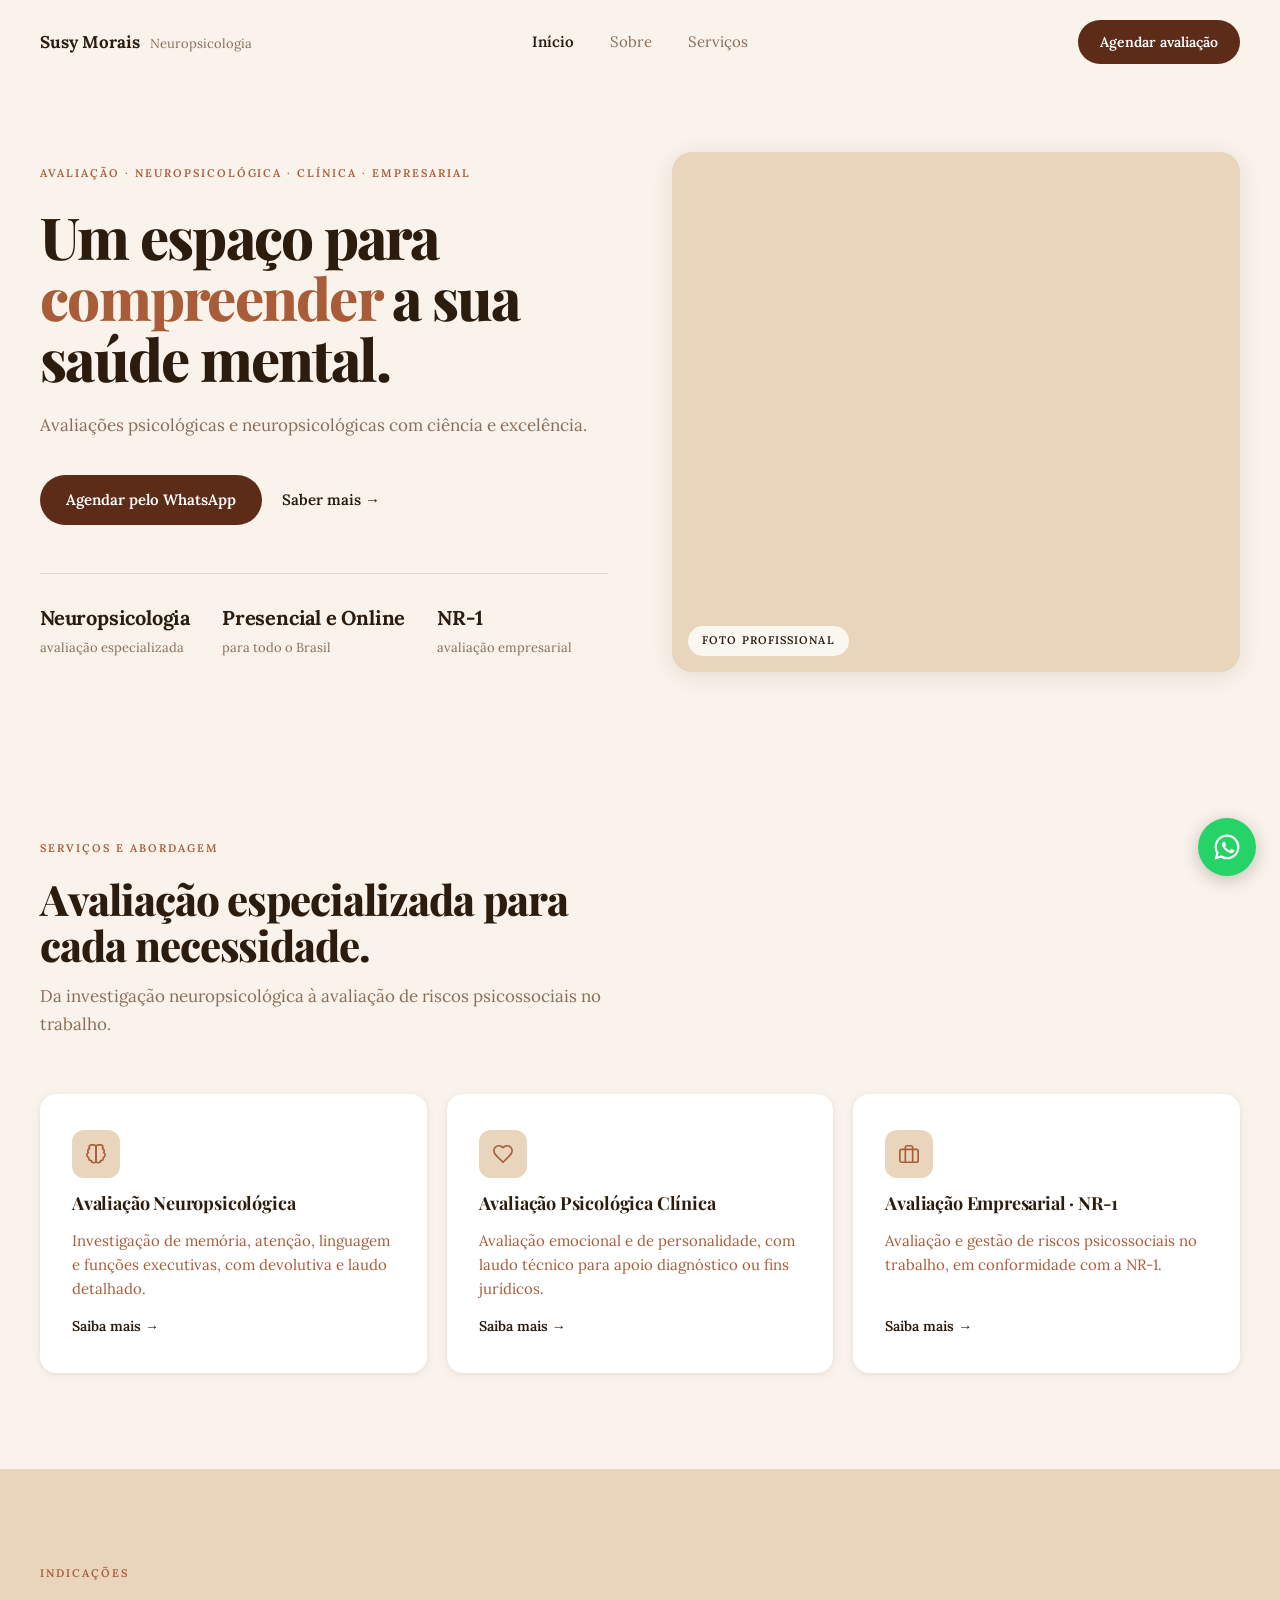
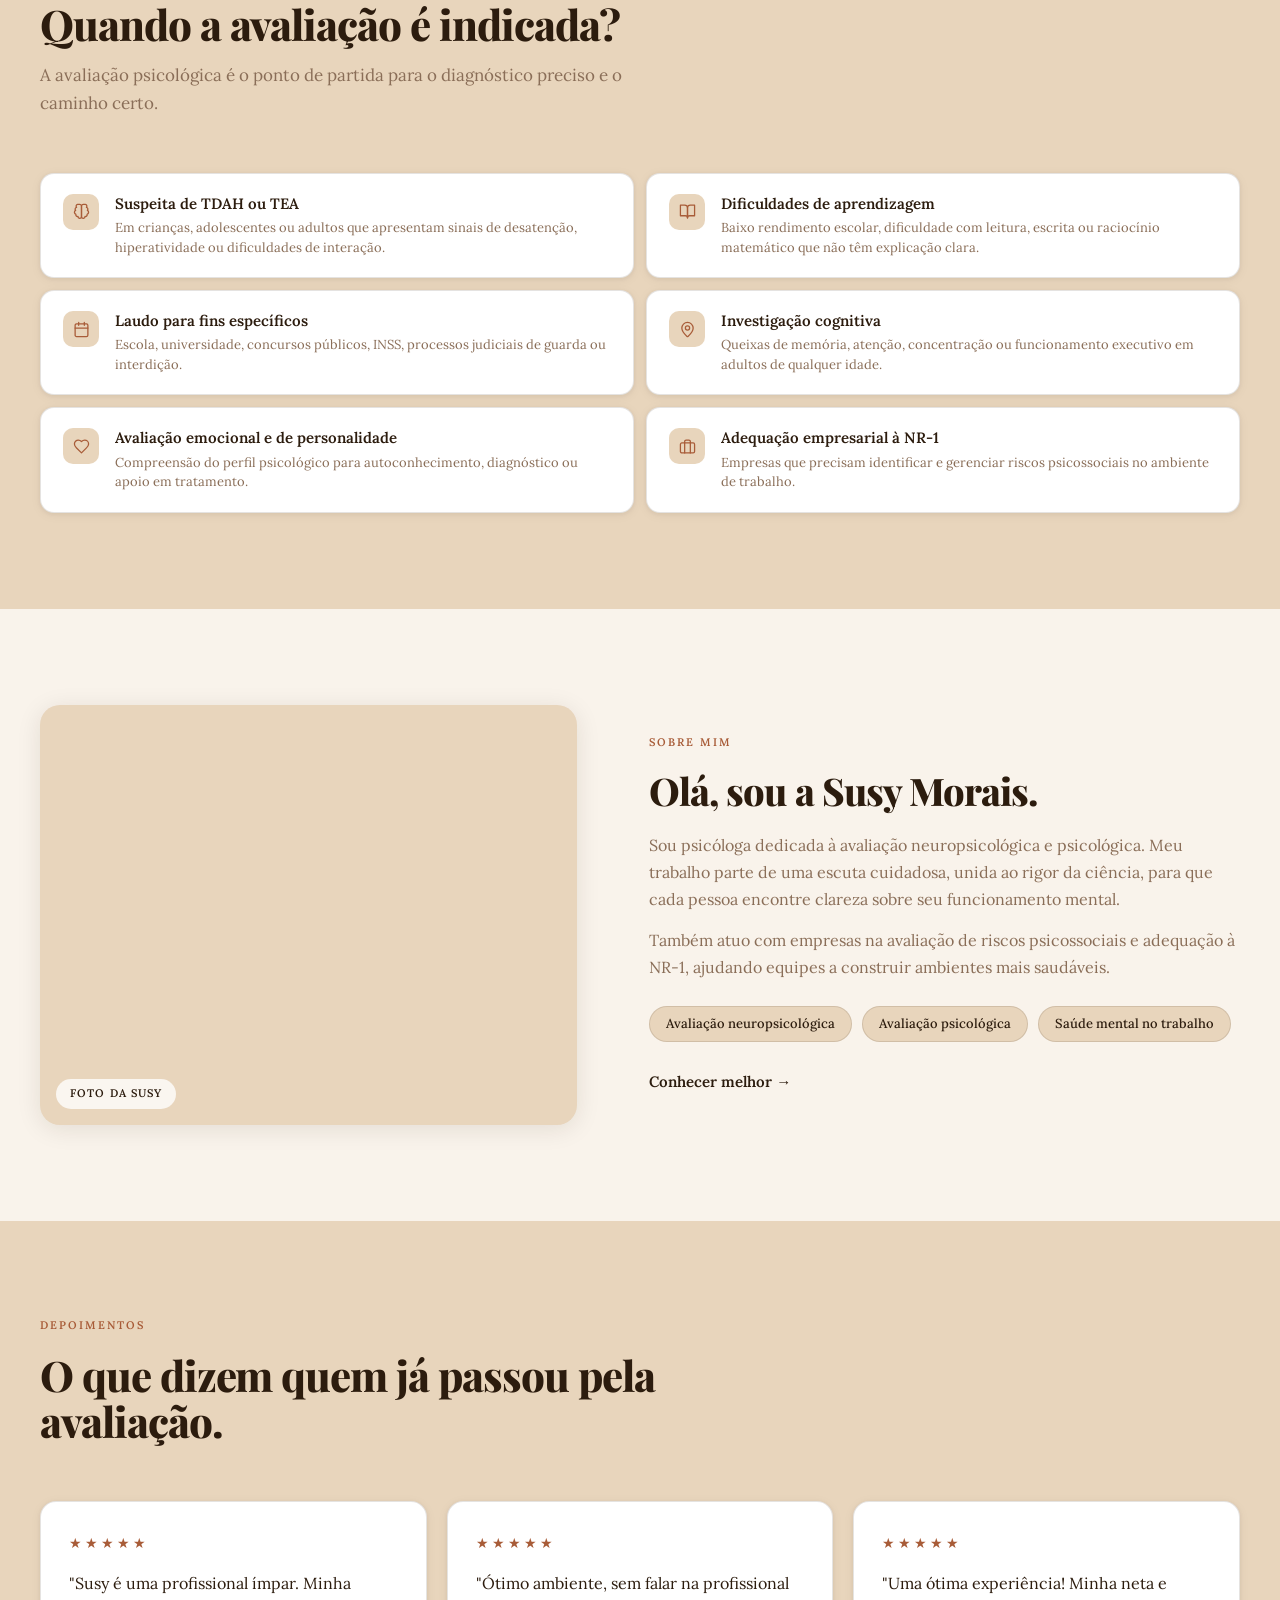
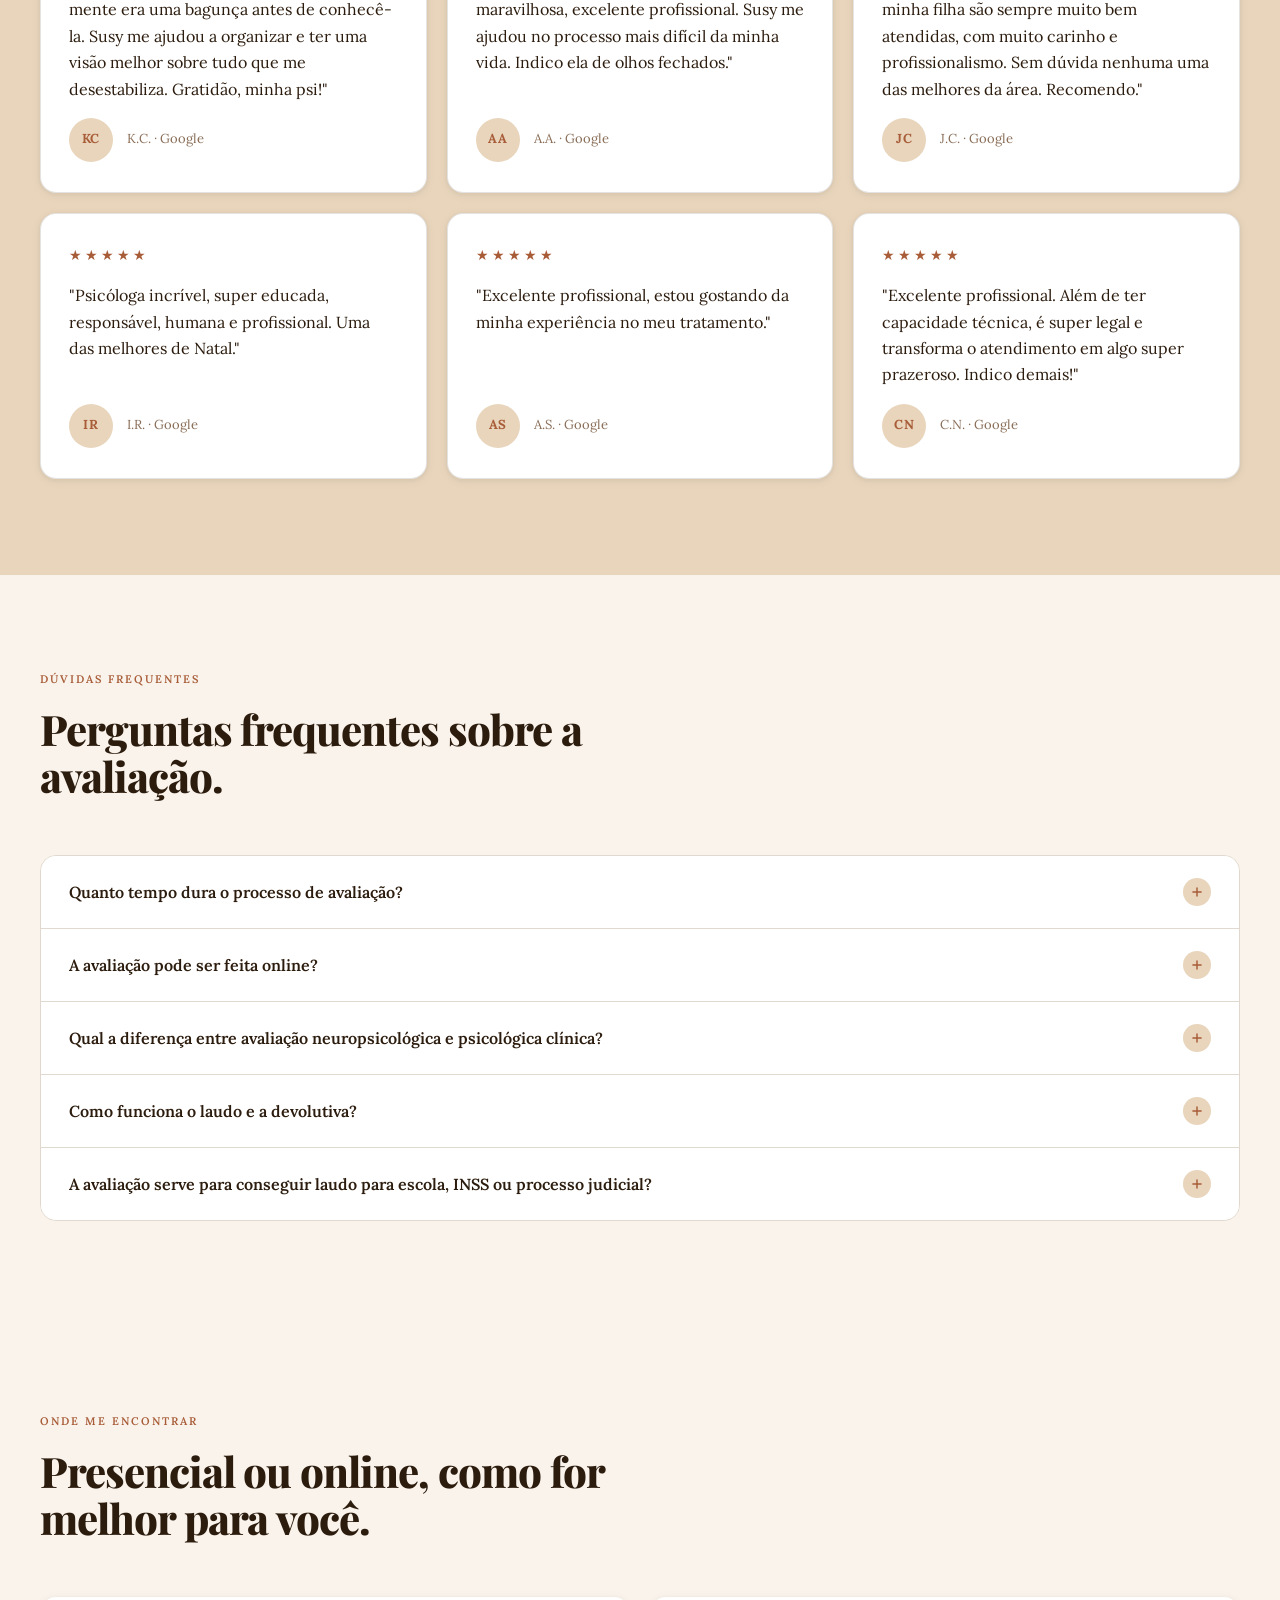
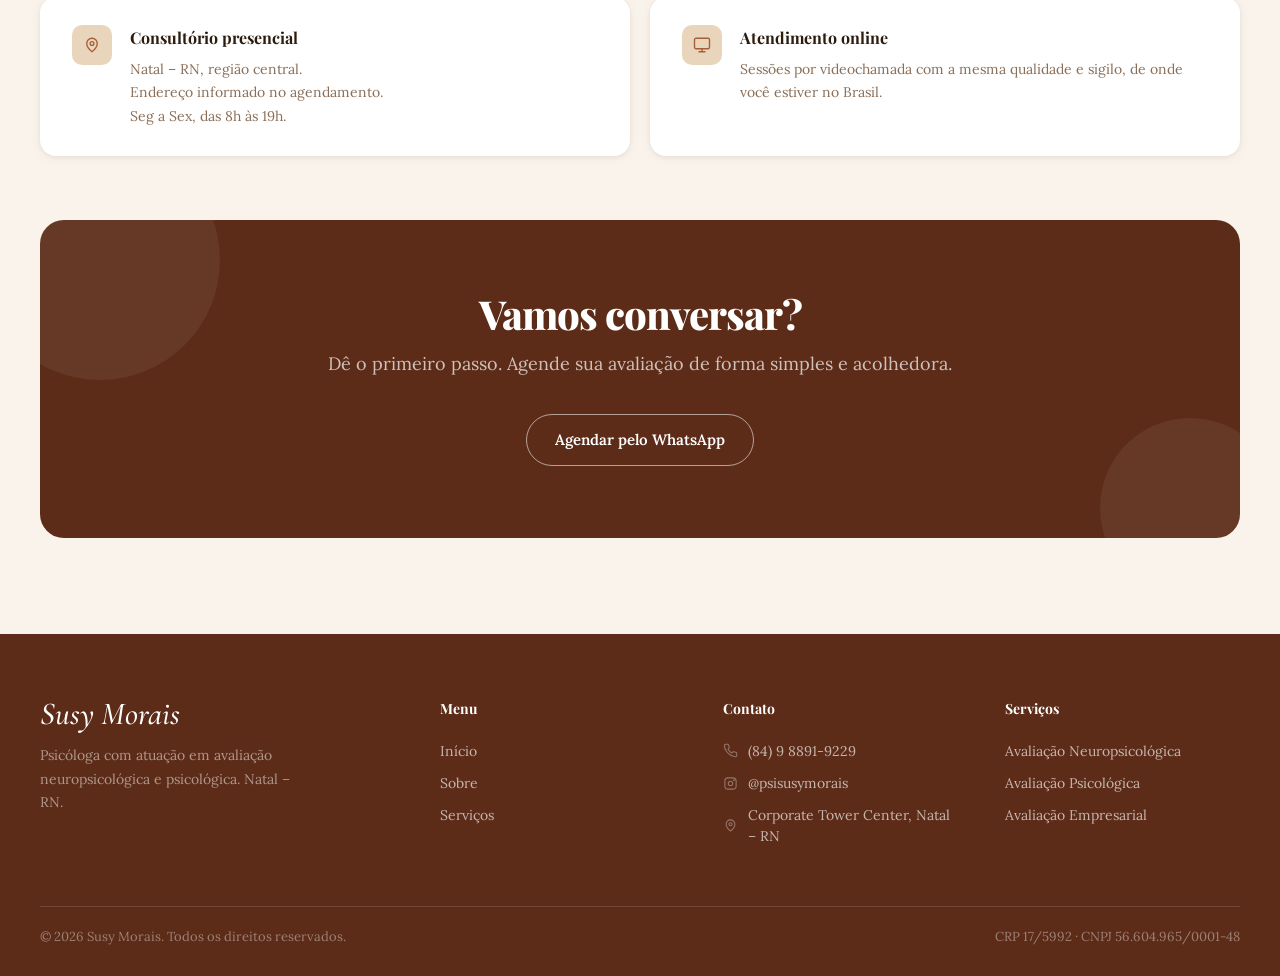
<file: index.html>
<!doctype html>
<html lang="pt-BR">
<head>
  <meta charset="utf-8" />
  <meta name="viewport" content="width=device-width, initial-scale=1" />
  <title>Susy Morais, Psicóloga · Avaliação Psicológica em Natal–RN</title>
  <meta name="description" content="Avaliações psicológicas e neuropsicológicas em Natal – RN. Laudos técnicos para crianças, adolescentes, adultos e empresas." />
  <link rel="stylesheet" href="styles.css" />
</head>
<body>

  <nav class="nav" id="nav">
    <a class="brand" href="index.html">
      <b>Susy Morais</b>
      <small>Neuropsicologia</small>
    </a>
    <div class="navlinks">
      <a href="index.html" aria-current="page">Início</a>
      <a href="sobre.html">Sobre</a>
      <a href="servicos.html">Serviços</a>
    </div>
    <a class="btn-nav" href="https://wa.me/5584988919229?text=Ol%C3%A1%20Susy%2C%20gostaria%20de%20agendar%20uma%20avalia%C3%A7%C3%A3o." target="_blank" rel="noopener">
      Agendar avaliação
    </a>
    <button class="menu-toggle" id="menuToggle" aria-label="Menu" aria-expanded="false">
      <svg width="24" height="24" viewBox="0 0 24 24" fill="none" stroke="currentColor" stroke-width="2" stroke-linecap="round">
        <line x1="3" y1="6" x2="21" y2="6"/><line x1="3" y1="12" x2="21" y2="12"/><line x1="3" y1="18" x2="21" y2="18"/>
      </svg>
    </button>
  </nav>
  <div class="nav-drawer" id="navDrawer">
    <a href="index.html" aria-current="page">Início</a>
    <a href="sobre.html">Sobre</a>
    <a href="servicos.html">Serviços</a>
    <a class="btn-nav" href="https://wa.me/5584988919229?text=Ol%C3%A1%20Susy%2C%20gostaria%20de%20agendar%20uma%20avalia%C3%A7%C3%A3o." target="_blank" rel="noopener">Agendar avaliação</a>
  </div>

  <!-- HERO -->
  <section class="hero">
    <div class="wrap hero-grid">
      <div>
        <p class="hero-eyebrow">Avaliação · Neuropsicológica · Clínica · Empresarial</p>
        <h1>Um espaço para <em>compreender</em> a sua saúde mental.</h1>
        <p class="hero-sub">Avaliações psicológicas e neuropsicológicas com ciência e excelência.</p>
        <div class="hero-cta">
          <a class="btn-primary" href="https://wa.me/5584988919229?text=Ol%C3%A1%20Susy%2C%20gostaria%20de%20agendar%20uma%20avalia%C3%A7%C3%A3o." target="_blank" rel="noopener">
            Agendar pelo WhatsApp
          </a>
          <a class="btn-ghost" href="servicos.html">Saber mais →</a>
        </div>
        <div class="hero-badges">
          <div><b>Neuropsicologia</b><span>avaliação especializada</span></div>
          <div><b>Presencial e Online</b><span>para todo o Brasil</span></div>
          <div><b>NR-1</b><span>avaliação empresarial</span></div>
        </div>
      </div>
      <div class="hero-photo photo-ph">
        <span class="ph-tag">Foto profissional</span>
      </div>
    </div>
  </section>

  <!-- SERVIÇOS -->
  <section class="sec">
    <div class="wrap">
      <div class="sec-head">
        <span class="eyebrow">Serviços e abordagem</span>
        <h2>Avaliação especializada para cada necessidade.</h2>
        <p>Da investigação neuropsicológica à avaliação de riscos psicossociais no trabalho.</p>
      </div>
      <div class="svc-grid">
        <a class="svc" href="avaliacao-neuropsicologica.html">
          <div class="svc-icon">
            <svg viewBox="0 0 24 24" fill="none" stroke="currentColor" stroke-width="1.8" stroke-linecap="round" stroke-linejoin="round"><path d="M9.5 2A2.5 2.5 0 0 1 12 4.5v15a2.5 2.5 0 0 1-4.96-.46 2.5 2.5 0 0 1-2.96-3.08 3 3 0 0 1-.34-5.58 2.5 2.5 0 0 1 1.32-4.24 2.5 2.5 0 0 1 1.44-4.14Z"/><path d="M14.5 2A2.5 2.5 0 0 0 12 4.5v15a2.5 2.5 0 0 0 4.96-.46 2.5 2.5 0 0 0 2.96-3.08 3 3 0 0 0 .34-5.58 2.5 2.5 0 0 0-1.32-4.24 2.5 2.5 0 0 0-1.44-4.14Z"/></svg>
          </div>
          <h3>Avaliação Neuropsicológica</h3>
          <p>Investigação de memória, atenção, linguagem e funções executivas, com devolutiva e laudo detalhado.</p>
          <span class="more">Saiba mais →</span>
        </a>
        <a class="svc" href="avaliacao-psicologica-clinica.html">
          <div class="svc-icon">
            <svg viewBox="0 0 24 24" fill="none" stroke="currentColor" stroke-width="1.8" stroke-linecap="round" stroke-linejoin="round"><path d="M19 14c1.49-1.46 3-3.21 3-5.5A5.5 5.5 0 0 0 16.5 3c-1.76 0-3 .5-4.5 2-1.5-1.5-2.74-2-4.5-2A5.5 5.5 0 0 0 2 8.5c0 2.3 1.5 4.05 3 5.5l7 7Z"/></svg>
          </div>
          <h3>Avaliação Psicológica Clínica</h3>
          <p>Avaliação emocional e de personalidade, com laudo técnico para apoio diagnóstico ou fins jurídicos.</p>
          <span class="more">Saiba mais →</span>
        </a>
        <a class="svc" href="avaliacao-empresarial-nr1.html">
          <div class="svc-icon">
            <svg viewBox="0 0 24 24" fill="none" stroke="currentColor" stroke-width="1.8" stroke-linecap="round" stroke-linejoin="round"><rect x="2" y="7" width="20" height="14" rx="2"/><path d="M16 21V5a2 2 0 0 0-2-2h-4a2 2 0 0 0-2 2v16"/></svg>
          </div>
          <h3>Avaliação Empresarial · NR-1</h3>
          <p>Avaliação e gestão de riscos psicossociais no trabalho, em conformidade com a NR-1.</p>
          <span class="more">Saiba mais →</span>
        </a>
      </div>
    </div>
  </section>

  <!-- QUANDO É INDICADO -->
  <section class="sec tint">
    <div class="wrap">
      <div class="sec-head">
        <span class="eyebrow">Indicações</span>
        <h2>Quando a avaliação é indicada?</h2>
        <p>A avaliação psicológica é o ponto de partida para o diagnóstico preciso e o caminho certo.</p>
      </div>
      <div class="when-grid">
        <div class="when-item">
          <div class="when-icon">
            <svg viewBox="0 0 24 24"><path d="M9.5 2A2.5 2.5 0 0 1 12 4.5v15a2.5 2.5 0 0 1-4.96-.46 2.5 2.5 0 0 1-2.96-3.08 3 3 0 0 1-.34-5.58 2.5 2.5 0 0 1 1.32-4.24 2.5 2.5 0 0 1 1.44-4.14Z"/><path d="M14.5 2A2.5 2.5 0 0 0 12 4.5v15a2.5 2.5 0 0 0 4.96-.46 2.5 2.5 0 0 0 2.96-3.08 3 3 0 0 0 .34-5.58 2.5 2.5 0 0 0-1.32-4.24 2.5 2.5 0 0 0-1.44-4.14Z"/></svg>
          </div>
          <div class="when-item-text">
            <p>Suspeita de TDAH ou TEA</p>
            <p>Em crianças, adolescentes ou adultos que apresentam sinais de desatenção, hiperatividade ou dificuldades de interação.</p>
          </div>
        </div>
        <div class="when-item">
          <div class="when-icon">
            <svg viewBox="0 0 24 24"><path d="M2 3h6a4 4 0 0 1 4 4v14a3 3 0 0 0-3-3H2z"/><path d="M22 3h-6a4 4 0 0 0-4 4v14a3 3 0 0 1 3-3h7z"/></svg>
          </div>
          <div class="when-item-text">
            <p>Dificuldades de aprendizagem</p>
            <p>Baixo rendimento escolar, dificuldade com leitura, escrita ou raciocínio matemático que não têm explicação clara.</p>
          </div>
        </div>
        <div class="when-item">
          <div class="when-icon">
            <svg viewBox="0 0 24 24"><rect x="3" y="4" width="18" height="18" rx="2" ry="2"/><line x1="16" y1="2" x2="16" y2="6"/><line x1="8" y1="2" x2="8" y2="6"/><line x1="3" y1="10" x2="21" y2="10"/></svg>
          </div>
          <div class="when-item-text">
            <p>Laudo para fins específicos</p>
            <p>Escola, universidade, concursos públicos, INSS, processos judiciais de guarda ou interdição.</p>
          </div>
        </div>
        <div class="when-item">
          <div class="when-icon">
            <svg viewBox="0 0 24 24"><path d="M12 2a8 8 0 0 0-8 8c0 5.4 7.05 11.5 7.35 11.76a1 1 0 0 0 1.3 0C12.95 21.5 20 15.4 20 10a8 8 0 0 0-8-8Z"/><circle cx="12" cy="10" r="3"/></svg>
          </div>
          <div class="when-item-text">
            <p>Investigação cognitiva</p>
            <p>Queixas de memória, atenção, concentração ou funcionamento executivo em adultos de qualquer idade.</p>
          </div>
        </div>
        <div class="when-item">
          <div class="when-icon">
            <svg viewBox="0 0 24 24"><path d="M19 14c1.49-1.46 3-3.21 3-5.5A5.5 5.5 0 0 0 16.5 3c-1.76 0-3 .5-4.5 2-1.5-1.5-2.74-2-4.5-2A5.5 5.5 0 0 0 2 8.5c0 2.3 1.5 4.05 3 5.5l7 7Z"/></svg>
          </div>
          <div class="when-item-text">
            <p>Avaliação emocional e de personalidade</p>
            <p>Compreensão do perfil psicológico para autoconhecimento, diagnóstico ou apoio em tratamento.</p>
          </div>
        </div>
        <div class="when-item">
          <div class="when-icon">
            <svg viewBox="0 0 24 24"><rect x="2" y="7" width="20" height="14" rx="2"/><path d="M16 21V5a2 2 0 0 0-2-2h-4a2 2 0 0 0-2 2v16"/></svg>
          </div>
          <div class="when-item-text">
            <p>Adequação empresarial à NR-1</p>
            <p>Empresas que precisam identificar e gerenciar riscos psicossociais no ambiente de trabalho.</p>
          </div>
        </div>
      </div>
    </div>
  </section>

  <!-- SOBRE -->
  <section class="sec">
    <div class="wrap about-grid">
      <div class="about-photo photo-ph">
        <span class="ph-tag">Foto da Susy</span>
      </div>
      <div class="about-text">
        <span class="eyebrow">Sobre mim</span>
        <h2>Olá, sou a Susy Morais.</h2>
        <p>Sou psicóloga dedicada à avaliação neuropsicológica e psicológica. Meu trabalho parte de uma escuta cuidadosa, unida ao rigor da ciência, para que cada pessoa encontre clareza sobre seu funcionamento mental.</p>
        <p>Também atuo com empresas na avaliação de riscos psicossociais e adequação à NR-1, ajudando equipes a construir ambientes mais saudáveis.</p>
        <div class="about-tags">
          <span>Avaliação neuropsicológica</span>
          <span>Avaliação psicológica</span>
          <span>Saúde mental no trabalho</span>
        </div>
        <a class="btn-ghost" href="sobre.html" style="margin-top:28px;display:inline-flex;">Conhecer melhor →</a>
      </div>
    </div>
  </section>

  <!-- DEPOIMENTOS -->
  <section class="sec tint">
    <div class="wrap">
      <div class="sec-head">
        <span class="eyebrow">Depoimentos</span>
        <h2>O que dizem quem já passou pela avaliação.</h2>
      </div>
      <div class="testi-grid">
        <div class="testi">
          <p class="stars">★★★★★</p>
          <p class="quote">"Susy é uma profissional ímpar. Minha mente era uma bagunça antes de conhecê-la. Susy me ajudou a organizar e ter uma visão melhor sobre tudo que me desestabiliza. Gratidão, minha psi!"</p>
          <div class="who">
            <div class="testi-avatar">KC</div>
            <span>K.C. · Google</span>
          </div>
        </div>
        <div class="testi">
          <p class="stars">★★★★★</p>
          <p class="quote">"Ótimo ambiente, sem falar na profissional maravilhosa, excelente profissional. Susy me ajudou no processo mais difícil da minha vida. Indico ela de olhos fechados."</p>
          <div class="who">
            <div class="testi-avatar">AA</div>
            <span>A.A. · Google</span>
          </div>
        </div>
        <div class="testi">
          <p class="stars">★★★★★</p>
          <p class="quote">"Uma ótima experiência! Minha neta e minha filha são sempre muito bem atendidas, com muito carinho e profissionalismo. Sem dúvida nenhuma uma das melhores da área. Recomendo."</p>
          <div class="who">
            <div class="testi-avatar">JC</div>
            <span>J.C. · Google</span>
          </div>
        </div>
        <div class="testi">
          <p class="stars">★★★★★</p>
          <p class="quote">"Psicóloga incrível, super educada, responsável, humana e profissional. Uma das melhores de Natal."</p>
          <div class="who">
            <div class="testi-avatar">IR</div>
            <span>I.R. · Google</span>
          </div>
        </div>
        <div class="testi">
          <p class="stars">★★★★★</p>
          <p class="quote">"Excelente profissional, estou gostando da minha experiência no meu tratamento."</p>
          <div class="who">
            <div class="testi-avatar">AS</div>
            <span>A.S. · Google</span>
          </div>
        </div>
        <div class="testi">
          <p class="stars">★★★★★</p>
          <p class="quote">"Excelente profissional. Além de ter capacidade técnica, é super legal e transforma o atendimento em algo super prazeroso. Indico demais!"</p>
          <div class="who">
            <div class="testi-avatar">CN</div>
            <span>C.N. · Google</span>
          </div>
        </div>
      </div>
    </div>
  </section>

  <!-- FAQ -->
  <section class="sec">
    <div class="wrap">
      <div class="sec-head">
        <span class="eyebrow">Dúvidas frequentes</span>
        <h2>Perguntas frequentes sobre a avaliação.</h2>
      </div>
      <div class="faq-list">
        <details>
          <summary>
            <span class="faq-q">Quanto tempo dura o processo de avaliação?</span>
            <span class="faq-icon"><svg viewBox="0 0 24 24"><line x1="12" y1="5" x2="12" y2="19"/><line x1="5" y1="12" x2="19" y2="12"/></svg></span>
          </summary>
          <div class="faq-body"><p>Depende do tipo e da demanda. A avaliação neuropsicológica costuma ter entre 8 e 12 sessões; a psicológica clínica, de 6 a 10 sessões. A empresarial varia conforme o número de colaboradores e setores.</p></div>
        </details>
        <details>
          <summary>
            <span class="faq-q">A avaliação pode ser feita online?</span>
            <span class="faq-icon"><svg viewBox="0 0 24 24"><line x1="12" y1="5" x2="12" y2="19"/><line x1="5" y1="12" x2="19" y2="12"/></svg></span>
          </summary>
          <div class="faq-body"><p>Sim. Realizo avaliações online para todo o Brasil, com a mesma qualidade, sigilo e rigor técnico das sessões presenciais. A plataforma e o protocolo são adaptados para garantir a validade dos instrumentos.</p></div>
        </details>
        <details>
          <summary>
            <span class="faq-q">Qual a diferença entre avaliação neuropsicológica e psicológica clínica?</span>
            <span class="faq-icon"><svg viewBox="0 0 24 24"><line x1="12" y1="5" x2="12" y2="19"/><line x1="5" y1="12" x2="19" y2="12"/></svg></span>
          </summary>
          <div class="faq-body"><p>A avaliação neuropsicológica investiga funções cognitivas específicas: memória, atenção, funções executivas, linguagem e raciocínio, indicada para suspeita de TDAH, TEA e dificuldades de aprendizagem. A psicológica clínica avalia aspectos emocionais, de personalidade e de saúde mental, indicada para diagnóstico psiquiátrico, fins jurídicos e autoconhecimento.</p></div>
        </details>
        <details>
          <summary>
            <span class="faq-q">Como funciona o laudo e a devolutiva?</span>
            <span class="faq-icon"><svg viewBox="0 0 24 24"><line x1="12" y1="5" x2="12" y2="19"/><line x1="5" y1="12" x2="19" y2="12"/></svg></span>
          </summary>
          <div class="faq-body"><p>Ao final do processo, você recebe um laudo técnico detalhado com conclusões, hipóteses diagnósticas e orientações. Há também uma sessão de devolutiva, um encontro dedicado a explicar os resultados com linguagem acessível e responder suas dúvidas.</p></div>
        </details>
        <details>
          <summary>
            <span class="faq-q">A avaliação serve para conseguir laudo para escola, INSS ou processo judicial?</span>
            <span class="faq-icon"><svg viewBox="0 0 24 24"><line x1="12" y1="5" x2="12" y2="19"/><line x1="5" y1="12" x2="19" y2="12"/></svg></span>
          </summary>
          <div class="faq-body"><p>Sim. A avaliação psicológica e neuropsicológica pode embasar documentos para fins educacionais (adaptações escolares, ENEM), jurídicos (guarda, interdição) e previdenciários (INSS). O laudo é assinado por psicóloga com CRP ativo.</p></div>
        </details>
      </div>
    </div>
  </section>

  <!-- LOCALIZAÇÃO -->
  <section class="sec">
    <div class="wrap">
      <div class="sec-head">
        <span class="eyebrow">Onde me encontrar</span>
        <h2>Presencial ou online, como for melhor para você.</h2>
      </div>
      <div class="loc-grid">
        <div class="loc-card">
          <div class="loc-icon">
            <svg viewBox="0 0 24 24" fill="none" stroke="currentColor" stroke-width="1.8" stroke-linecap="round" stroke-linejoin="round"><path d="M12 21s7-5.5 7-11a7 7 0 1 0-14 0c0 5.5 7 11 7 11Z"/><circle cx="12" cy="10" r="2.5"/></svg>
          </div>
          <div>
            <h4>Consultório presencial</h4>
            <p>Natal – RN, região central.<br>Endereço informado no agendamento.<br>Seg a Sex, das 8h às 19h.</p>
          </div>
        </div>
        <div class="loc-card">
          <div class="loc-icon">
            <svg viewBox="0 0 24 24" fill="none" stroke="currentColor" stroke-width="1.8" stroke-linecap="round" stroke-linejoin="round"><rect x="2" y="3" width="20" height="14" rx="2"/><path d="M8 21h8M12 17v4"/></svg>
          </div>
          <div>
            <h4>Atendimento online</h4>
            <p>Sessões por videochamada com a mesma qualidade e sigilo, de onde você estiver no Brasil.</p>
          </div>
        </div>
      </div>

      <div class="cta-band">
        <div class="cta-blob" style="width:240px;height:240px;top:-80px;left:-60px;"></div>
        <div class="cta-blob" style="width:180px;height:180px;bottom:-60px;right:-40px;"></div>
        <h2>Vamos conversar?</h2>
        <p>Dê o primeiro passo. Agende sua avaliação de forma simples e acolhedora.</p>
        <a class="btn-outline-light" href="https://wa.me/5584988919229?text=Ol%C3%A1%20Susy%2C%20gostaria%20de%20agendar%20uma%20avalia%C3%A7%C3%A3o." target="_blank" rel="noopener">
          Agendar pelo WhatsApp
        </a>
      </div>
    </div>
  </section>

  <!-- FOOTER -->
  <footer class="site-footer">
    <div class="wrap">
      <div class="footer-inner">
        <div>
          <em class="f-name">Susy Morais</em>
          <p class="f-brand-desc">Psicóloga com atuação em avaliação neuropsicológica e psicológica. Natal – RN.</p>
        </div>
        <div class="footer-col">
          <h4>Menu</h4>
          <a href="index.html">Início</a>
          <a href="sobre.html">Sobre</a>
          <a href="servicos.html">Serviços</a>
        </div>
        <div class="footer-col">
          <h4>Contato</h4>
          <a href="https://wa.me/5584988919229" target="_blank" rel="noopener">
            <svg viewBox="0 0 24 24" fill="none" stroke="currentColor" stroke-width="1.7" stroke-linecap="round" stroke-linejoin="round"><path d="M22 16.92v3a2 2 0 0 1-2.18 2 19.8 19.8 0 0 1-8.63-3.07 19.5 19.5 0 0 1-6-6 19.8 19.8 0 0 1-3.07-8.67A2 2 0 0 1 4.11 2h3a2 2 0 0 1 2 1.72c.13.96.36 1.9.7 2.81a2 2 0 0 1-.45 2.11L8.09 9.91a16 16 0 0 0 6 6l1.27-1.27a2 2 0 0 1 2.11-.45c.9.34 1.85.57 2.81.7A2 2 0 0 1 22 16.92Z"/></svg>
            (84) 9 8891-9229
          </a>
          <a href="https://instagram.com/psisusymorais" target="_blank" rel="noopener">
            <svg viewBox="0 0 24 24" fill="none" stroke="currentColor" stroke-width="1.7" stroke-linecap="round" stroke-linejoin="round"><rect x="3" y="3" width="18" height="18" rx="5"/><circle cx="12" cy="12" r="3.5"/><circle cx="17.5" cy="6.5" r=".6" fill="currentColor"/></svg>
            @psisusymorais
          </a>          <a href="https://www.google.com/maps/place/Corporate+Tower+Center/@-5.8206722,-35.2109868,18z" target="_blank" rel="noopener">
            <svg viewBox="0 0 24 24" fill="none" stroke="currentColor" stroke-width="1.7" stroke-linecap="round" stroke-linejoin="round"><path d="M12 21s7-5.5 7-11a7 7 0 1 0-14 0c0 5.5 7 11 7 11Z"/><circle cx="12" cy="10" r="2.5"/></svg>
            Corporate Tower Center, Natal – RN
          </a>        </div>
        <div class="footer-col">
          <h4>Serviços</h4>
          <a href="avaliacao-neuropsicologica.html">Avaliação Neuropsicológica</a>
          <a href="avaliacao-psicologica-clinica.html">Avaliação Psicológica</a>
          <a href="avaliacao-empresarial-nr1.html">Avaliação Empresarial</a>
        </div>
      </div>
      <div class="footer-bottom">
        <span>© 2026 Susy Morais. Todos os direitos reservados.</span>
        <span>CRP 17/5992 · CNPJ 56.604.965/0001-48</span>
      </div>
    </div>
  </footer>

  <a class="wa-float" href="https://wa.me/5584988919229?text=Ol%C3%A1%20Susy%2C%20gostaria%20de%20agendar%20uma%20avalia%C3%A7%C3%A3o." target="_blank" rel="noopener" aria-label="WhatsApp">
    <svg viewBox="0 0 24 24" xmlns="http://www.w3.org/2000/svg"><path d="M12.04 2C6.58 2 2.13 6.45 2.13 11.91c0 1.75.46 3.45 1.32 4.95L2 22l5.25-1.38a9.9 9.9 0 0 0 4.79 1.22h.01c5.46 0 9.91-4.45 9.91-9.91 0-2.65-1.03-5.14-2.9-7.01A9.82 9.82 0 0 0 12.04 2Zm0 1.82c2.16 0 4.18.84 5.71 2.37a8.02 8.02 0 0 1 2.37 5.72c0 4.46-3.63 8.09-8.1 8.09a8.1 8.1 0 0 1-4.13-1.13l-.3-.18-3.07.81.82-3-.19-.31a8.05 8.05 0 0 1-1.24-4.29c0-4.46 3.63-8.09 8.1-8.09Zm-2.6 3.98c-.16 0-.42.06-.64.3-.22.24-.85.83-.85 2.02 0 1.19.87 2.34.99 2.5.12.16 1.7 2.6 4.12 3.64.58.25 1.03.4 1.38.51.58.18 1.11.16 1.53.1.47-.07 1.43-.58 1.63-1.15.2-.56.2-1.05.14-1.15-.06-.1-.22-.16-.46-.28-.24-.12-1.43-.71-1.65-.79-.22-.08-.38-.12-.54.12-.16.24-.62.79-.76.95-.14.16-.28.18-.52.06-.24-.12-1.02-.38-1.94-1.2-.72-.64-1.2-1.43-1.34-1.67-.14-.24-.01-.37.11-.49.11-.11.24-.28.36-.42.12-.14.16-.24.24-.4.08-.16.04-.3-.02-.42-.06-.12-.54-1.3-.74-1.78-.2-.47-.4-.4-.54-.41h-.46Z"/></svg>
  </a>
  <script src="main.js"></script>
</body>
</html>
</file>
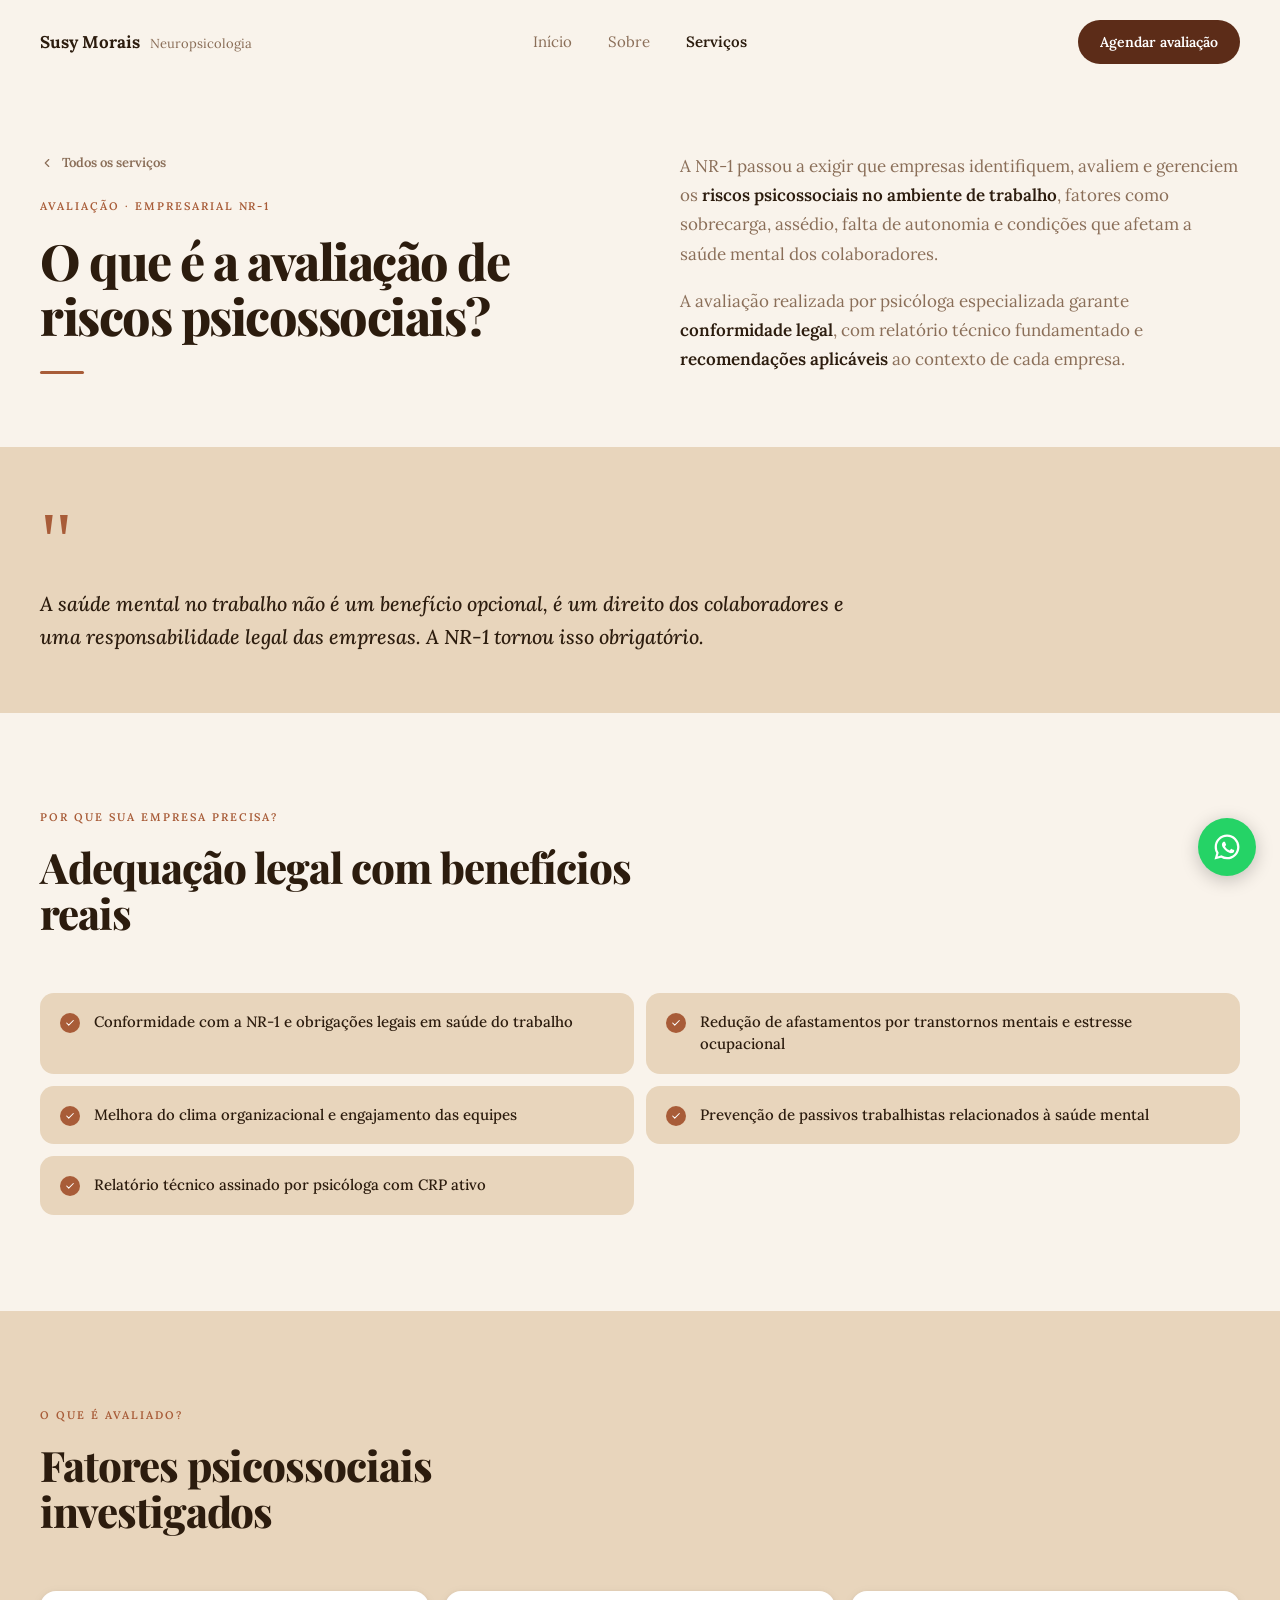
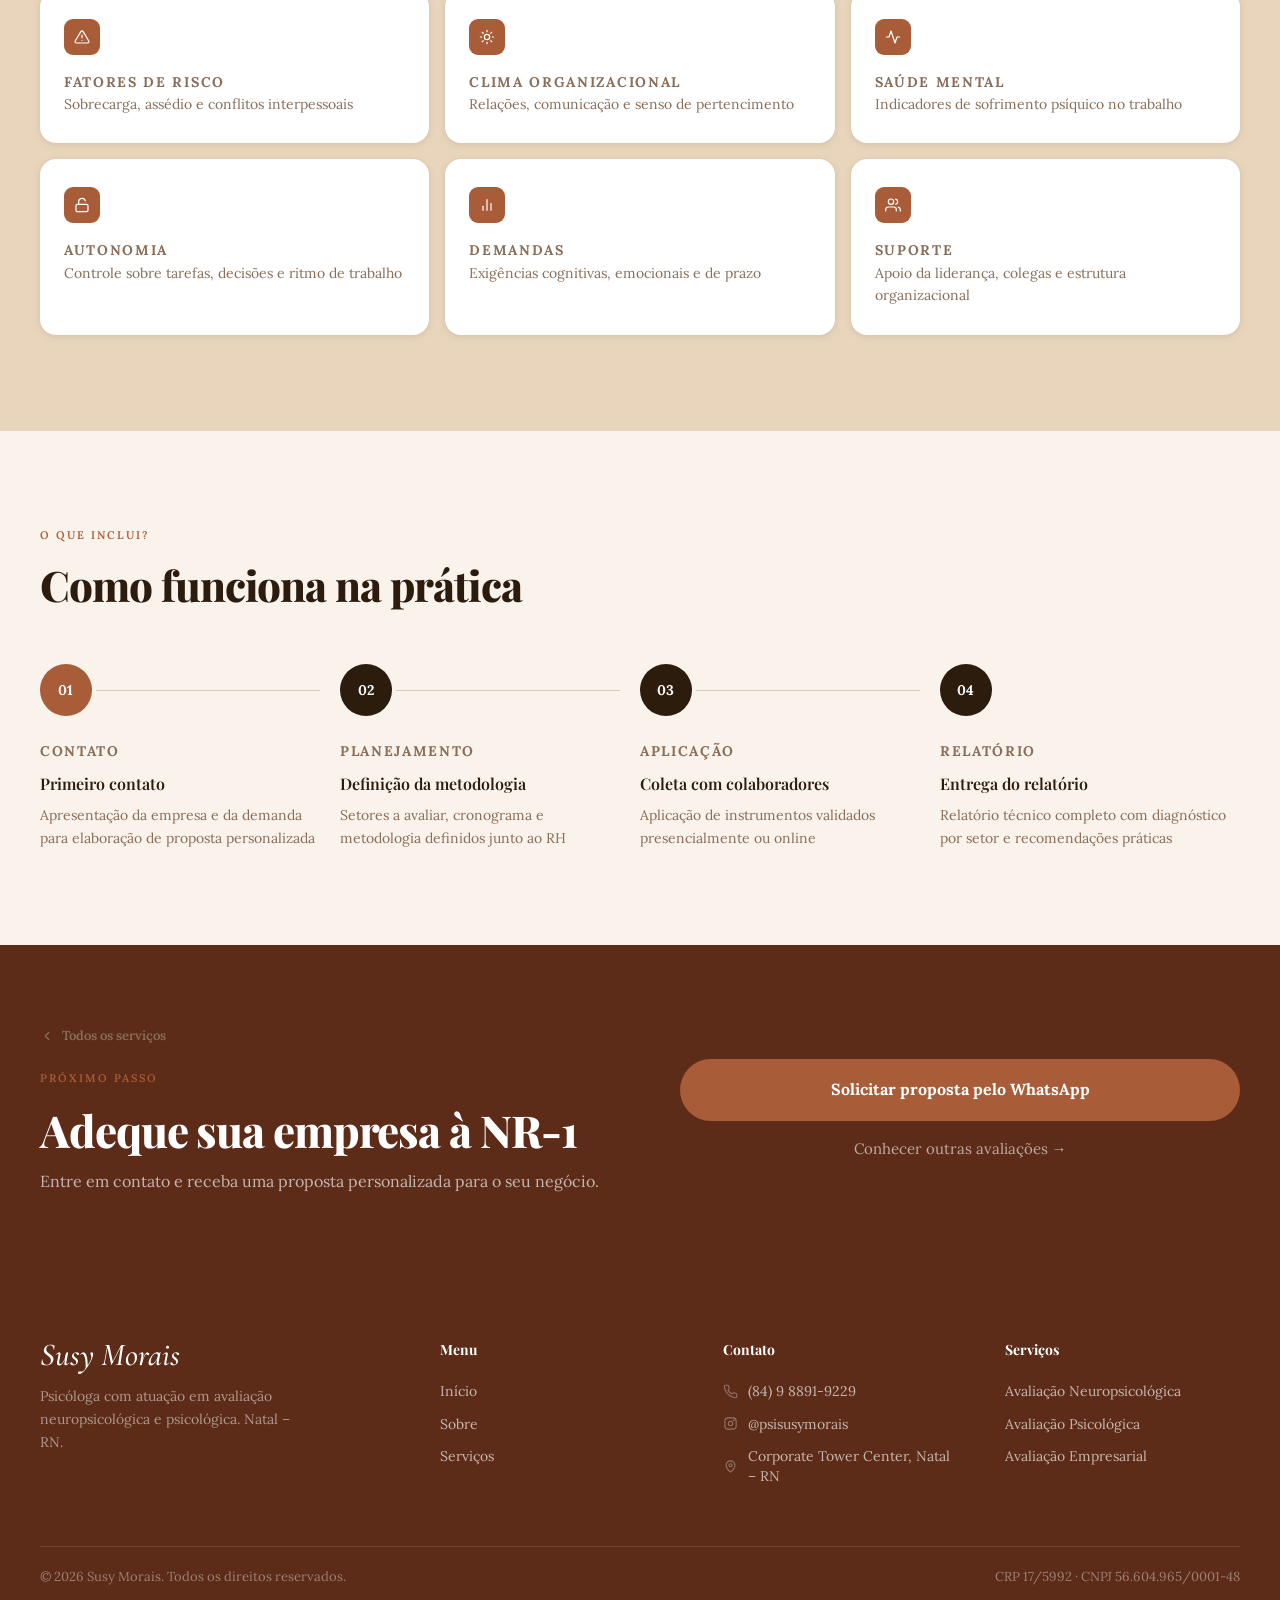
<file: avaliacao-empresarial-nr1.html>
<!doctype html>
<html lang="pt-BR">
<head>
  <meta charset="utf-8" />
  <meta name="viewport" content="width=device-width, initial-scale=1" />
  <title>Avaliação Empresarial · NR-1, Susy Morais · Psicóloga</title>
  <meta name="description" content="Avaliação de riscos psicossociais para adequação à NR-1. Relatório técnico e recomendações por setor. Natal – RN e online." />
  <link rel="stylesheet" href="styles.css" />
</head>
<body>

  <nav class="nav" id="nav">
    <a class="brand" href="index.html">
      <b>Susy Morais</b>
      <small>Neuropsicologia</small>
    </a>
    <div class="navlinks">
      <a href="index.html">Início</a>
      <a href="sobre.html">Sobre</a>
      <a href="servicos.html" aria-current="page">Serviços</a>
    </div>
    <a class="btn-nav" href="https://wa.me/5584988919229?text=Ol%C3%A1%20Susy%2C%20gostaria%20de%20saber%20sobre%20a%20avalia%C3%A7%C3%A3o%20empresarial%20NR-1." target="_blank" rel="noopener">Agendar avaliação</a>
    <button class="menu-toggle" id="menuToggle" aria-label="Menu" aria-expanded="false">
      <svg width="24" height="24" viewBox="0 0 24 24" fill="none" stroke="currentColor" stroke-width="2" stroke-linecap="round">
        <line x1="3" y1="6" x2="21" y2="6"/><line x1="3" y1="12" x2="21" y2="12"/><line x1="3" y1="18" x2="21" y2="18"/>
      </svg>
    </button>
  </nav>
  <div class="nav-drawer" id="navDrawer">
    <a href="index.html">Início</a>
    <a href="sobre.html">Sobre</a>
    <a href="servicos.html" aria-current="page">Serviços</a>
    <a class="btn-nav" href="https://wa.me/5584988919229?text=Ol%C3%A1%20Susy%2C%20gostaria%20de%20saber%20sobre%20a%20avalia%C3%A7%C3%A3o%20empresarial%20NR-1." target="_blank" rel="noopener">Agendar avaliação</a>
  </div>

  <!-- HERO -->
  <section class="dp-hero">
    <div class="wrap dp-hero-grid">
      <div>
        <a class="back-link" href="servicos.html">
          <svg viewBox="0 0 24 24" fill="none" stroke="currentColor" stroke-width="2" stroke-linecap="round" stroke-linejoin="round"><polyline points="15 18 9 12 15 6"/></svg>
          Todos os serviços
        </a>
        <span class="eyebrow">Avaliação · Empresarial NR-1</span>
        <h1>O que é a avaliação de riscos psicossociais?</h1>
        <div class="dp-deco"></div>
      </div>
      <div class="dp-hero-text">
        <p>A NR-1 passou a exigir que empresas identifiquem, avaliem e gerenciem os <strong>riscos psicossociais no ambiente de trabalho</strong>, fatores como sobrecarga, assédio, falta de autonomia e condições que afetam a saúde mental dos colaboradores.</p>
        <p>A avaliação realizada por psicóloga especializada garante <strong>conformidade legal</strong>, com relatório técnico fundamentado e <strong>recomendações aplicáveis</strong> ao contexto de cada empresa.</p>
      </div>
    </div>
  </section>

  <!-- CITAÇÃO -->
  <div class="dp-quote">
    <div class="wrap">
      <div class="dp-qmark">"</div>
      <p>A saúde mental no trabalho não é um benefício opcional, é um direito dos colaboradores e uma responsabilidade legal das empresas. A NR-1 tornou isso obrigatório.</p>
    </div>
  </div>

  <!-- POR QUE SUA EMPRESA PRECISA -->
  <section class="sec">
    <div class="wrap">
      <div class="sec-head">
        <span class="eyebrow">Por que sua empresa precisa?</span>
        <h2>Adequação legal com benefícios reais</h2>
      </div>
      <div class="check-grid">
        <div class="check-item">
          <div class="check-icon"><svg viewBox="0 0 24 24"><path d="M20 6 9 17l-5-5"/></svg></div>
          <p>Conformidade com a NR-1 e obrigações legais em saúde do trabalho</p>
        </div>
        <div class="check-item">
          <div class="check-icon"><svg viewBox="0 0 24 24"><path d="M20 6 9 17l-5-5"/></svg></div>
          <p>Redução de afastamentos por transtornos mentais e estresse ocupacional</p>
        </div>
        <div class="check-item">
          <div class="check-icon"><svg viewBox="0 0 24 24"><path d="M20 6 9 17l-5-5"/></svg></div>
          <p>Melhora do clima organizacional e engajamento das equipes</p>
        </div>
        <div class="check-item">
          <div class="check-icon"><svg viewBox="0 0 24 24"><path d="M20 6 9 17l-5-5"/></svg></div>
          <p>Prevenção de passivos trabalhistas relacionados à saúde mental</p>
        </div>
        <div class="check-item">
          <div class="check-icon"><svg viewBox="0 0 24 24"><path d="M20 6 9 17l-5-5"/></svg></div>
          <p>Relatório técnico assinado por psicóloga com CRP ativo</p>
        </div>
      </div>
    </div>
  </section>

  <!-- O QUE É AVALIADO -->
  <section class="sec tint">
    <div class="wrap">
      <div class="sec-head">
        <span class="eyebrow">O que é avaliado?</span>
        <h2>Fatores psicossociais investigados</h2>
      </div>
      <div class="func-grid">
        <div class="func-card">
          <div class="func-icon">
            <svg viewBox="0 0 24 24"><path d="M10.29 3.86L1.82 18a2 2 0 0 0 1.71 3h16.94a2 2 0 0 0 1.71-3L13.71 3.86a2 2 0 0 0-3.42 0z"/><line x1="12" y1="9" x2="12" y2="13"/><line x1="12" y1="17" x2="12.01" y2="17"/></svg>
          </div>
          <p class="func-label">Fatores de risco</p>
          <p>Sobrecarga, assédio e conflitos interpessoais</p>
        </div>
        <div class="func-card">
          <div class="func-icon">
            <svg viewBox="0 0 24 24"><circle cx="12" cy="12" r="4"/><path d="M12 2v2M12 20v2M4.93 4.93l1.41 1.41M17.66 17.66l1.41 1.41M2 12h2M20 12h2M6.34 17.66l-1.41 1.41M19.07 4.93l-1.41 1.41"/></svg>
          </div>
          <p class="func-label">Clima organizacional</p>
          <p>Relações, comunicação e senso de pertencimento</p>
        </div>
        <div class="func-card">
          <div class="func-icon">
            <svg viewBox="0 0 24 24"><polyline points="22 12 18 12 15 21 9 3 6 12 2 12"/></svg>
          </div>
          <p class="func-label">Saúde mental</p>
          <p>Indicadores de sofrimento psíquico no trabalho</p>
        </div>
        <div class="func-card">
          <div class="func-icon">
            <svg viewBox="0 0 24 24"><rect x="3" y="11" width="18" height="11" rx="2" ry="2"/><path d="M7 11V7a5 5 0 0 1 9.9-1"/></svg>
          </div>
          <p class="func-label">Autonomia</p>
          <p>Controle sobre tarefas, decisões e ritmo de trabalho</p>
        </div>
        <div class="func-card">
          <div class="func-icon">
            <svg viewBox="0 0 24 24"><line x1="18" y1="20" x2="18" y2="10"/><line x1="12" y1="20" x2="12" y2="4"/><line x1="6" y1="20" x2="6" y2="14"/></svg>
          </div>
          <p class="func-label">Demandas</p>
          <p>Exigências cognitivas, emocionais e de prazo</p>
        </div>
        <div class="func-card">
          <div class="func-icon">
            <svg viewBox="0 0 24 24"><path d="M17 21v-2a4 4 0 0 0-4-4H5a4 4 0 0 0-4 4v2"/><circle cx="9" cy="7" r="4"/><path d="M23 21v-2a4 4 0 0 0-3-3.87"/><path d="M16 3.13a4 4 0 0 1 0 7.75"/></svg>
          </div>
          <p class="func-label">Suporte</p>
          <p>Apoio da liderança, colegas e estrutura organizacional</p>
        </div>
      </div>
    </div>
  </section>

  <!-- COMO FUNCIONA NA PRÁTICA -->
  <section class="sec">
    <div class="wrap">
      <div class="sec-head">
        <span class="eyebrow">O que inclui?</span>
        <h2>Como funciona na prática</h2>
      </div>
      <div class="timeline">
        <div class="tl-item">
          <div class="tl-top">
            <div class="tl-circle c-a">01</div>
            <div class="tl-conn"></div>
          </div>
          <p class="tl-label">Contato</p>
          <h4>Primeiro contato</h4>
          <p>Apresentação da empresa e da demanda para elaboração de proposta personalizada</p>
        </div>
        <div class="tl-item">
          <div class="tl-top">
            <div class="tl-circle c-d">02</div>
            <div class="tl-conn"></div>
          </div>
          <p class="tl-label">Planejamento</p>
          <h4>Definição da metodologia</h4>
          <p>Setores a avaliar, cronograma e metodologia definidos junto ao RH</p>
        </div>
        <div class="tl-item">
          <div class="tl-top">
            <div class="tl-circle c-d">03</div>
            <div class="tl-conn"></div>
          </div>
          <p class="tl-label">Aplicação</p>
          <h4>Coleta com colaboradores</h4>
          <p>Aplicação de instrumentos validados presencialmente ou online</p>
        </div>
        <div class="tl-item">
          <div class="tl-top">
            <div class="tl-circle c-d">04</div>
          </div>
          <p class="tl-label">Relatório</p>
          <h4>Entrega do relatório</h4>
          <p>Relatório técnico completo com diagnóstico por setor e recomendações práticas</p>
        </div>
      </div>
    </div>
  </section>

  <!-- CTA -->
  <div class="dp-cta">
    <div class="wrap dp-cta-grid">
      <div>
        <a class="back-link" href="servicos.html">
          <svg viewBox="0 0 24 24" fill="none" stroke="currentColor" stroke-width="2" stroke-linecap="round" stroke-linejoin="round"><polyline points="15 18 9 12 15 6"/></svg>
          Todos os serviços
        </a>
        <span class="eyebrow">Próximo passo</span>
        <h2>Adeque sua empresa à NR-1</h2>
        <p class="dp-cta-desc">Entre em contato e receba uma proposta personalizada para o seu negócio.</p>
      </div>
      <div class="dp-cta-actions">
        <a class="btn-wa" href="https://wa.me/5584988919229?text=Ol%C3%A1%20Susy%2C%20gostaria%20de%20saber%20sobre%20a%20avalia%C3%A7%C3%A3o%20empresarial%20NR-1." target="_blank" rel="noopener">
          Solicitar proposta pelo WhatsApp
        </a>
        <a class="dp-cta-link" href="servicos.html">Conhecer outras avaliações →</a>
      </div>
    </div>
  </div>

  <footer class="site-footer">
    <div class="wrap">
      <div class="footer-inner">
        <div>
          <em class="f-name">Susy Morais</em>
          <p class="f-brand-desc">Psicóloga com atuação em avaliação neuropsicológica e psicológica. Natal – RN.</p>
        </div>
        <div class="footer-col">
          <h4>Menu</h4>
          <a href="index.html">Início</a>
          <a href="sobre.html">Sobre</a>
          <a href="servicos.html">Serviços</a>
        </div>
        <div class="footer-col">
          <h4>Contato</h4>
          <a href="https://wa.me/5584988919229" target="_blank" rel="noopener">
            <svg viewBox="0 0 24 24" fill="none" stroke="currentColor" stroke-width="1.7" stroke-linecap="round" stroke-linejoin="round"><path d="M22 16.92v3a2 2 0 0 1-2.18 2 19.8 19.8 0 0 1-8.63-3.07 19.5 19.5 0 0 1-6-6 19.8 19.8 0 0 1-3.07-8.67A2 2 0 0 1 4.11 2h3a2 2 0 0 1 2 1.72c.13.96.36 1.9.7 2.81a2 2 0 0 1-.45 2.11L8.09 9.91a16 16 0 0 0 6 6l1.27-1.27a2 2 0 0 1 2.11-.45c.9.34 1.85.57 2.81.7A2 2 0 0 1 22 16.92Z"/></svg>
            (84) 9 8891-9229
          </a>
          <a href="https://instagram.com/psisusymorais" target="_blank" rel="noopener">
            <svg viewBox="0 0 24 24" fill="none" stroke="currentColor" stroke-width="1.7" stroke-linecap="round" stroke-linejoin="round"><rect x="3" y="3" width="18" height="18" rx="5"/><circle cx="12" cy="12" r="3.5"/><circle cx="17.5" cy="6.5" r=".6" fill="currentColor"/></svg>
            @psisusymorais
          </a>          <a href="https://www.google.com/maps/place/Corporate+Tower+Center/@-5.8206722,-35.2109868,18z" target="_blank" rel="noopener">
            <svg viewBox="0 0 24 24" fill="none" stroke="currentColor" stroke-width="1.7" stroke-linecap="round" stroke-linejoin="round"><path d="M12 21s7-5.5 7-11a7 7 0 1 0-14 0c0 5.5 7 11 7 11Z"/><circle cx="12" cy="10" r="2.5"/></svg>
            Corporate Tower Center, Natal – RN
          </a>        </div>
        <div class="footer-col">
          <h4>Serviços</h4>
          <a href="avaliacao-neuropsicologica.html">Avaliação Neuropsicológica</a>
          <a href="avaliacao-psicologica-clinica.html">Avaliação Psicológica</a>
          <a href="avaliacao-empresarial-nr1.html">Avaliação Empresarial</a>
        </div>
      </div>
      <div class="footer-bottom">
        <span>© 2026 Susy Morais. Todos os direitos reservados.</span>
        <span>CRP 17/5992 · CNPJ 56.604.965/0001-48</span>
      </div>
    </div>
  </footer>
  <a class="wa-float" href="https://wa.me/5584988919229?text=Ol%C3%A1%20Susy%2C%20gostaria%20de%20agendar%20uma%20avalia%C3%A7%C3%A3o." target="_blank" rel="noopener" aria-label="WhatsApp">
    <svg viewBox="0 0 24 24" xmlns="http://www.w3.org/2000/svg"><path d="M12.04 2C6.58 2 2.13 6.45 2.13 11.91c0 1.75.46 3.45 1.32 4.95L2 22l5.25-1.38a9.9 9.9 0 0 0 4.79 1.22h.01c5.46 0 9.91-4.45 9.91-9.91 0-2.65-1.03-5.14-2.9-7.01A9.82 9.82 0 0 0 12.04 2Zm0 1.82c2.16 0 4.18.84 5.71 2.37a8.02 8.02 0 0 1 2.37 5.72c0 4.46-3.63 8.09-8.1 8.09a8.1 8.1 0 0 1-4.13-1.13l-.3-.18-3.07.81.82-3-.19-.31a8.05 8.05 0 0 1-1.24-4.29c0-4.46 3.63-8.09 8.1-8.09Zm-2.6 3.98c-.16 0-.42.06-.64.3-.22.24-.85.83-.85 2.02 0 1.19.87 2.34.99 2.5.12.16 1.7 2.6 4.12 3.64.58.25 1.03.4 1.38.51.58.18 1.11.16 1.53.1.47-.07 1.43-.58 1.63-1.15.2-.56.2-1.05.14-1.15-.06-.1-.22-.16-.46-.28-.24-.12-1.43-.71-1.65-.79-.22-.08-.38-.12-.54.12-.16.24-.62.79-.76.95-.14.16-.28.18-.52.06-.24-.12-1.02-.38-1.94-1.2-.72-.64-1.2-1.43-1.34-1.67-.14-.24-.01-.37.11-.49.11-.11.24-.28.36-.42.12-.14.16-.24.24-.4.08-.16.04-.3-.02-.42-.06-.12-.54-1.3-.74-1.78-.2-.47-.4-.4-.54-.41h-.46Z"/></svg>
  </a>
  <script src="main.js"></script>
</body>
</html>
</file>
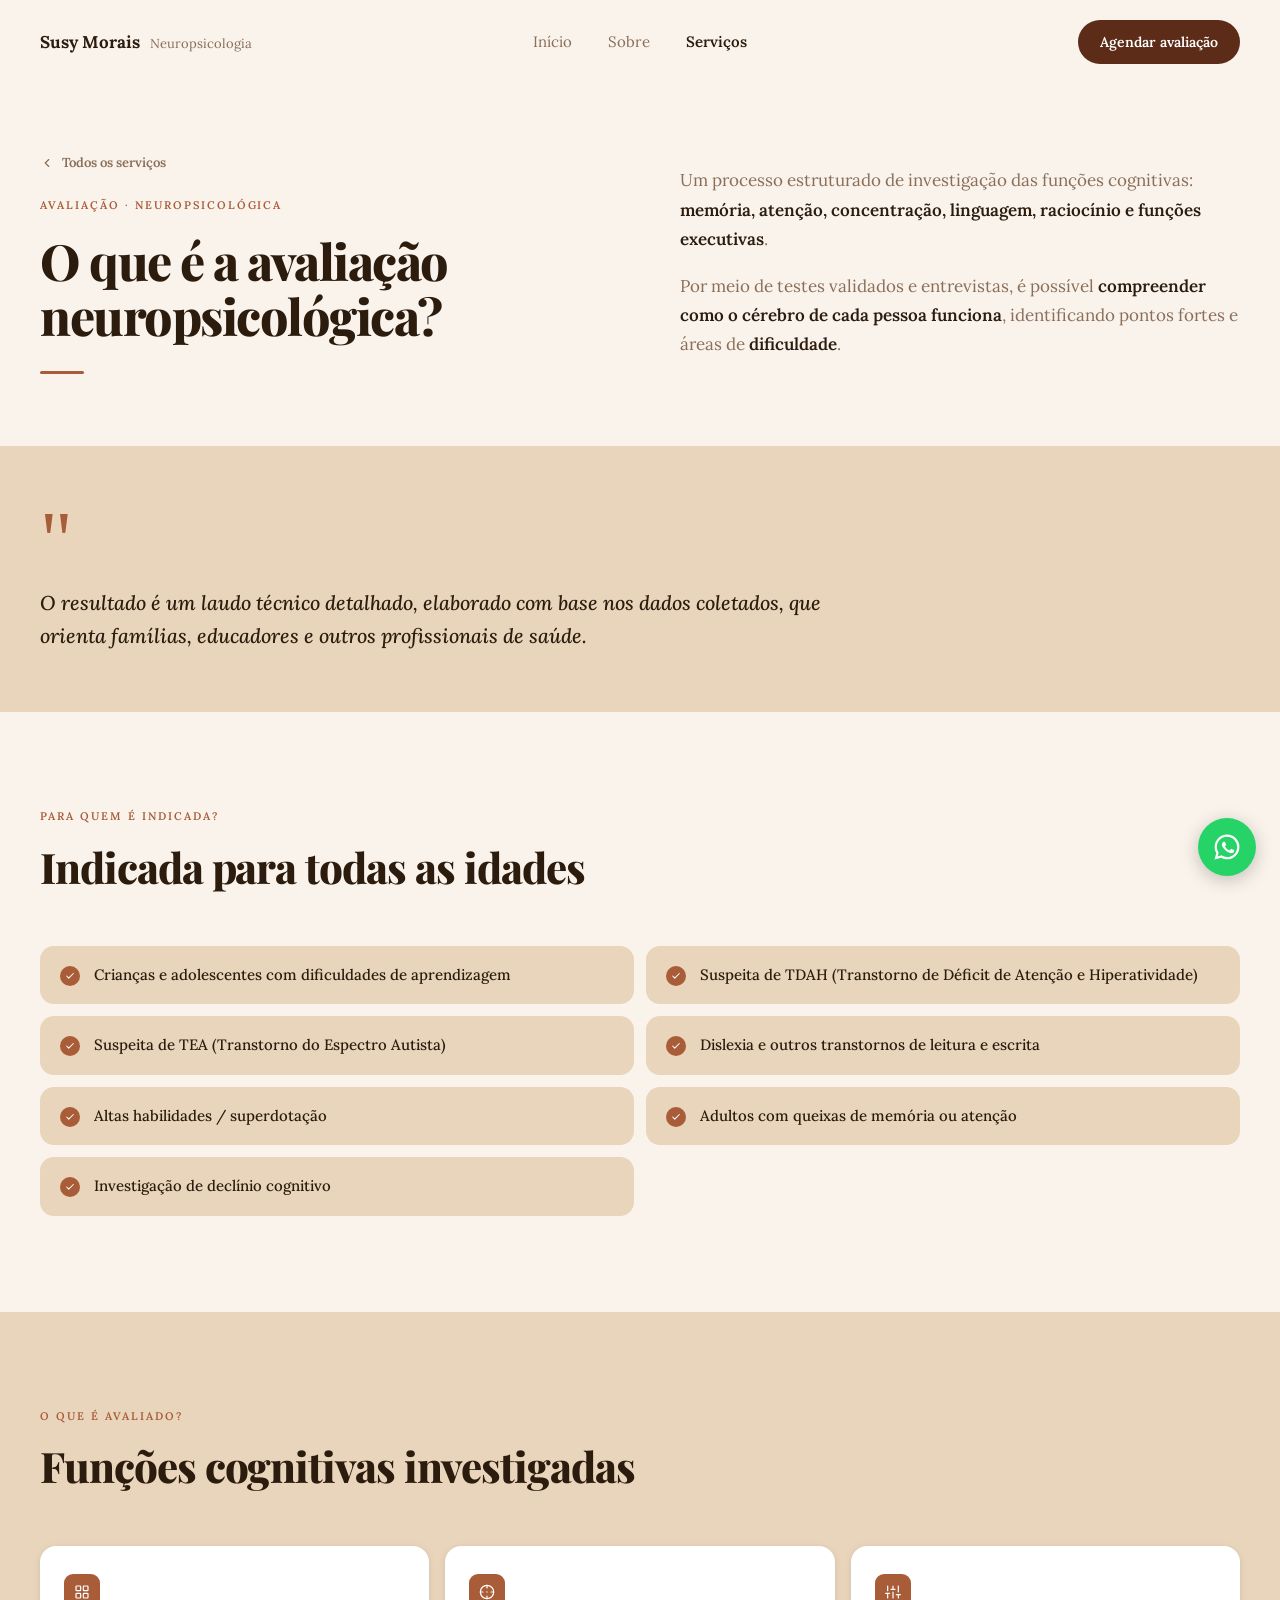
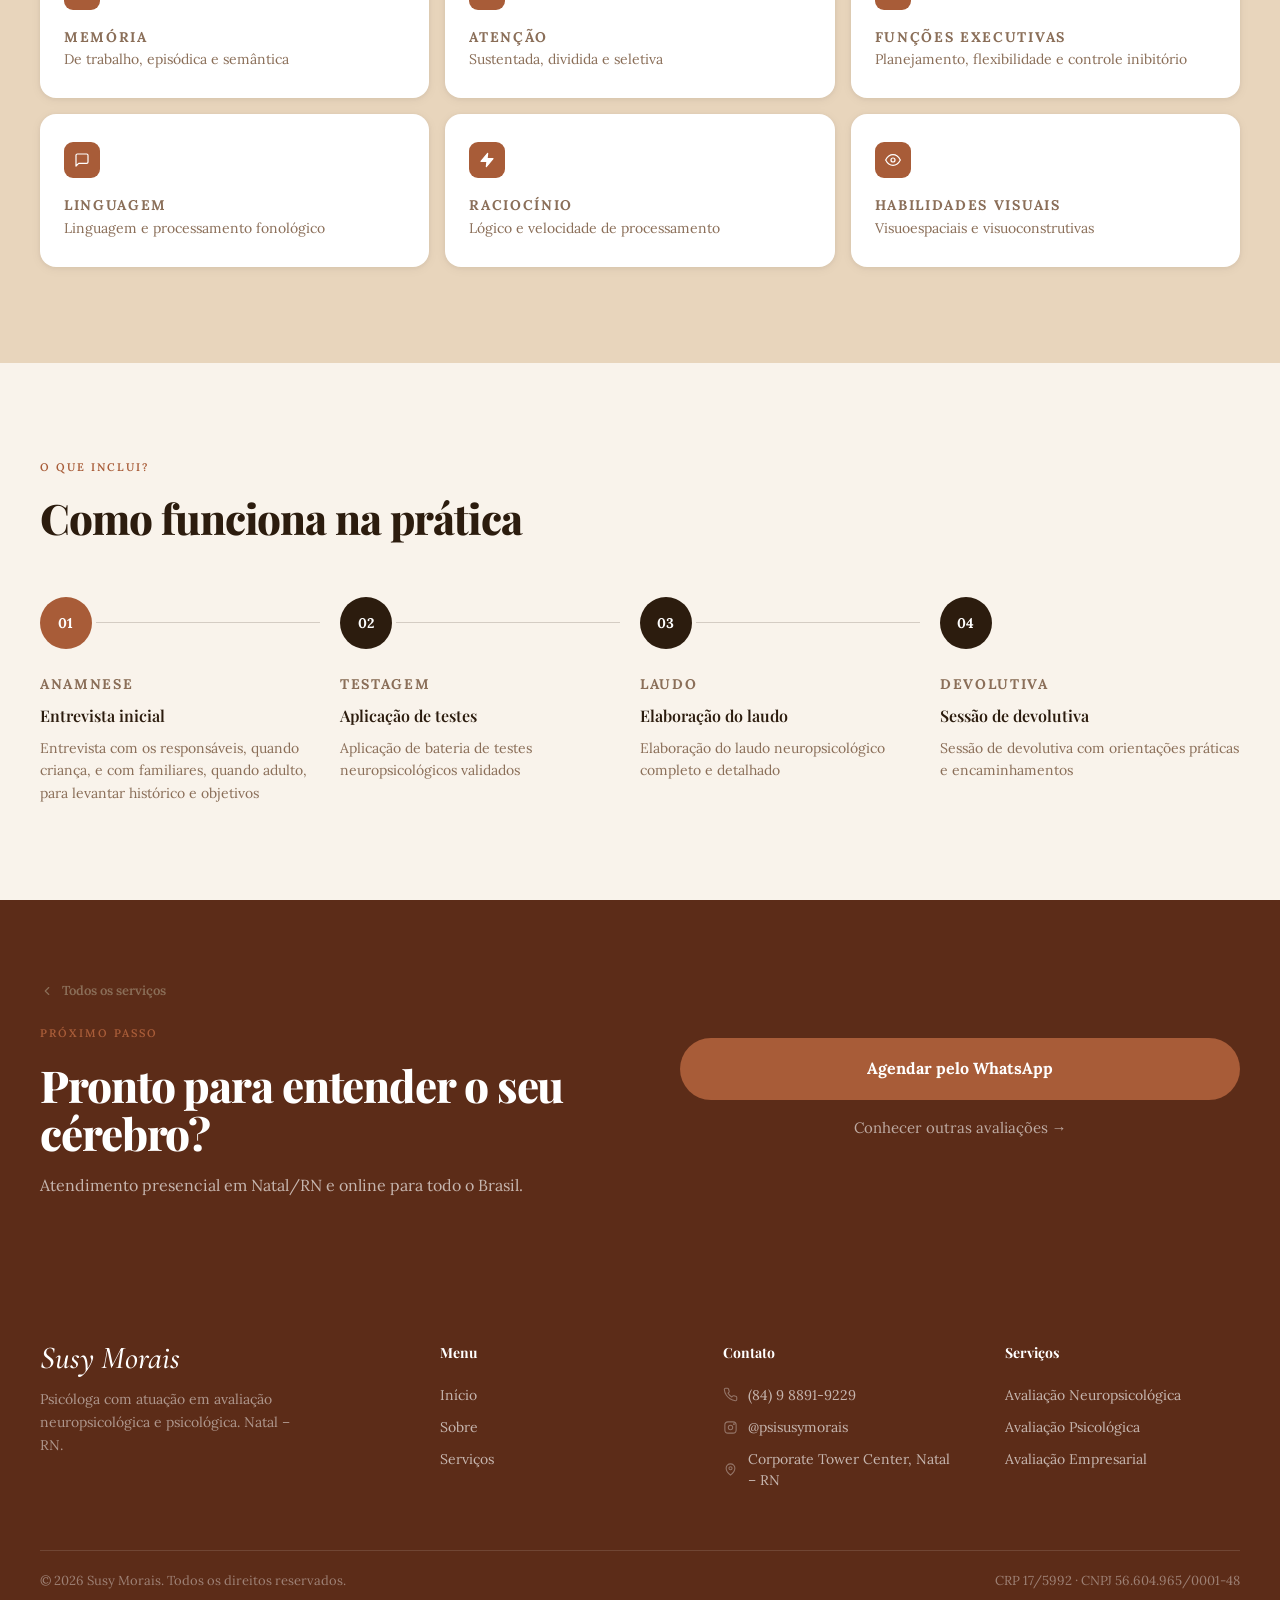
<file: avaliacao-neuropsicologica.html>
<!doctype html>
<html lang="pt-BR">
<head>
  <meta charset="utf-8" />
  <meta name="viewport" content="width=device-width, initial-scale=1" />
  <title>Avaliação Neuropsicológica, Susy Morais · Psicóloga</title>
  <meta name="description" content="Avaliação neuropsicológica completa em Natal – RN. Diagnóstico de TDAH, TEA, dificuldades de aprendizagem, memória e funções executivas." />
  <link rel="stylesheet" href="styles.css" />
</head>
<body>

  <nav class="nav" id="nav">
    <a class="brand" href="index.html">
      <b>Susy Morais</b>
      <small>Neuropsicologia</small>
    </a>
    <div class="navlinks">
      <a href="index.html">Início</a>
      <a href="sobre.html">Sobre</a>
      <a href="servicos.html" aria-current="page">Serviços</a>
    </div>
    <a class="btn-nav" href="https://wa.me/5584988919229?text=Ol%C3%A1%20Susy%2C%20gostaria%20de%20agendar%20uma%20avalia%C3%A7%C3%A3o%20neuropsicol%C3%B3gica." target="_blank" rel="noopener">Agendar avaliação</a>
    <button class="menu-toggle" id="menuToggle" aria-label="Menu" aria-expanded="false">
      <svg width="24" height="24" viewBox="0 0 24 24" fill="none" stroke="currentColor" stroke-width="2" stroke-linecap="round">
        <line x1="3" y1="6" x2="21" y2="6"/><line x1="3" y1="12" x2="21" y2="12"/><line x1="3" y1="18" x2="21" y2="18"/>
      </svg>
    </button>
  </nav>
  <div class="nav-drawer" id="navDrawer">
    <a href="index.html">Início</a>
    <a href="sobre.html">Sobre</a>
    <a href="servicos.html" aria-current="page">Serviços</a>
    <a class="btn-nav" href="https://wa.me/5584988919229?text=Ol%C3%A1%20Susy%2C%20gostaria%20de%20agendar%20uma%20avalia%C3%A7%C3%A3o." target="_blank" rel="noopener">Agendar avaliação</a>
  </div>

  <!-- HERO -->
  <section class="dp-hero">
    <div class="wrap dp-hero-grid">
      <div>
        <a class="back-link" href="servicos.html">
          <svg viewBox="0 0 24 24" fill="none" stroke="currentColor" stroke-width="2" stroke-linecap="round" stroke-linejoin="round"><polyline points="15 18 9 12 15 6"/></svg>
          Todos os serviços
        </a>
        <span class="eyebrow">Avaliação · Neuropsicológica</span>
        <h1>O que é a avaliação neuropsicológica?</h1>
        <div class="dp-deco"></div>
      </div>
      <div class="dp-hero-text">
        <p>Um processo estruturado de investigação das funções cognitivas: <strong>memória, atenção, concentração, linguagem, raciocínio e funções executivas</strong>.</p>
        <p>Por meio de testes validados e entrevistas, é possível <strong>compreender como o cérebro de cada pessoa funciona</strong>, identificando pontos fortes e áreas de <strong>dificuldade</strong>.</p>
      </div>
    </div>
  </section>

  <!-- CITAÇÃO -->
  <div class="dp-quote">
    <div class="wrap">
      <div class="dp-qmark">"</div>
      <p>O resultado é um laudo técnico detalhado, elaborado com base nos dados coletados, que orienta famílias, educadores e outros profissionais de saúde.</p>
    </div>
  </div>

  <!-- PARA QUEM -->
  <section class="sec">
    <div class="wrap">
      <div class="sec-head">
        <span class="eyebrow">Para quem é indicada?</span>
        <h2>Indicada para todas as idades</h2>
      </div>
      <div class="check-grid">
        <div class="check-item">
          <div class="check-icon"><svg viewBox="0 0 24 24"><path d="M20 6 9 17l-5-5"/></svg></div>
          <p>Crianças e adolescentes com dificuldades de aprendizagem</p>
        </div>
        <div class="check-item">
          <div class="check-icon"><svg viewBox="0 0 24 24"><path d="M20 6 9 17l-5-5"/></svg></div>
          <p>Suspeita de TDAH (Transtorno de Déficit de Atenção e Hiperatividade)</p>
        </div>
        <div class="check-item">
          <div class="check-icon"><svg viewBox="0 0 24 24"><path d="M20 6 9 17l-5-5"/></svg></div>
          <p>Suspeita de TEA (Transtorno do Espectro Autista)</p>
        </div>
        <div class="check-item">
          <div class="check-icon"><svg viewBox="0 0 24 24"><path d="M20 6 9 17l-5-5"/></svg></div>
          <p>Dislexia e outros transtornos de leitura e escrita</p>
        </div>
        <div class="check-item">
          <div class="check-icon"><svg viewBox="0 0 24 24"><path d="M20 6 9 17l-5-5"/></svg></div>
          <p>Altas habilidades / superdotação</p>
        </div>
        <div class="check-item">
          <div class="check-icon"><svg viewBox="0 0 24 24"><path d="M20 6 9 17l-5-5"/></svg></div>
          <p>Adultos com queixas de memória ou atenção</p>
        </div>
        <div class="check-item">
          <div class="check-icon"><svg viewBox="0 0 24 24"><path d="M20 6 9 17l-5-5"/></svg></div>
          <p>Investigação de declínio cognitivo</p>
        </div>
      </div>
    </div>
  </section>

  <!-- O QUE É AVALIADO -->
  <section class="sec tint">
    <div class="wrap">
      <div class="sec-head">
        <span class="eyebrow">O que é avaliado?</span>
        <h2>Funções cognitivas investigadas</h2>
      </div>
      <div class="func-grid">
        <div class="func-card">
          <div class="func-icon">
            <svg viewBox="0 0 24 24"><rect width="7" height="7" x="3" y="3" rx="1"/><rect width="7" height="7" x="14" y="3" rx="1"/><rect width="7" height="7" x="14" y="14" rx="1"/><rect width="7" height="7" x="3" y="14" rx="1"/></svg>
          </div>
          <p class="func-label">Memória</p>
          <p>De trabalho, episódica e semântica</p>
        </div>
        <div class="func-card">
          <div class="func-icon">
            <svg viewBox="0 0 24 24"><circle cx="12" cy="12" r="10"/><circle cx="12" cy="12" r="1" fill="#fff" stroke="none"/><line x1="22" y1="12" x2="18" y2="12"/><line x1="6" y1="12" x2="2" y2="12"/><line x1="12" y1="6" x2="12" y2="2"/><line x1="12" y1="22" x2="12" y2="18"/></svg>
          </div>
          <p class="func-label">Atenção</p>
          <p>Sustentada, dividida e seletiva</p>
        </div>
        <div class="func-card">
          <div class="func-icon">
            <svg viewBox="0 0 24 24"><line x1="4" y1="21" x2="4" y2="14"/><line x1="4" y1="10" x2="4" y2="3"/><line x1="12" y1="21" x2="12" y2="12"/><line x1="12" y1="8" x2="12" y2="3"/><line x1="20" y1="21" x2="20" y2="16"/><line x1="20" y1="12" x2="20" y2="3"/><line x1="1" y1="14" x2="7" y2="14"/><line x1="9" y1="8" x2="15" y2="8"/><line x1="17" y1="16" x2="23" y2="16"/></svg>
          </div>
          <p class="func-label">Funções executivas</p>
          <p>Planejamento, flexibilidade e controle inibitório</p>
        </div>
        <div class="func-card">
          <div class="func-icon">
            <svg viewBox="0 0 24 24"><path d="M21 15a2 2 0 0 1-2 2H7l-4 4V5a2 2 0 0 1 2-2h14a2 2 0 0 1 2 2z"/></svg>
          </div>
          <p class="func-label">Linguagem</p>
          <p>Linguagem e processamento fonológico</p>
        </div>
        <div class="func-card">
          <div class="func-icon">
            <svg viewBox="0 0 24 24"><polygon points="13 2 3 14 12 14 11 22 21 10 12 10 13 2" fill="#fff" stroke="#fff"/></svg>
          </div>
          <p class="func-label">Raciocínio</p>
          <p>Lógico e velocidade de processamento</p>
        </div>
        <div class="func-card">
          <div class="func-icon">
            <svg viewBox="0 0 24 24"><path d="M1 12s4-8 11-8 11 8 11 8-4 8-11 8-11-8-11-8z"/><circle cx="12" cy="12" r="3"/></svg>
          </div>
          <p class="func-label">Habilidades visuais</p>
          <p>Visuoespaciais e visuoconstrutivas</p>
        </div>
      </div>
    </div>
  </section>

  <!-- COMO FUNCIONA NA PRÁTICA -->
  <section class="sec">
    <div class="wrap">
      <div class="sec-head">
        <span class="eyebrow">O que inclui?</span>
        <h2>Como funciona na prática</h2>
      </div>
      <div class="timeline">
        <div class="tl-item">
          <div class="tl-top">
            <div class="tl-circle c-a">01</div>
            <div class="tl-conn"></div>
          </div>
          <p class="tl-label">Anamnese</p>
          <h4>Entrevista inicial</h4>
          <p>Entrevista com os responsáveis, quando criança, e com familiares, quando adulto, para levantar histórico e objetivos</p>
        </div>
        <div class="tl-item">
          <div class="tl-top">
            <div class="tl-circle c-d">02</div>
            <div class="tl-conn"></div>
          </div>
          <p class="tl-label">Testagem</p>
          <h4>Aplicação de testes</h4>
          <p>Aplicação de bateria de testes neuropsicológicos validados</p>
        </div>
        <div class="tl-item">
          <div class="tl-top">
            <div class="tl-circle c-d">03</div>
            <div class="tl-conn"></div>
          </div>
          <p class="tl-label">Laudo</p>
          <h4>Elaboração do laudo</h4>
          <p>Elaboração do laudo neuropsicológico completo e detalhado</p>
        </div>
        <div class="tl-item">
          <div class="tl-top">
            <div class="tl-circle c-d">04</div>
          </div>
          <p class="tl-label">Devolutiva</p>
          <h4>Sessão de devolutiva</h4>
          <p>Sessão de devolutiva com orientações práticas e encaminhamentos</p>
        </div>
      </div>
    </div>
  </section>

  <!-- CTA -->
  <div class="dp-cta">
    <div class="wrap dp-cta-grid">
      <div>
        <a class="back-link" href="servicos.html">
          <svg viewBox="0 0 24 24" fill="none" stroke="currentColor" stroke-width="2" stroke-linecap="round" stroke-linejoin="round"><polyline points="15 18 9 12 15 6"/></svg>
          Todos os serviços
        </a>
        <span class="eyebrow">Próximo passo</span>
        <h2>Pronto para entender o seu cérebro?</h2>
        <p class="dp-cta-desc">Atendimento presencial em Natal/RN e online para todo o Brasil.</p>
      </div>
      <div class="dp-cta-actions">
        <a class="btn-wa" href="https://wa.me/5584988919229?text=Ol%C3%A1%20Susy%2C%20gostaria%20de%20agendar%20uma%20avalia%C3%A7%C3%A3o%20neuropsicol%C3%B3gica." target="_blank" rel="noopener">
          Agendar pelo WhatsApp
        </a>
        <a class="dp-cta-link" href="servicos.html">Conhecer outras avaliações →</a>
      </div>
    </div>
  </div>

  <footer class="site-footer">
    <div class="wrap">
      <div class="footer-inner">
        <div>
          <em class="f-name">Susy Morais</em>
          <p class="f-brand-desc">Psicóloga com atuação em avaliação neuropsicológica e psicológica. Natal – RN.</p>
        </div>
        <div class="footer-col">
          <h4>Menu</h4>
          <a href="index.html">Início</a>
          <a href="sobre.html">Sobre</a>
          <a href="servicos.html">Serviços</a>
        </div>
        <div class="footer-col">
          <h4>Contato</h4>
          <a href="https://wa.me/5584988919229" target="_blank" rel="noopener">
            <svg viewBox="0 0 24 24" fill="none" stroke="currentColor" stroke-width="1.7" stroke-linecap="round" stroke-linejoin="round"><path d="M22 16.92v3a2 2 0 0 1-2.18 2 19.8 19.8 0 0 1-8.63-3.07 19.5 19.5 0 0 1-6-6 19.8 19.8 0 0 1-3.07-8.67A2 2 0 0 1 4.11 2h3a2 2 0 0 1 2 1.72c.13.96.36 1.9.7 2.81a2 2 0 0 1-.45 2.11L8.09 9.91a16 16 0 0 0 6 6l1.27-1.27a2 2 0 0 1 2.11-.45c.9.34 1.85.57 2.81.7A2 2 0 0 1 22 16.92Z"/></svg>
            (84) 9 8891-9229
          </a>
          <a href="https://instagram.com/psisusymorais" target="_blank" rel="noopener">
            <svg viewBox="0 0 24 24" fill="none" stroke="currentColor" stroke-width="1.7" stroke-linecap="round" stroke-linejoin="round"><rect x="3" y="3" width="18" height="18" rx="5"/><circle cx="12" cy="12" r="3.5"/><circle cx="17.5" cy="6.5" r=".6" fill="currentColor"/></svg>
            @psisusymorais
          </a>          <a href="https://www.google.com/maps/place/Corporate+Tower+Center/@-5.8206722,-35.2109868,18z" target="_blank" rel="noopener">
            <svg viewBox="0 0 24 24" fill="none" stroke="currentColor" stroke-width="1.7" stroke-linecap="round" stroke-linejoin="round"><path d="M12 21s7-5.5 7-11a7 7 0 1 0-14 0c0 5.5 7 11 7 11Z"/><circle cx="12" cy="10" r="2.5"/></svg>
            Corporate Tower Center, Natal – RN
          </a>        </div>
        <div class="footer-col">
          <h4>Serviços</h4>
          <a href="avaliacao-neuropsicologica.html">Avaliação Neuropsicológica</a>
          <a href="avaliacao-psicologica-clinica.html">Avaliação Psicológica</a>
          <a href="avaliacao-empresarial-nr1.html">Avaliação Empresarial</a>
        </div>
      </div>
      <div class="footer-bottom">
        <span>© 2026 Susy Morais. Todos os direitos reservados.</span>
        <span>CRP 17/5992 · CNPJ 56.604.965/0001-48</span>
      </div>
    </div>
  </footer>
  <a class="wa-float" href="https://wa.me/5584988919229?text=Ol%C3%A1%20Susy%2C%20gostaria%20de%20agendar%20uma%20avalia%C3%A7%C3%A3o." target="_blank" rel="noopener" aria-label="WhatsApp">
    <svg viewBox="0 0 24 24" xmlns="http://www.w3.org/2000/svg"><path d="M12.04 2C6.58 2 2.13 6.45 2.13 11.91c0 1.75.46 3.45 1.32 4.95L2 22l5.25-1.38a9.9 9.9 0 0 0 4.79 1.22h.01c5.46 0 9.91-4.45 9.91-9.91 0-2.65-1.03-5.14-2.9-7.01A9.82 9.82 0 0 0 12.04 2Zm0 1.82c2.16 0 4.18.84 5.71 2.37a8.02 8.02 0 0 1 2.37 5.72c0 4.46-3.63 8.09-8.1 8.09a8.1 8.1 0 0 1-4.13-1.13l-.3-.18-3.07.81.82-3-.19-.31a8.05 8.05 0 0 1-1.24-4.29c0-4.46 3.63-8.09 8.1-8.09Zm-2.6 3.98c-.16 0-.42.06-.64.3-.22.24-.85.83-.85 2.02 0 1.19.87 2.34.99 2.5.12.16 1.7 2.6 4.12 3.64.58.25 1.03.4 1.38.51.58.18 1.11.16 1.53.1.47-.07 1.43-.58 1.63-1.15.2-.56.2-1.05.14-1.15-.06-.1-.22-.16-.46-.28-.24-.12-1.43-.71-1.65-.79-.22-.08-.38-.12-.54.12-.16.24-.62.79-.76.95-.14.16-.28.18-.52.06-.24-.12-1.02-.38-1.94-1.2-.72-.64-1.2-1.43-1.34-1.67-.14-.24-.01-.37.11-.49.11-.11.24-.28.36-.42.12-.14.16-.24.24-.4.08-.16.04-.3-.02-.42-.06-.12-.54-1.3-.74-1.78-.2-.47-.4-.4-.54-.41h-.46Z"/></svg>
  </a>
  <script src="main.js"></script>
</body>
</html>
</file>
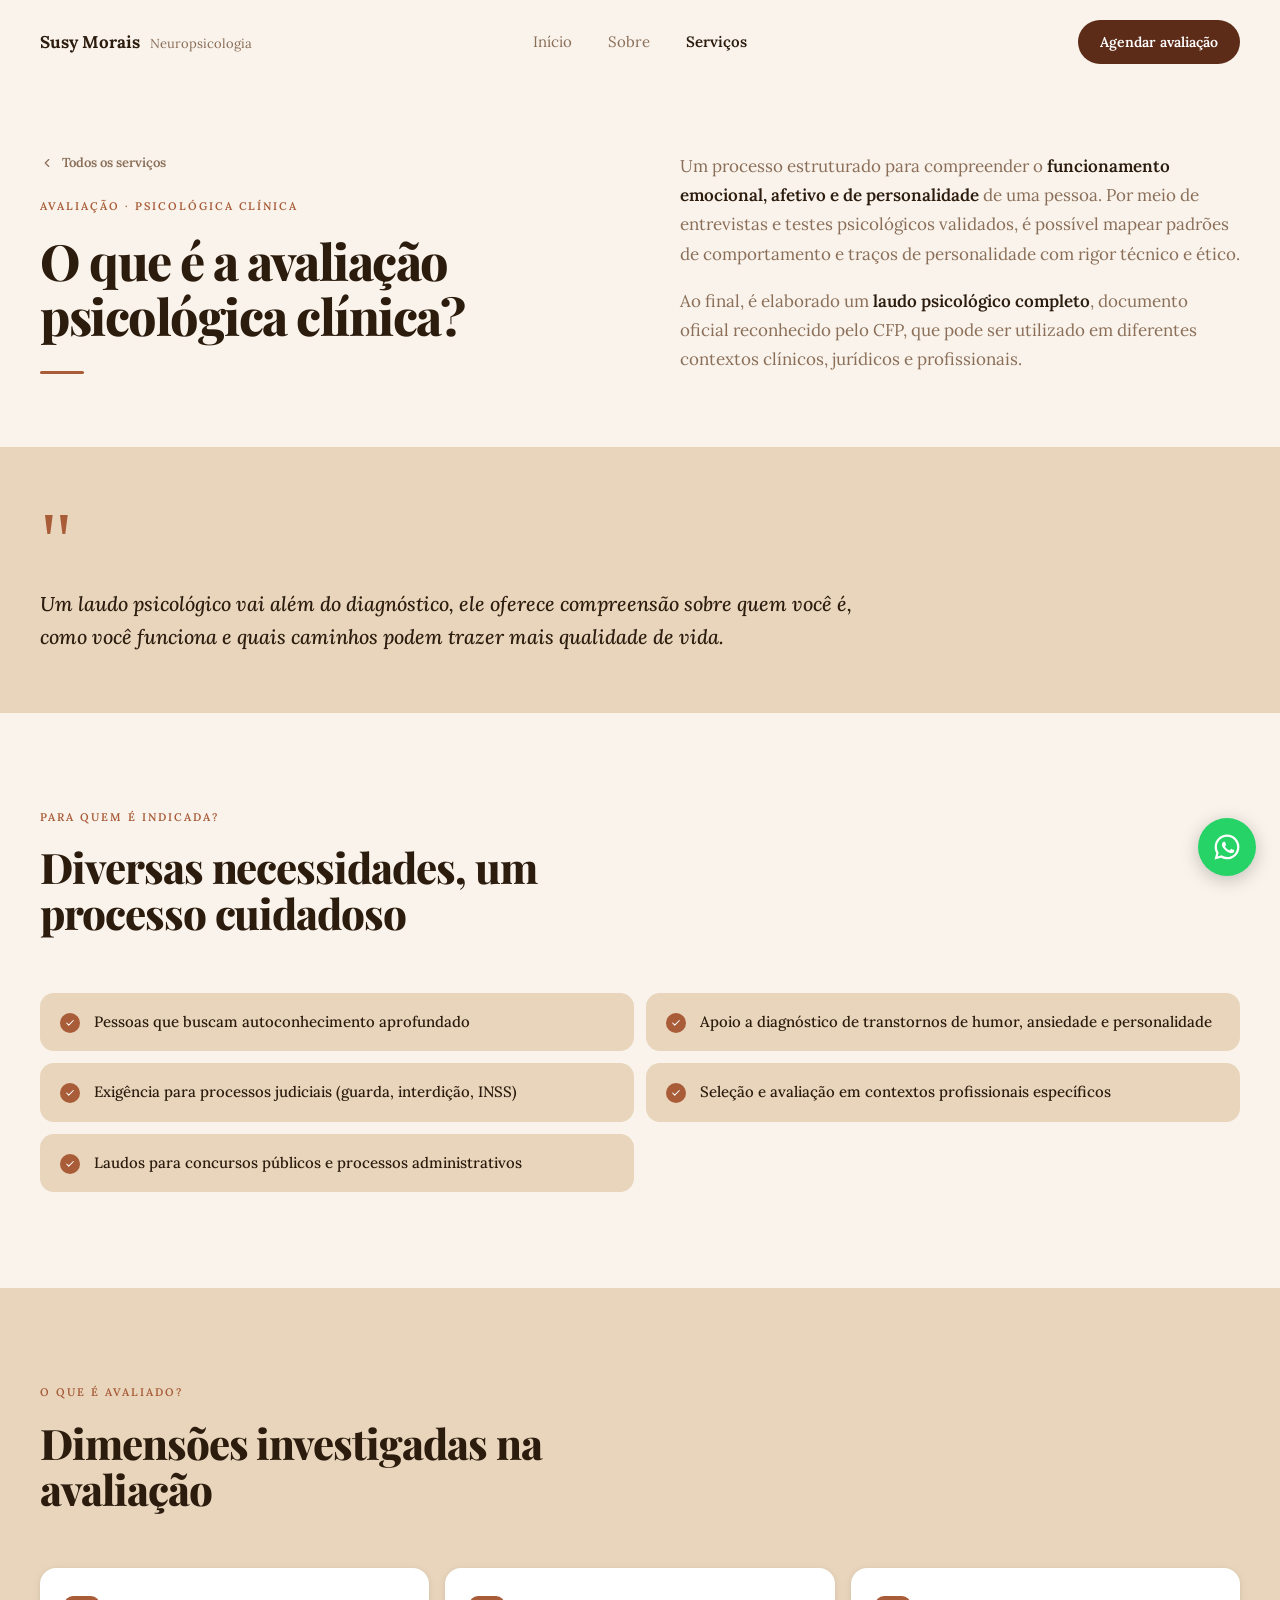
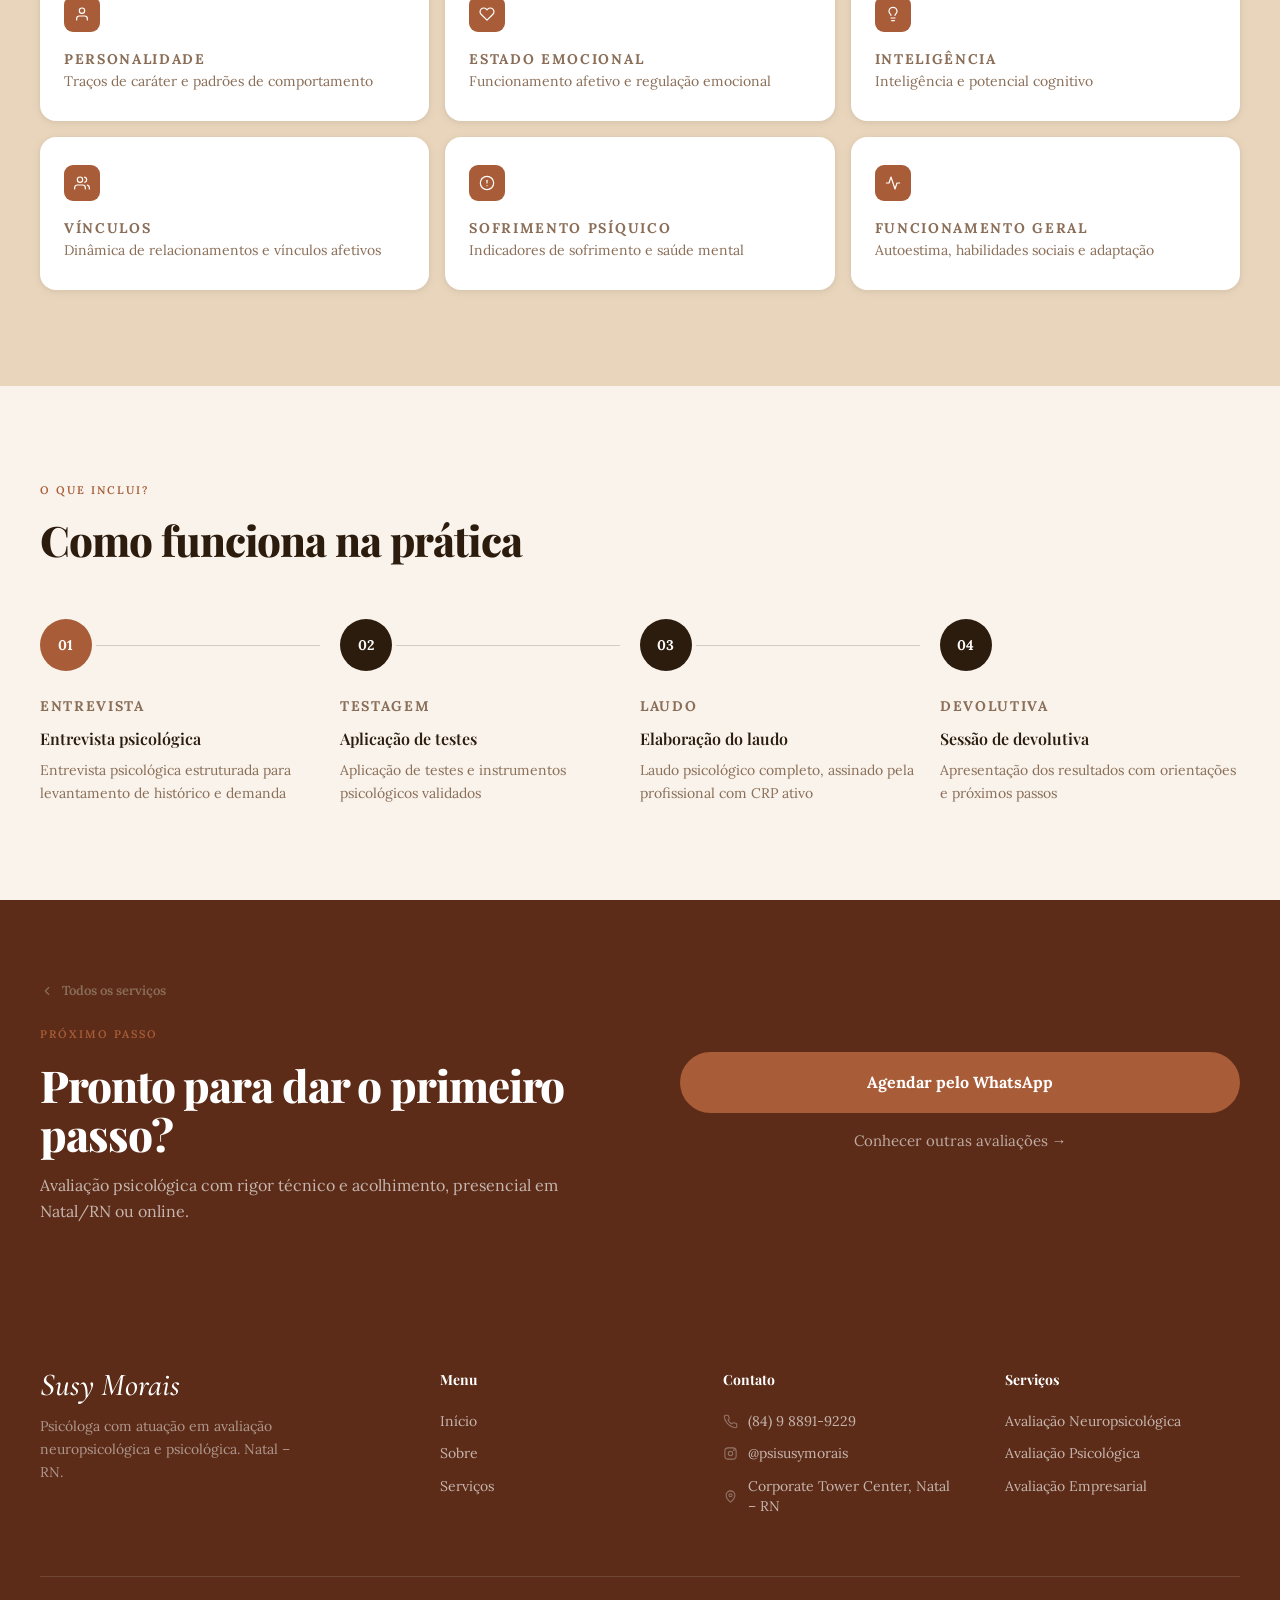
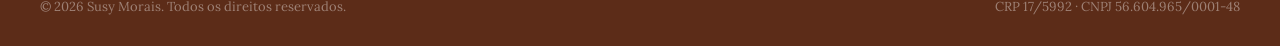
<file: avaliacao-psicologica-clinica.html>
<!doctype html>
<html lang="pt-BR">
<head>
  <meta charset="utf-8" />
  <meta name="viewport" content="width=device-width, initial-scale=1" />
  <title>Avaliação Psicológica Clínica, Susy Morais · Psicóloga</title>
  <meta name="description" content="Avaliação psicológica clínica em Natal – RN. Laudo para apoio diagnóstico, processos jurídicos e autoconhecimento." />
  <link rel="stylesheet" href="styles.css" />
</head>
<body>

  <nav class="nav" id="nav">
    <a class="brand" href="index.html">
      <b>Susy Morais</b>
      <small>Neuropsicologia</small>
    </a>
    <div class="navlinks">
      <a href="index.html">Início</a>
      <a href="sobre.html">Sobre</a>
      <a href="servicos.html" aria-current="page">Serviços</a>
    </div>
    <a class="btn-nav" href="https://wa.me/5584988919229?text=Ol%C3%A1%20Susy%2C%20gostaria%20de%20agendar%20uma%20avalia%C3%A7%C3%A3o%20psicol%C3%B3gica%20cl%C3%ADnica." target="_blank" rel="noopener">Agendar avaliação</a>
    <button class="menu-toggle" id="menuToggle" aria-label="Menu" aria-expanded="false">
      <svg width="24" height="24" viewBox="0 0 24 24" fill="none" stroke="currentColor" stroke-width="2" stroke-linecap="round">
        <line x1="3" y1="6" x2="21" y2="6"/><line x1="3" y1="12" x2="21" y2="12"/><line x1="3" y1="18" x2="21" y2="18"/>
      </svg>
    </button>
  </nav>
  <div class="nav-drawer" id="navDrawer">
    <a href="index.html">Início</a>
    <a href="sobre.html">Sobre</a>
    <a href="servicos.html" aria-current="page">Serviços</a>
    <a class="btn-nav" href="https://wa.me/5584988919229?text=Ol%C3%A1%20Susy%2C%20gostaria%20de%20agendar%20uma%20avalia%C3%A7%C3%A3o." target="_blank" rel="noopener">Agendar avaliação</a>
  </div>

  <!-- HERO -->
  <section class="dp-hero">
    <div class="wrap dp-hero-grid">
      <div>
        <a class="back-link" href="servicos.html">
          <svg viewBox="0 0 24 24" fill="none" stroke="currentColor" stroke-width="2" stroke-linecap="round" stroke-linejoin="round"><polyline points="15 18 9 12 15 6"/></svg>
          Todos os serviços
        </a>
        <span class="eyebrow">Avaliação · Psicológica Clínica</span>
        <h1>O que é a avaliação psicológica clínica?</h1>
        <div class="dp-deco"></div>
      </div>
      <div class="dp-hero-text">
        <p>Um processo estruturado para compreender o <strong>funcionamento emocional, afetivo e de personalidade</strong> de uma pessoa. Por meio de entrevistas e testes psicológicos validados, é possível mapear padrões de comportamento e traços de personalidade com rigor técnico e ético.</p>
        <p>Ao final, é elaborado um <strong>laudo psicológico completo</strong>, documento oficial reconhecido pelo CFP, que pode ser utilizado em diferentes contextos clínicos, jurídicos e profissionais.</p>
      </div>
    </div>
  </section>

  <!-- CITAÇÃO -->
  <div class="dp-quote">
    <div class="wrap">
      <div class="dp-qmark">"</div>
      <p>Um laudo psicológico vai além do diagnóstico, ele oferece compreensão sobre quem você é, como você funciona e quais caminhos podem trazer mais qualidade de vida.</p>
    </div>
  </div>

  <!-- PARA QUEM -->
  <section class="sec">
    <div class="wrap">
      <div class="sec-head">
        <span class="eyebrow">Para quem é indicada?</span>
        <h2>Diversas necessidades, um processo cuidadoso</h2>
      </div>
      <div class="check-grid">
        <div class="check-item">
          <div class="check-icon"><svg viewBox="0 0 24 24"><path d="M20 6 9 17l-5-5"/></svg></div>
          <p>Pessoas que buscam autoconhecimento aprofundado</p>
        </div>
        <div class="check-item">
          <div class="check-icon"><svg viewBox="0 0 24 24"><path d="M20 6 9 17l-5-5"/></svg></div>
          <p>Apoio a diagnóstico de transtornos de humor, ansiedade e personalidade</p>
        </div>
        <div class="check-item">
          <div class="check-icon"><svg viewBox="0 0 24 24"><path d="M20 6 9 17l-5-5"/></svg></div>
          <p>Exigência para processos judiciais (guarda, interdição, INSS)</p>
        </div>
        <div class="check-item">
          <div class="check-icon"><svg viewBox="0 0 24 24"><path d="M20 6 9 17l-5-5"/></svg></div>
          <p>Seleção e avaliação em contextos profissionais específicos</p>
        </div>
        <div class="check-item">
          <div class="check-icon"><svg viewBox="0 0 24 24"><path d="M20 6 9 17l-5-5"/></svg></div>
          <p>Laudos para concursos públicos e processos administrativos</p>
        </div>
      </div>
    </div>
  </section>

  <!-- O QUE É AVALIADO -->
  <section class="sec tint">
    <div class="wrap">
      <div class="sec-head">
        <span class="eyebrow">O que é avaliado?</span>
        <h2>Dimensões investigadas na avaliação</h2>
      </div>
      <div class="func-grid">
        <div class="func-card">
          <div class="func-icon">
            <svg viewBox="0 0 24 24"><path d="M20 21v-2a4 4 0 0 0-4-4H8a4 4 0 0 0-4 4v2"/><circle cx="12" cy="7" r="4"/></svg>
          </div>
          <p class="func-label">Personalidade</p>
          <p>Traços de caráter e padrões de comportamento</p>
        </div>
        <div class="func-card">
          <div class="func-icon">
            <svg viewBox="0 0 24 24"><path d="M20.84 4.61a5.5 5.5 0 0 0-7.78 0L12 5.67l-1.06-1.06a5.5 5.5 0 0 0-7.78 7.78l1.06 1.06L12 21.23l7.78-7.78 1.06-1.06a5.5 5.5 0 0 0 0-7.78z"/></svg>
          </div>
          <p class="func-label">Estado emocional</p>
          <p>Funcionamento afetivo e regulação emocional</p>
        </div>
        <div class="func-card">
          <div class="func-icon">
            <svg viewBox="0 0 24 24"><path d="M15 14c.2-1 .7-1.7 1.5-2.5 1-.9 1.5-2.2 1.5-3.5A6 6 0 0 0 6 8c0 1 .2 2.2 1.5 3.5.7.7 1.3 1.5 1.5 2.5"/><path d="M9 18h6"/><path d="M10 22h4"/></svg>
          </div>
          <p class="func-label">Inteligência</p>
          <p>Inteligência e potencial cognitivo</p>
        </div>
        <div class="func-card">
          <div class="func-icon">
            <svg viewBox="0 0 24 24"><path d="M17 21v-2a4 4 0 0 0-4-4H5a4 4 0 0 0-4 4v2"/><circle cx="9" cy="7" r="4"/><path d="M23 21v-2a4 4 0 0 0-3-3.87"/><path d="M16 3.13a4 4 0 0 1 0 7.75"/></svg>
          </div>
          <p class="func-label">Vínculos</p>
          <p>Dinâmica de relacionamentos e vínculos afetivos</p>
        </div>
        <div class="func-card">
          <div class="func-icon">
            <svg viewBox="0 0 24 24"><circle cx="12" cy="12" r="10"/><line x1="12" y1="8" x2="12" y2="12"/><line x1="12" y1="16" x2="12.01" y2="16"/></svg>
          </div>
          <p class="func-label">Sofrimento psíquico</p>
          <p>Indicadores de sofrimento e saúde mental</p>
        </div>
        <div class="func-card">
          <div class="func-icon">
            <svg viewBox="0 0 24 24"><polyline points="22 12 18 12 15 21 9 3 6 12 2 12"/></svg>
          </div>
          <p class="func-label">Funcionamento geral</p>
          <p>Autoestima, habilidades sociais e adaptação</p>
        </div>
      </div>
    </div>
  </section>

  <!-- COMO FUNCIONA NA PRÁTICA -->
  <section class="sec">
    <div class="wrap">
      <div class="sec-head">
        <span class="eyebrow">O que inclui?</span>
        <h2>Como funciona na prática</h2>
      </div>
      <div class="timeline">
        <div class="tl-item">
          <div class="tl-top">
            <div class="tl-circle c-a">01</div>
            <div class="tl-conn"></div>
          </div>
          <p class="tl-label">Entrevista</p>
          <h4>Entrevista psicológica</h4>
          <p>Entrevista psicológica estruturada para levantamento de histórico e demanda</p>
        </div>
        <div class="tl-item">
          <div class="tl-top">
            <div class="tl-circle c-d">02</div>
            <div class="tl-conn"></div>
          </div>
          <p class="tl-label">Testagem</p>
          <h4>Aplicação de testes</h4>
          <p>Aplicação de testes e instrumentos psicológicos validados</p>
        </div>
        <div class="tl-item">
          <div class="tl-top">
            <div class="tl-circle c-d">03</div>
            <div class="tl-conn"></div>
          </div>
          <p class="tl-label">Laudo</p>
          <h4>Elaboração do laudo</h4>
          <p>Laudo psicológico completo, assinado pela profissional com CRP ativo</p>
        </div>
        <div class="tl-item">
          <div class="tl-top">
            <div class="tl-circle c-d">04</div>
          </div>
          <p class="tl-label">Devolutiva</p>
          <h4>Sessão de devolutiva</h4>
          <p>Apresentação dos resultados com orientações e próximos passos</p>
        </div>
      </div>
    </div>
  </section>

  <!-- CTA -->
  <div class="dp-cta">
    <div class="wrap dp-cta-grid">
      <div>
        <a class="back-link" href="servicos.html">
          <svg viewBox="0 0 24 24" fill="none" stroke="currentColor" stroke-width="2" stroke-linecap="round" stroke-linejoin="round"><polyline points="15 18 9 12 15 6"/></svg>
          Todos os serviços
        </a>
        <span class="eyebrow">Próximo passo</span>
        <h2>Pronto para dar o primeiro passo?</h2>
        <p class="dp-cta-desc">Avaliação psicológica com rigor técnico e acolhimento, presencial em Natal/RN ou online.</p>
      </div>
      <div class="dp-cta-actions">
        <a class="btn-wa" href="https://wa.me/5584988919229?text=Ol%C3%A1%20Susy%2C%20gostaria%20de%20agendar%20uma%20avalia%C3%A7%C3%A3o%20psicol%C3%B3gica%20cl%C3%ADnica." target="_blank" rel="noopener">
          Agendar pelo WhatsApp
        </a>
        <a class="dp-cta-link" href="servicos.html">Conhecer outras avaliações →</a>
      </div>
    </div>
  </div>

  <footer class="site-footer">
    <div class="wrap">
      <div class="footer-inner">
        <div>
          <em class="f-name">Susy Morais</em>
          <p class="f-brand-desc">Psicóloga com atuação em avaliação neuropsicológica e psicológica. Natal – RN.</p>
        </div>
        <div class="footer-col">
          <h4>Menu</h4>
          <a href="index.html">Início</a>
          <a href="sobre.html">Sobre</a>
          <a href="servicos.html">Serviços</a>
        </div>
        <div class="footer-col">
          <h4>Contato</h4>
          <a href="https://wa.me/5584988919229" target="_blank" rel="noopener">
            <svg viewBox="0 0 24 24" fill="none" stroke="currentColor" stroke-width="1.7" stroke-linecap="round" stroke-linejoin="round"><path d="M22 16.92v3a2 2 0 0 1-2.18 2 19.8 19.8 0 0 1-8.63-3.07 19.5 19.5 0 0 1-6-6 19.8 19.8 0 0 1-3.07-8.67A2 2 0 0 1 4.11 2h3a2 2 0 0 1 2 1.72c.13.96.36 1.9.7 2.81a2 2 0 0 1-.45 2.11L8.09 9.91a16 16 0 0 0 6 6l1.27-1.27a2 2 0 0 1 2.11-.45c.9.34 1.85.57 2.81.7A2 2 0 0 1 22 16.92Z"/></svg>
            (84) 9 8891-9229
          </a>
          <a href="https://instagram.com/psisusymorais" target="_blank" rel="noopener">
            <svg viewBox="0 0 24 24" fill="none" stroke="currentColor" stroke-width="1.7" stroke-linecap="round" stroke-linejoin="round"><rect x="3" y="3" width="18" height="18" rx="5"/><circle cx="12" cy="12" r="3.5"/><circle cx="17.5" cy="6.5" r=".6" fill="currentColor"/></svg>
            @psisusymorais
          </a>          <a href="https://www.google.com/maps/place/Corporate+Tower+Center/@-5.8206722,-35.2109868,18z" target="_blank" rel="noopener">
            <svg viewBox="0 0 24 24" fill="none" stroke="currentColor" stroke-width="1.7" stroke-linecap="round" stroke-linejoin="round"><path d="M12 21s7-5.5 7-11a7 7 0 1 0-14 0c0 5.5 7 11 7 11Z"/><circle cx="12" cy="10" r="2.5"/></svg>
            Corporate Tower Center, Natal – RN
          </a>        </div>
        <div class="footer-col">
          <h4>Serviços</h4>
          <a href="avaliacao-neuropsicologica.html">Avaliação Neuropsicológica</a>
          <a href="avaliacao-psicologica-clinica.html">Avaliação Psicológica</a>
          <a href="avaliacao-empresarial-nr1.html">Avaliação Empresarial</a>
        </div>
      </div>
      <div class="footer-bottom">
        <span>© 2026 Susy Morais. Todos os direitos reservados.</span>
        <span>CRP 17/5992 · CNPJ 56.604.965/0001-48</span>
      </div>
    </div>
  </footer>
  <a class="wa-float" href="https://wa.me/5584988919229?text=Ol%C3%A1%20Susy%2C%20gostaria%20de%20agendar%20uma%20avalia%C3%A7%C3%A3o." target="_blank" rel="noopener" aria-label="WhatsApp">
    <svg viewBox="0 0 24 24" xmlns="http://www.w3.org/2000/svg"><path d="M12.04 2C6.58 2 2.13 6.45 2.13 11.91c0 1.75.46 3.45 1.32 4.95L2 22l5.25-1.38a9.9 9.9 0 0 0 4.79 1.22h.01c5.46 0 9.91-4.45 9.91-9.91 0-2.65-1.03-5.14-2.9-7.01A9.82 9.82 0 0 0 12.04 2Zm0 1.82c2.16 0 4.18.84 5.71 2.37a8.02 8.02 0 0 1 2.37 5.72c0 4.46-3.63 8.09-8.1 8.09a8.1 8.1 0 0 1-4.13-1.13l-.3-.18-3.07.81.82-3-.19-.31a8.05 8.05 0 0 1-1.24-4.29c0-4.46 3.63-8.09 8.1-8.09Zm-2.6 3.98c-.16 0-.42.06-.64.3-.22.24-.85.83-.85 2.02 0 1.19.87 2.34.99 2.5.12.16 1.7 2.6 4.12 3.64.58.25 1.03.4 1.38.51.58.18 1.11.16 1.53.1.47-.07 1.43-.58 1.63-1.15.2-.56.2-1.05.14-1.15-.06-.1-.22-.16-.46-.28-.24-.12-1.43-.71-1.65-.79-.22-.08-.38-.12-.54.12-.16.24-.62.79-.76.95-.14.16-.28.18-.52.06-.24-.12-1.02-.38-1.94-1.2-.72-.64-1.2-1.43-1.34-1.67-.14-.24-.01-.37.11-.49.11-.11.24-.28.36-.42.12-.14.16-.24.24-.4.08-.16.04-.3-.02-.42-.06-.12-.54-1.3-.74-1.78-.2-.47-.4-.4-.54-.41h-.46Z"/></svg>
  </a>
  <script src="main.js"></script>
</body>
</html>
</file>
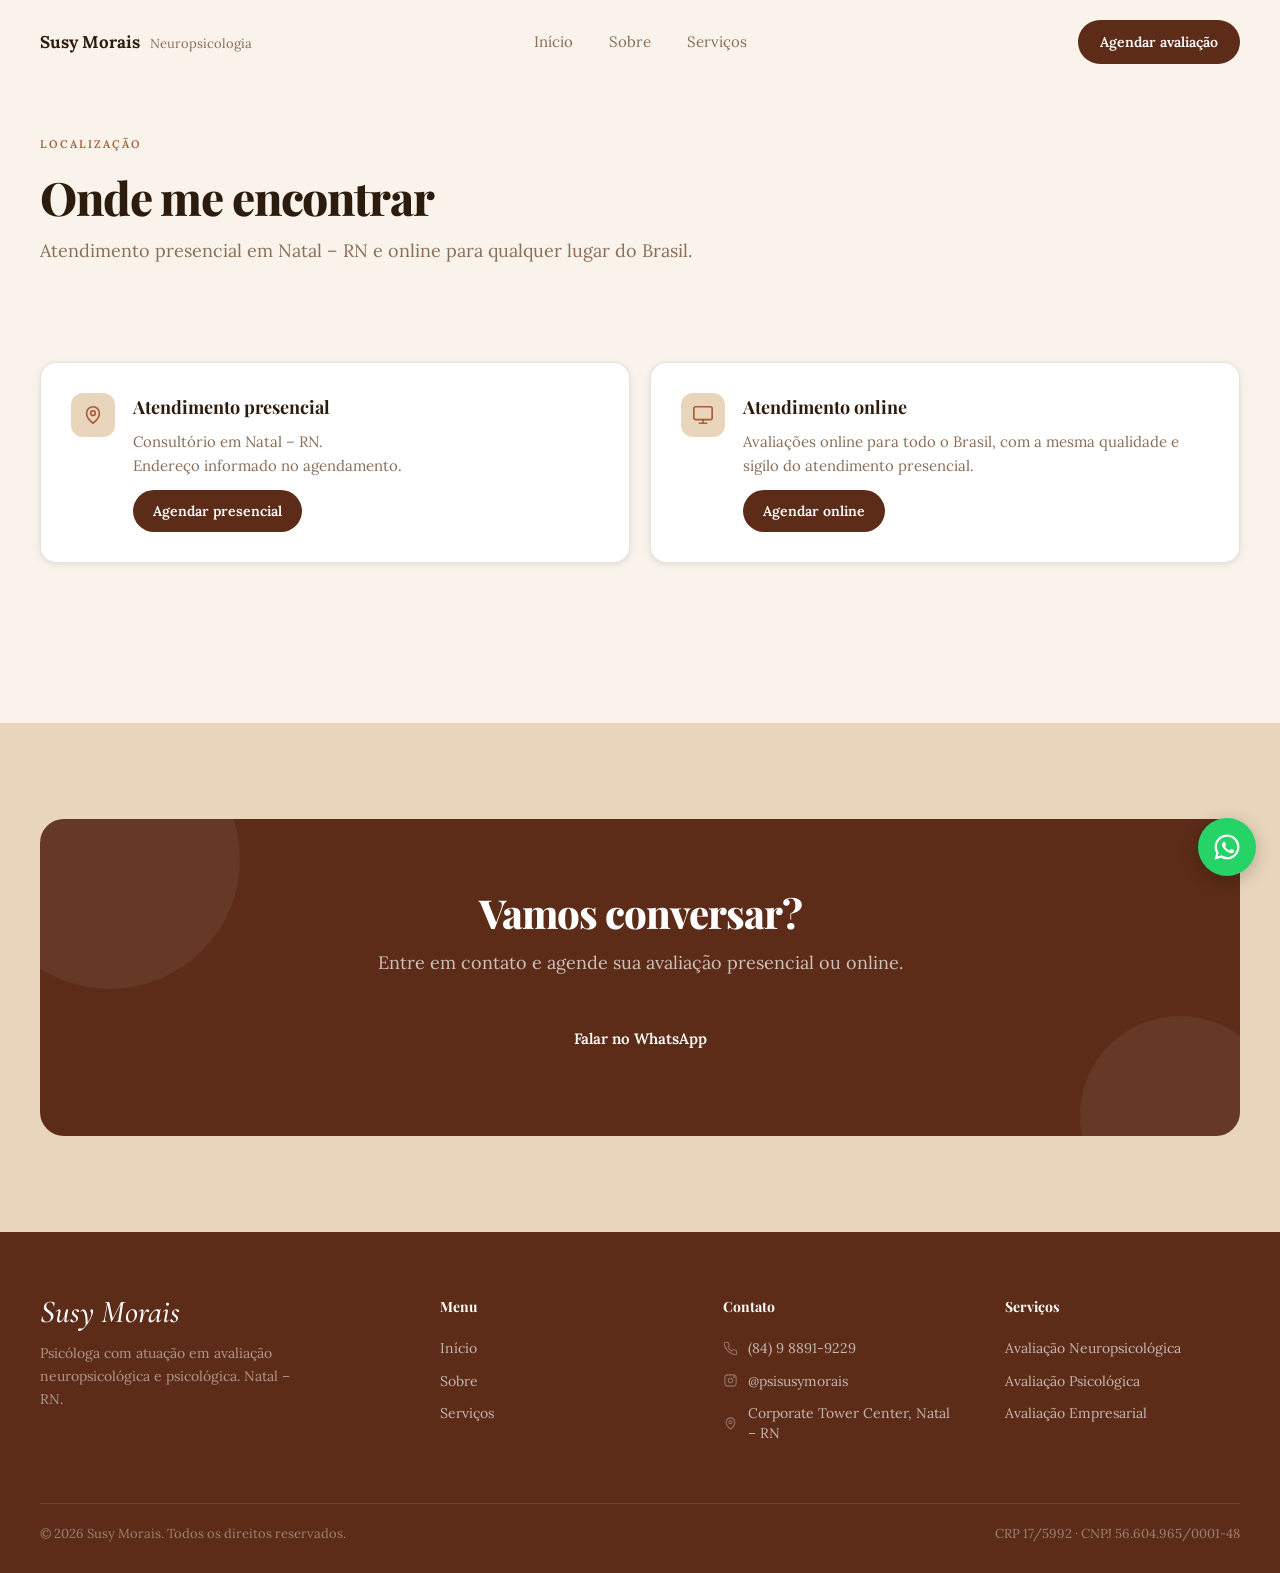
<file: localizacao.html>
<!doctype html>
<html lang="pt-BR">
<head>
  <meta charset="utf-8" />
  <meta name="viewport" content="width=device-width, initial-scale=1" />
  <title>Localização, Susy Morais · Psicóloga</title>
  <meta name="description" content="Atendimento presencial em Natal – RN e online para todo o Brasil." />
  <link rel="stylesheet" href="styles.css" />
</head>
<body>

  <nav class="nav" id="nav">
    <a class="brand" href="index.html">
      <b>Susy Morais</b>
      <small>Neuropsicologia</small>
    </a>
    <div class="navlinks">
      <a href="index.html">Início</a>
      <a href="sobre.html">Sobre</a>
      <a href="servicos.html">Serviços</a>
    </div>
    <a class="btn-nav" href="https://wa.me/5584988919229?text=Ol%C3%A1%20Susy%2C%20gostaria%20de%20agendar%20uma%20avalia%C3%A7%C3%A3o." target="_blank" rel="noopener">Agendar avaliação</a>
    <button class="menu-toggle" id="menuToggle" aria-label="Menu" aria-expanded="false">
      <svg width="24" height="24" viewBox="0 0 24 24" fill="none" stroke="currentColor" stroke-width="2" stroke-linecap="round">
        <line x1="3" y1="6" x2="21" y2="6"/><line x1="3" y1="12" x2="21" y2="12"/><line x1="3" y1="18" x2="21" y2="18"/>
      </svg>
    </button>
  </nav>
  <div class="nav-drawer" id="navDrawer">
    <a href="index.html">Início</a>
    <a href="sobre.html">Sobre</a>
    <a href="servicos.html">Serviços</a>
    <a class="btn-nav" href="https://wa.me/5584988919229?text=Ol%C3%A1%20Susy%2C%20gostaria%20de%20agendar%20uma%20avalia%C3%A7%C3%A3o." target="_blank" rel="noopener">Agendar avaliação</a>
  </div>

  <section class="page-hero">
    <div class="wrap">
      <div class="eyebrow">Localização</div>
      <h1>Onde me encontrar</h1>
      <p>Atendimento presencial em Natal – RN e online para qualquer lugar do Brasil.</p>
    </div>
  </section>

  <section class="sec">
    <div class="wrap">
      <div class="loc-grid">
        <div class="loc">
          <div class="ic">
            <svg viewBox="0 0 24 24" fill="none" stroke="currentColor" stroke-width="1.8" stroke-linecap="round" stroke-linejoin="round">
              <path d="M12 21s7-5.5 7-11a7 7 0 1 0-14 0c0 5.5 7 11 7 11Z"/><circle cx="12" cy="10" r="2.5"/>
            </svg>
          </div>
          <div>
            <h4>Atendimento presencial</h4>
            <p>Consultório em Natal – RN.<br>Endereço informado no agendamento.</p>
            <p style="margin-top:12px;">
              <a class="btn-primary" style="font-size:14px;padding:10px 20px;" href="https://wa.me/5584988919229?text=Ol%C3%A1%20Susy%2C%20gostaria%20de%20agendar%20uma%20avalia%C3%A7%C3%A3o%20presencial." target="_blank" rel="noopener">Agendar presencial</a>
            </p>
          </div>
        </div>
        <div class="loc">
          <div class="ic">
            <svg viewBox="0 0 24 24" fill="none" stroke="currentColor" stroke-width="1.8" stroke-linecap="round" stroke-linejoin="round">
              <rect x="2" y="3" width="20" height="14" rx="2"/><path d="M8 21h8M12 17v4"/>
            </svg>
          </div>
          <div>
            <h4>Atendimento online</h4>
            <p>Avaliações online para todo o Brasil, com a mesma qualidade e sigilo do atendimento presencial.</p>
            <p style="margin-top:12px;">
              <a class="btn-primary" style="font-size:14px;padding:10px 20px;" href="https://wa.me/5584988919229?text=Ol%C3%A1%20Susy%2C%20gostaria%20de%20agendar%20uma%20avalia%C3%A7%C3%A3o%20online." target="_blank" rel="noopener">Agendar online</a>
            </p>
          </div>
        </div>
      </div>
    </div>
  </section>

  <section class="sec tint">
    <div class="wrap">
      <div class="cta-band">
        <div class="cta-blob" style="width:260px;height:260px;top:-90px;left:-60px;"></div>
        <div class="cta-blob" style="width:200px;height:200px;bottom:-80px;right:-40px;"></div>
        <h2>Vamos conversar?</h2>
        <p>Entre em contato e agende sua avaliação presencial ou online.</p>
        <a class="btn-primary" href="https://wa.me/5584988919229?text=Ol%C3%A1%20Susy%2C%20gostaria%20de%20agendar%20uma%20avalia%C3%A7%C3%A3o." target="_blank" rel="noopener">Falar no WhatsApp</a>
      </div>
    </div>
  </section>

  <footer class="site-footer">
    <div class="wrap">
      <div class="footer-inner">
        <div>
          <em class="f-name">Susy Morais</em>
          <p class="f-brand-desc">Psicóloga com atuação em avaliação neuropsicológica e psicológica. Natal – RN.</p>
        </div>
        <div class="footer-col">
          <h4>Menu</h4>
          <a href="index.html">Início</a>
          <a href="sobre.html">Sobre</a>
          <a href="servicos.html">Serviços</a>
        </div>
        <div class="footer-col">
          <h4>Contato</h4>
          <a href="https://wa.me/5584988919229" target="_blank" rel="noopener">
            <svg viewBox="0 0 24 24" fill="none" stroke="currentColor" stroke-width="1.7" stroke-linecap="round" stroke-linejoin="round"><path d="M22 16.92v3a2 2 0 0 1-2.18 2 19.8 19.8 0 0 1-8.63-3.07 19.5 19.5 0 0 1-6-6 19.8 19.8 0 0 1-3.07-8.67A2 2 0 0 1 4.11 2h3a2 2 0 0 1 2 1.72c.13.96.36 1.9.7 2.81a2 2 0 0 1-.45 2.11L8.09 9.91a16 16 0 0 0 6 6l1.27-1.27a2 2 0 0 1 2.11-.45c.9.34 1.85.57 2.81.7A2 2 0 0 1 22 16.92Z"/></svg>
            (84) 9 8891-9229
          </a>
          <a href="https://instagram.com/psisusymorais" target="_blank" rel="noopener">
            <svg viewBox="0 0 24 24" fill="none" stroke="currentColor" stroke-width="1.7" stroke-linecap="round" stroke-linejoin="round"><rect x="3" y="3" width="18" height="18" rx="5"/><circle cx="12" cy="12" r="3.5"/><circle cx="17.5" cy="6.5" r=".6" fill="currentColor"/></svg>
            @psisusymorais
          </a>          <a href="https://www.google.com/maps/place/Corporate+Tower+Center/@-5.8206722,-35.2109868,18z" target="_blank" rel="noopener">
            <svg viewBox="0 0 24 24" fill="none" stroke="currentColor" stroke-width="1.7" stroke-linecap="round" stroke-linejoin="round"><path d="M12 21s7-5.5 7-11a7 7 0 1 0-14 0c0 5.5 7 11 7 11Z"/><circle cx="12" cy="10" r="2.5"/></svg>
            Corporate Tower Center, Natal – RN
          </a>        </div>
        <div class="footer-col">
          <h4>Serviços</h4>
          <a href="avaliacao-neuropsicologica.html">Avaliação Neuropsicológica</a>
          <a href="avaliacao-psicologica-clinica.html">Avaliação Psicológica</a>
          <a href="avaliacao-empresarial-nr1.html">Avaliação Empresarial</a>
        </div>
      </div>
      <div class="footer-bottom">
        <span>© 2026 Susy Morais. Todos os direitos reservados.</span>
        <span>CRP 17/5992 · CNPJ 56.604.965/0001-48</span>
      </div>
    </div>
  </footer>
  <a class="wa-float" href="https://wa.me/5584988919229?text=Ol%C3%A1%20Susy%2C%20gostaria%20de%20agendar%20uma%20avalia%C3%A7%C3%A3o." target="_blank" rel="noopener" aria-label="WhatsApp">
    <svg viewBox="0 0 24 24" xmlns="http://www.w3.org/2000/svg"><path d="M12.04 2C6.58 2 2.13 6.45 2.13 11.91c0 1.75.46 3.45 1.32 4.95L2 22l5.25-1.38a9.9 9.9 0 0 0 4.79 1.22h.01c5.46 0 9.91-4.45 9.91-9.91 0-2.65-1.03-5.14-2.9-7.01A9.82 9.82 0 0 0 12.04 2Zm0 1.82c2.16 0 4.18.84 5.71 2.37a8.02 8.02 0 0 1 2.37 5.72c0 4.46-3.63 8.09-8.1 8.09a8.1 8.1 0 0 1-4.13-1.13l-.3-.18-3.07.81.82-3-.19-.31a8.05 8.05 0 0 1-1.24-4.29c0-4.46 3.63-8.09 8.1-8.09Zm-2.6 3.98c-.16 0-.42.06-.64.3-.22.24-.85.83-.85 2.02 0 1.19.87 2.34.99 2.5.12.16 1.7 2.6 4.12 3.64.58.25 1.03.4 1.38.51.58.18 1.11.16 1.53.1.47-.07 1.43-.58 1.63-1.15.2-.56.2-1.05.14-1.15-.06-.1-.22-.16-.46-.28-.24-.12-1.43-.71-1.65-.79-.22-.08-.38-.12-.54.12-.16.24-.62.79-.76.95-.14.16-.28.18-.52.06-.24-.12-1.02-.38-1.94-1.2-.72-.64-1.2-1.43-1.34-1.67-.14-.24-.01-.37.11-.49.11-.11.24-.28.36-.42.12-.14.16-.24.24-.4.08-.16.04-.3-.02-.42-.06-.12-.54-1.3-.74-1.78-.2-.47-.4-.4-.54-.41h-.46Z"/></svg>
  </a>
  <script src="main.js"></script>
</body>
</html>
</file>
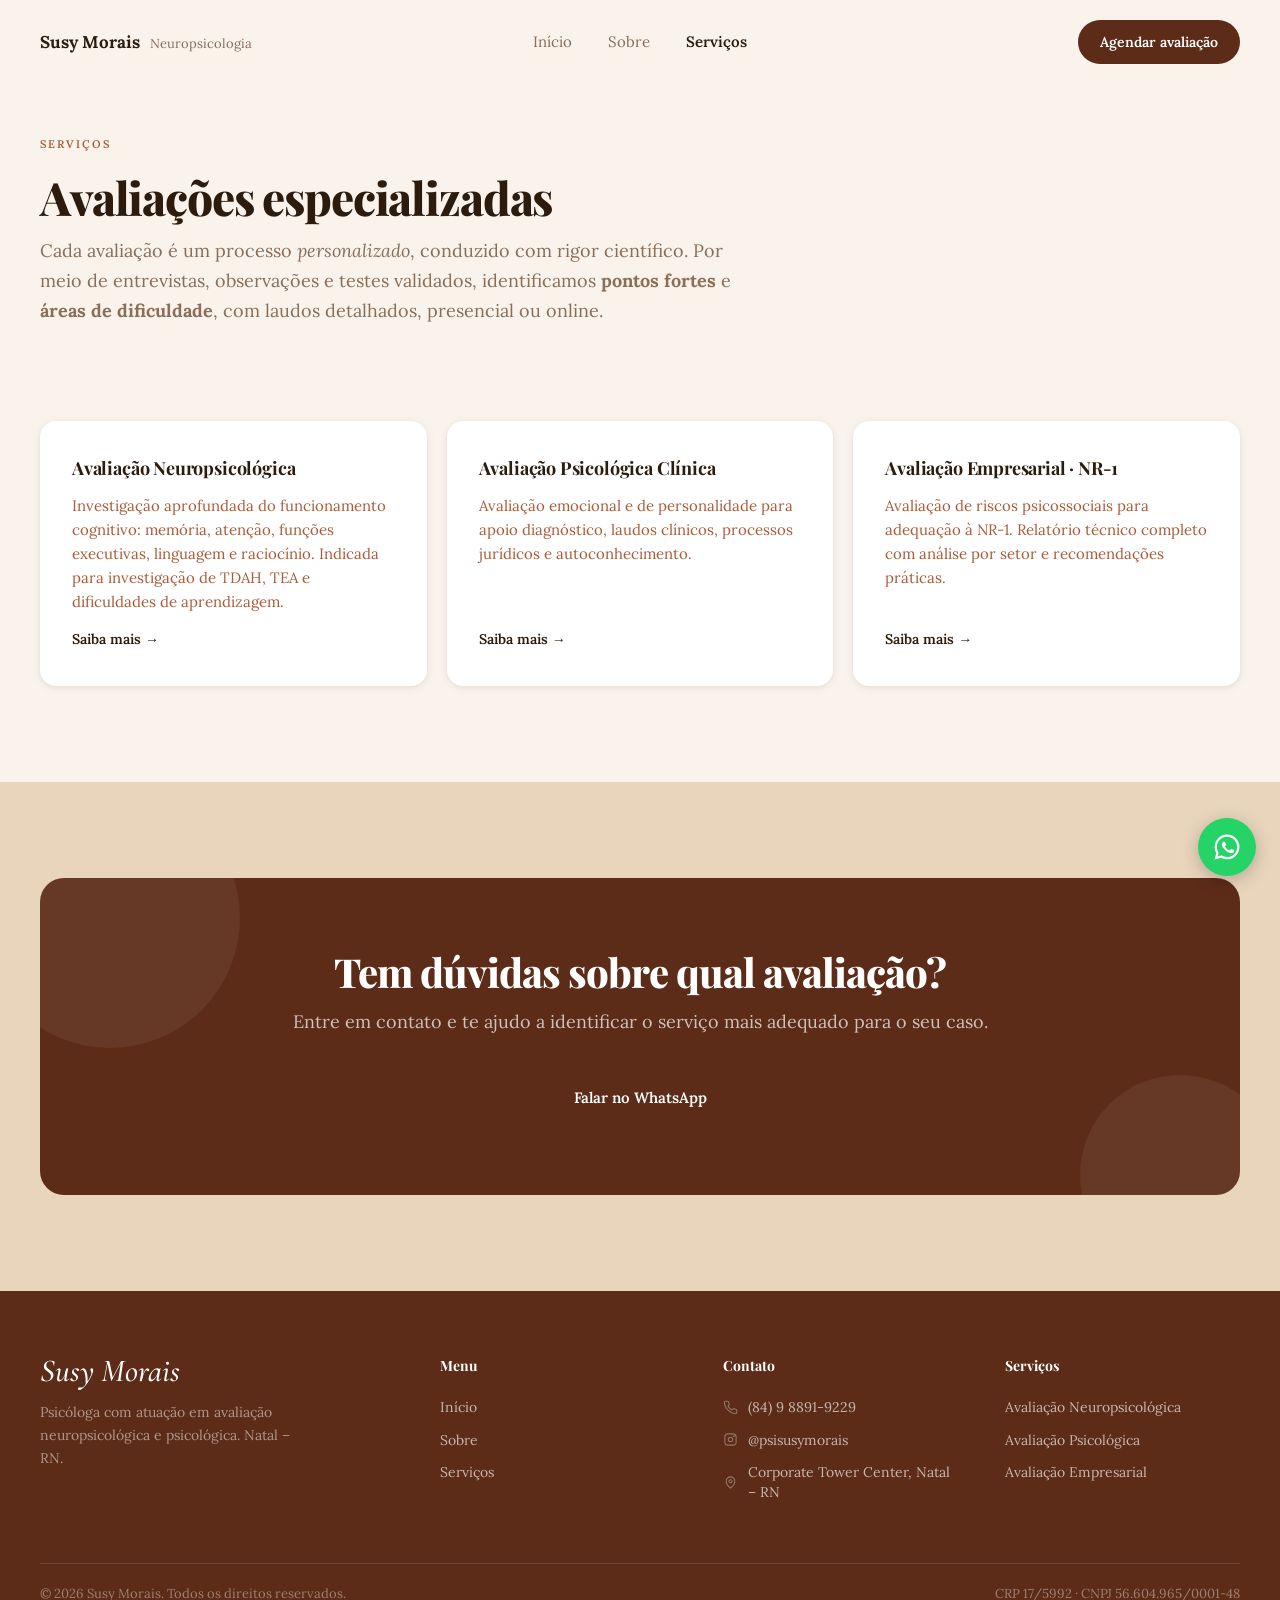
<file: servicos.html>
<!doctype html>
<html lang="pt-BR">
<head>
  <meta charset="utf-8" />
  <meta name="viewport" content="width=device-width, initial-scale=1" />
  <title>Serviços, Susy Morais · Psicóloga</title>
  <meta name="description" content="Avaliações psicológicas especializadas: neuropsicológica, psicológica clínica e empresarial NR-1." />
  <link rel="stylesheet" href="styles.css" />
</head>
<body>

  <nav class="nav" id="nav">
    <a class="brand" href="index.html">
      <b>Susy Morais</b>
      <small>Neuropsicologia</small>
    </a>
    <div class="navlinks">
      <a href="index.html">Início</a>
      <a href="sobre.html">Sobre</a>
      <a href="servicos.html" aria-current="page">Serviços</a>
    </div>
    <a class="btn-nav" href="https://wa.me/5584988919229?text=Ol%C3%A1%20Susy%2C%20gostaria%20de%20agendar%20uma%20avalia%C3%A7%C3%A3o." target="_blank" rel="noopener">Agendar avaliação</a>
    <button class="menu-toggle" id="menuToggle" aria-label="Menu" aria-expanded="false">
      <svg width="24" height="24" viewBox="0 0 24 24" fill="none" stroke="currentColor" stroke-width="2" stroke-linecap="round">
        <line x1="3" y1="6" x2="21" y2="6"/><line x1="3" y1="12" x2="21" y2="12"/><line x1="3" y1="18" x2="21" y2="18"/>
      </svg>
    </button>
  </nav>
  <div class="nav-drawer" id="navDrawer">
    <a href="index.html">Início</a>
    <a href="sobre.html">Sobre</a>
    <a href="servicos.html" aria-current="page">Serviços</a>
    <a class="btn-nav" href="https://wa.me/5584988919229?text=Ol%C3%A1%20Susy%2C%20gostaria%20de%20agendar%20uma%20avalia%C3%A7%C3%A3o." target="_blank" rel="noopener">Agendar avaliação</a>
  </div>

  <section class="page-hero">
    <div class="wrap">
      <div class="eyebrow">Serviços</div>
      <h1>Avaliações especializadas</h1>
      <p>Cada avaliação é um processo <em>personalizado</em>, conduzido com rigor científico. Por meio de entrevistas, observações e testes validados, identificamos <strong>pontos fortes</strong> e <strong>áreas de dificuldade</strong>, com laudos detalhados, presencial ou online.</p>
    </div>
  </section>

  <section class="sec">
    <div class="wrap">
      <div class="svc-grid">
        <a class="svc" href="avaliacao-neuropsicologica.html">
          <h3>Avaliação Neuropsicológica</h3>
          <p>Investigação aprofundada do funcionamento cognitivo: memória, atenção, funções executivas, linguagem e raciocínio. Indicada para investigação de TDAH, TEA e dificuldades de aprendizagem.</p>
          <span class="more">Saiba mais →</span>
        </a>
        <a class="svc" href="avaliacao-psicologica-clinica.html">
          <h3>Avaliação Psicológica Clínica</h3>
          <p>Avaliação emocional e de personalidade para apoio diagnóstico, laudos clínicos, processos jurídicos e autoconhecimento.</p>
          <span class="more">Saiba mais →</span>
        </a>
        <a class="svc" href="avaliacao-empresarial-nr1.html">
          <h3>Avaliação Empresarial · NR-1</h3>
          <p>Avaliação de riscos psicossociais para adequação à NR-1. Relatório técnico completo com análise por setor e recomendações práticas.</p>
          <span class="more">Saiba mais →</span>
        </a>
      </div>
    </div>
  </section>

  <section class="sec tint">
    <div class="wrap">
      <div class="cta-band">
        <div class="cta-blob" style="width:260px;height:260px;top:-90px;left:-60px;"></div>
        <div class="cta-blob" style="width:200px;height:200px;bottom:-80px;right:-40px;"></div>
        <h2>Tem dúvidas sobre qual avaliação?</h2>
        <p>Entre em contato e te ajudo a identificar o serviço mais adequado para o seu caso.</p>
        <a class="btn-primary" href="https://wa.me/5584988919229?text=Ol%C3%A1%20Susy%2C%20gostaria%20de%20saber%20mais%20sobre%20as%20avalia%C3%A7%C3%B5es." target="_blank" rel="noopener">Falar no WhatsApp</a>
      </div>
    </div>
  </section>

  <footer class="site-footer">
    <div class="wrap">
      <div class="footer-inner">
        <div>
          <em class="f-name">Susy Morais</em>
          <p class="f-brand-desc">Psicóloga com atuação em avaliação neuropsicológica e psicológica. Natal – RN.</p>
        </div>
        <div class="footer-col">
          <h4>Menu</h4>
          <a href="index.html">Início</a>
          <a href="sobre.html">Sobre</a>
          <a href="servicos.html">Serviços</a>
        </div>
        <div class="footer-col">
          <h4>Contato</h4>
          <a href="https://wa.me/5584988919229" target="_blank" rel="noopener">
            <svg viewBox="0 0 24 24" fill="none" stroke="currentColor" stroke-width="1.7" stroke-linecap="round" stroke-linejoin="round"><path d="M22 16.92v3a2 2 0 0 1-2.18 2 19.8 19.8 0 0 1-8.63-3.07 19.5 19.5 0 0 1-6-6 19.8 19.8 0 0 1-3.07-8.67A2 2 0 0 1 4.11 2h3a2 2 0 0 1 2 1.72c.13.96.36 1.9.7 2.81a2 2 0 0 1-.45 2.11L8.09 9.91a16 16 0 0 0 6 6l1.27-1.27a2 2 0 0 1 2.11-.45c.9.34 1.85.57 2.81.7A2 2 0 0 1 22 16.92Z"/></svg>
            (84) 9 8891-9229
          </a>
          <a href="https://instagram.com/psisusymorais" target="_blank" rel="noopener">
            <svg viewBox="0 0 24 24" fill="none" stroke="currentColor" stroke-width="1.7" stroke-linecap="round" stroke-linejoin="round"><rect x="3" y="3" width="18" height="18" rx="5"/><circle cx="12" cy="12" r="3.5"/><circle cx="17.5" cy="6.5" r=".6" fill="currentColor"/></svg>
            @psisusymorais
          </a>          <a href="https://www.google.com/maps/place/Corporate+Tower+Center/@-5.8206722,-35.2109868,18z" target="_blank" rel="noopener">
            <svg viewBox="0 0 24 24" fill="none" stroke="currentColor" stroke-width="1.7" stroke-linecap="round" stroke-linejoin="round"><path d="M12 21s7-5.5 7-11a7 7 0 1 0-14 0c0 5.5 7 11 7 11Z"/><circle cx="12" cy="10" r="2.5"/></svg>
            Corporate Tower Center, Natal – RN
          </a>        </div>
        <div class="footer-col">
          <h4>Serviços</h4>
          <a href="avaliacao-neuropsicologica.html">Avaliação Neuropsicológica</a>
          <a href="avaliacao-psicologica-clinica.html">Avaliação Psicológica</a>
          <a href="avaliacao-empresarial-nr1.html">Avaliação Empresarial</a>
        </div>
      </div>
      <div class="footer-bottom">
        <span>© 2026 Susy Morais. Todos os direitos reservados.</span>
        <span>CRP 17/5992 · CNPJ 56.604.965/0001-48</span>
      </div>
    </div>
  </footer>
  <a class="wa-float" href="https://wa.me/5584988919229?text=Ol%C3%A1%20Susy%2C%20gostaria%20de%20agendar%20uma%20avalia%C3%A7%C3%A3o." target="_blank" rel="noopener" aria-label="WhatsApp">
    <svg viewBox="0 0 24 24" xmlns="http://www.w3.org/2000/svg"><path d="M12.04 2C6.58 2 2.13 6.45 2.13 11.91c0 1.75.46 3.45 1.32 4.95L2 22l5.25-1.38a9.9 9.9 0 0 0 4.79 1.22h.01c5.46 0 9.91-4.45 9.91-9.91 0-2.65-1.03-5.14-2.9-7.01A9.82 9.82 0 0 0 12.04 2Zm0 1.82c2.16 0 4.18.84 5.71 2.37a8.02 8.02 0 0 1 2.37 5.72c0 4.46-3.63 8.09-8.1 8.09a8.1 8.1 0 0 1-4.13-1.13l-.3-.18-3.07.81.82-3-.19-.31a8.05 8.05 0 0 1-1.24-4.29c0-4.46 3.63-8.09 8.1-8.09Zm-2.6 3.98c-.16 0-.42.06-.64.3-.22.24-.85.83-.85 2.02 0 1.19.87 2.34.99 2.5.12.16 1.7 2.6 4.12 3.64.58.25 1.03.4 1.38.51.58.18 1.11.16 1.53.1.47-.07 1.43-.58 1.63-1.15.2-.56.2-1.05.14-1.15-.06-.1-.22-.16-.46-.28-.24-.12-1.43-.71-1.65-.79-.22-.08-.38-.12-.54.12-.16.24-.62.79-.76.95-.14.16-.28.18-.52.06-.24-.12-1.02-.38-1.94-1.2-.72-.64-1.2-1.43-1.34-1.67-.14-.24-.01-.37.11-.49.11-.11.24-.28.36-.42.12-.14.16-.24.24-.4.08-.16.04-.3-.02-.42-.06-.12-.54-1.3-.74-1.78-.2-.47-.4-.4-.54-.41h-.46Z"/></svg>
  </a>
  <script src="main.js"></script>
</body>
</html>
</file>
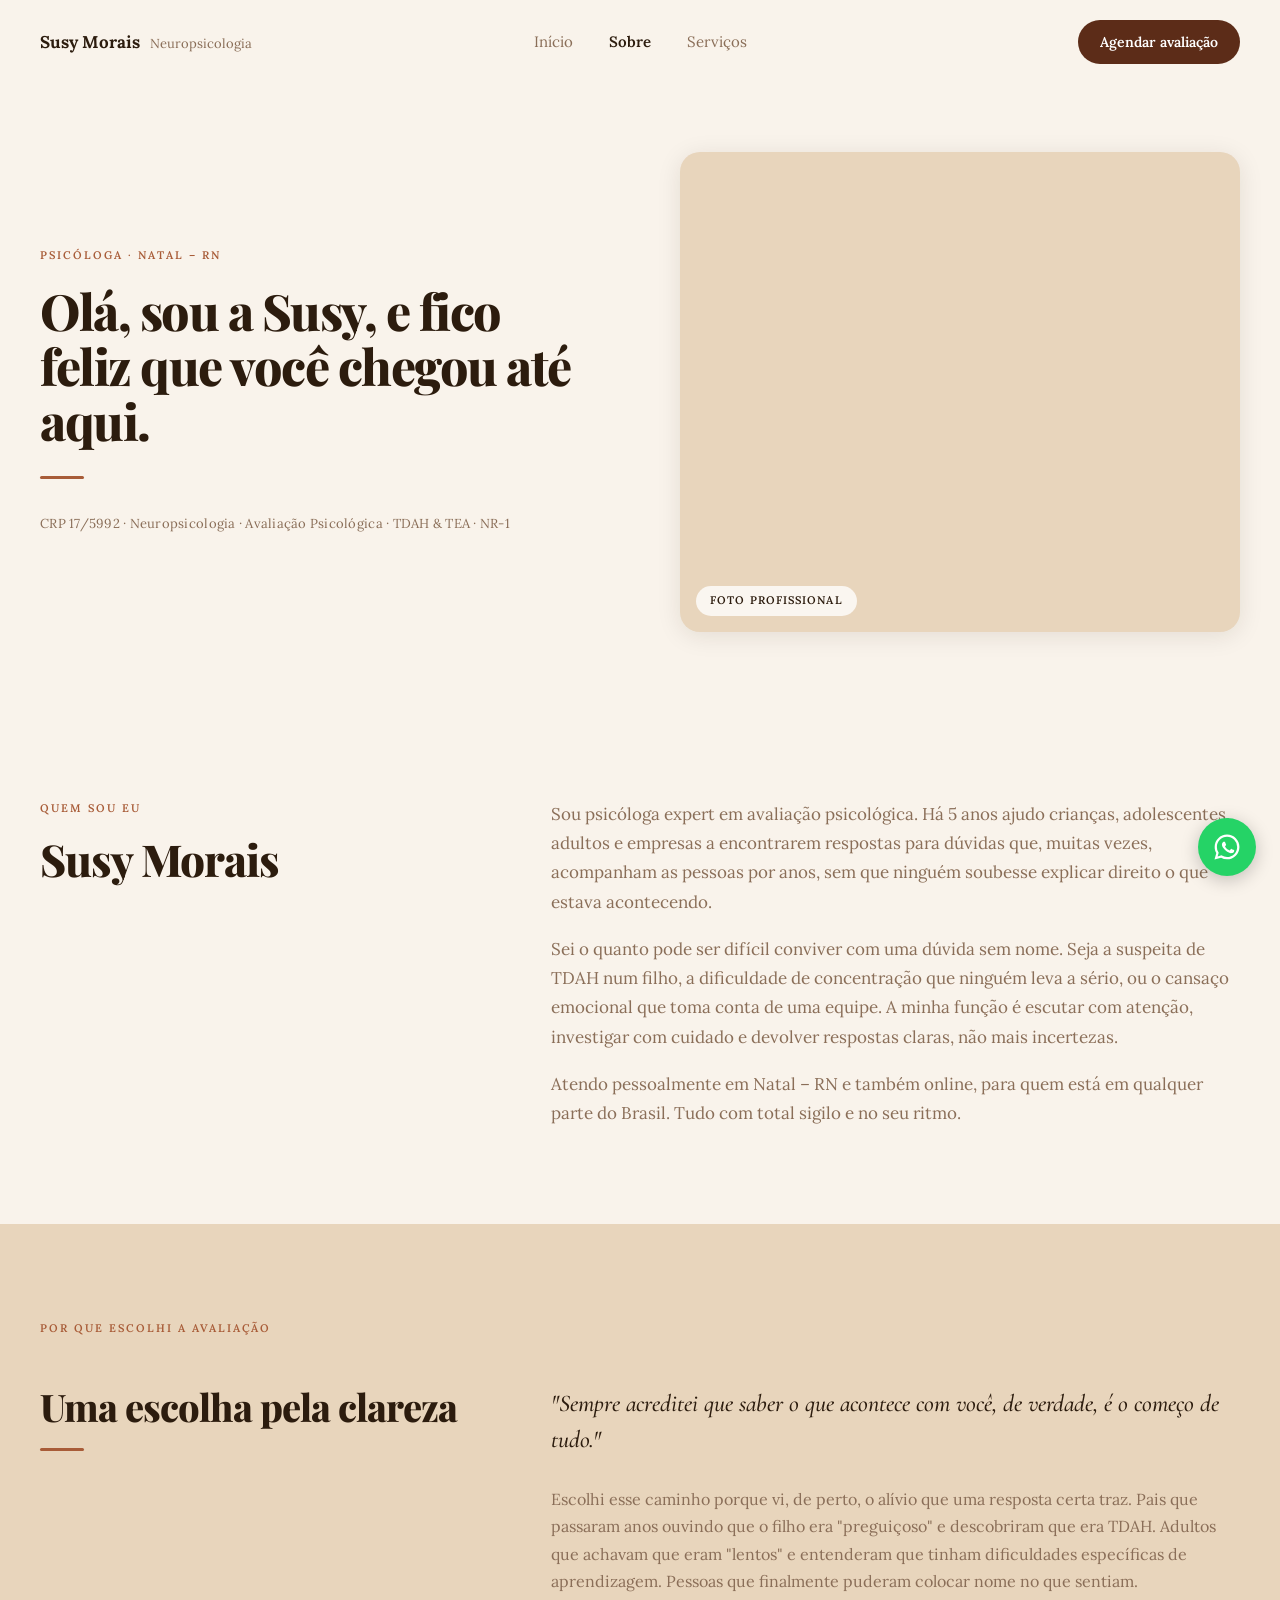
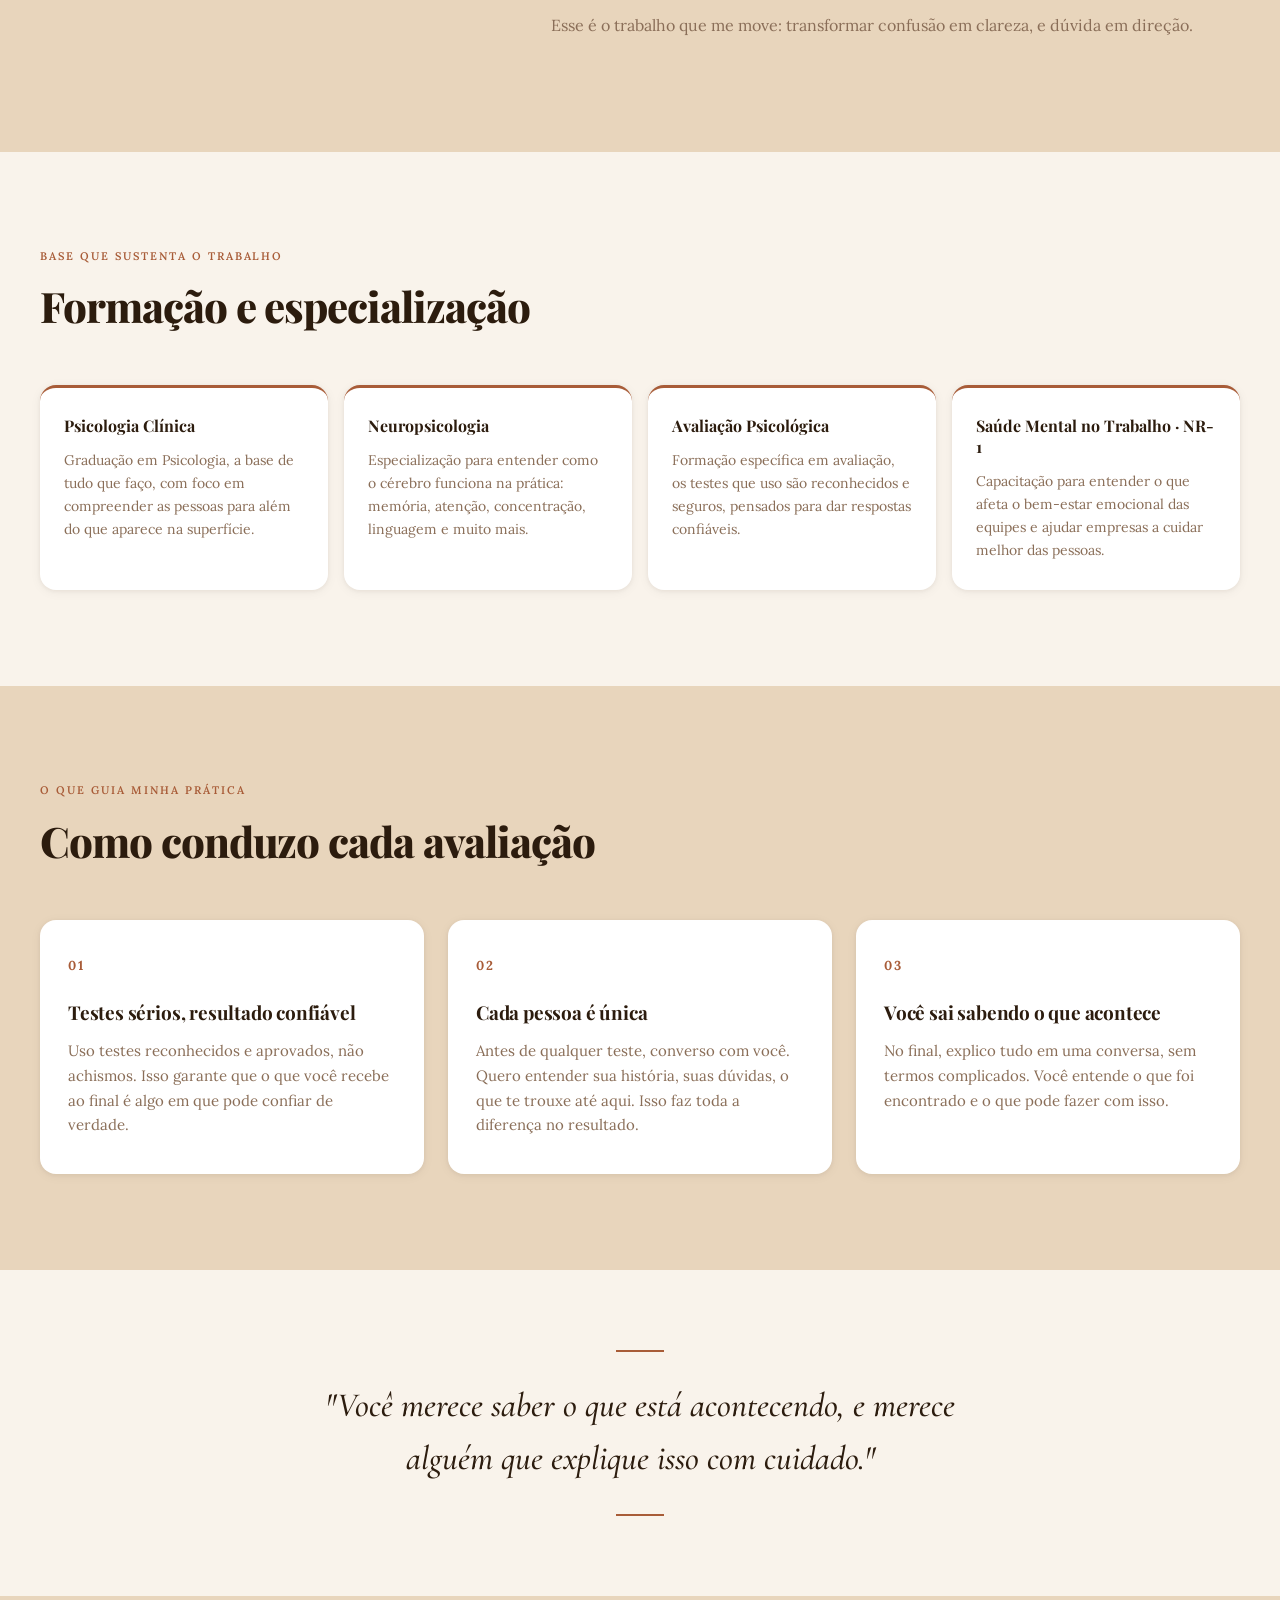
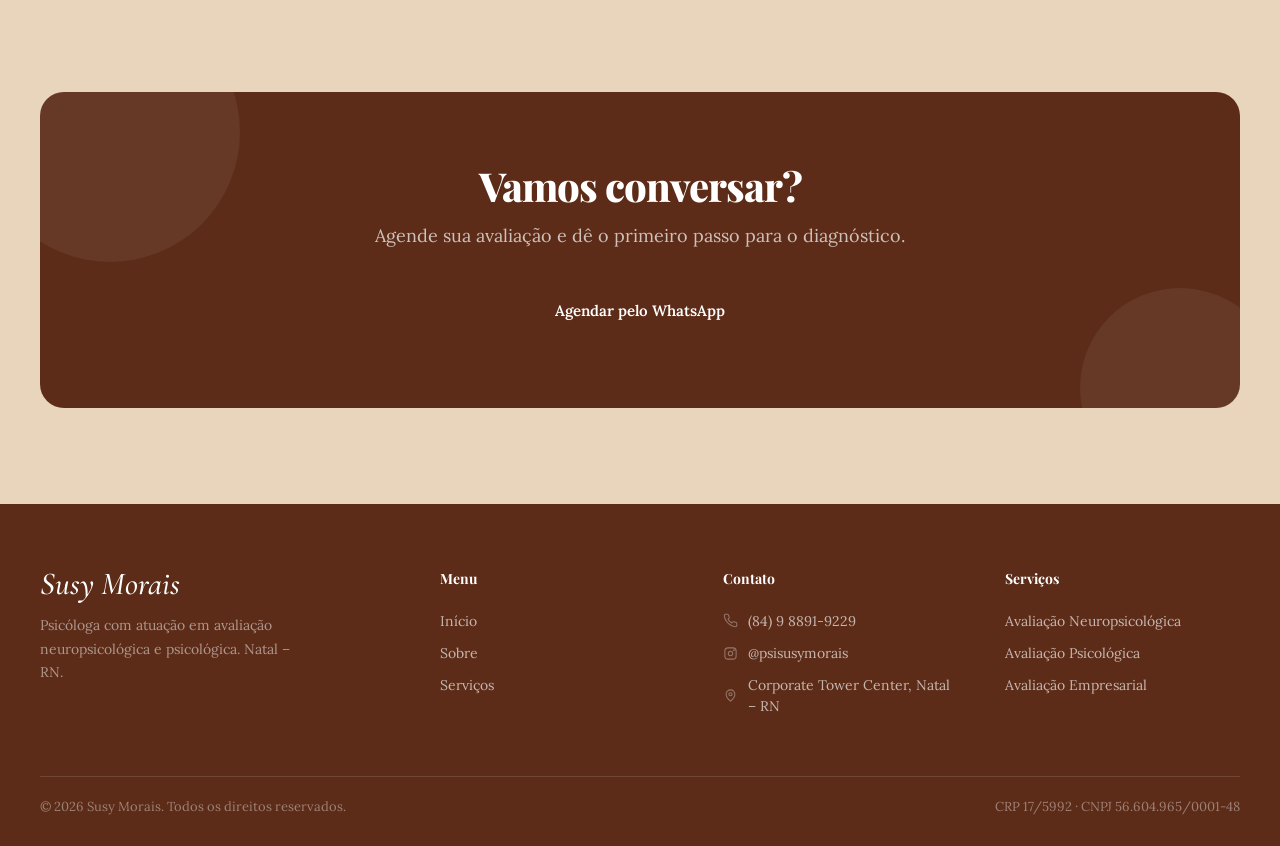
<file: sobre.html>
<!doctype html>
<html lang="pt-BR">
<head>
  <meta charset="utf-8" />
  <meta name="viewport" content="width=device-width, initial-scale=1" />
  <title>Sobre, Susy Morais · Psicóloga</title>
  <meta name="description" content="Conheça Susy Morais, psicóloga e neuropsicóloga expert em avaliação psicológica em Natal – RN." />
  <link rel="stylesheet" href="styles.css" />
</head>
<body>

  <nav class="nav" id="nav">
    <a class="brand" href="index.html">
      <b>Susy Morais</b>
      <small>Neuropsicologia</small>
    </a>
    <div class="navlinks">
      <a href="index.html">Início</a>
      <a href="sobre.html" aria-current="page">Sobre</a>
      <a href="servicos.html">Serviços</a>
    </div>
    <a class="btn-nav" href="https://wa.me/5584988919229?text=Ol%C3%A1%20Susy%2C%20gostaria%20de%20agendar%20uma%20avalia%C3%A7%C3%A3o." target="_blank" rel="noopener">Agendar avaliação</a>
    <button class="menu-toggle" id="menuToggle" aria-label="Menu" aria-expanded="false">
      <svg width="24" height="24" viewBox="0 0 24 24" fill="none" stroke="currentColor" stroke-width="2" stroke-linecap="round">
        <line x1="3" y1="6" x2="21" y2="6"/><line x1="3" y1="12" x2="21" y2="12"/><line x1="3" y1="18" x2="21" y2="18"/>
      </svg>
    </button>
  </nav>
  <div class="nav-drawer" id="navDrawer">
    <a href="index.html">Início</a>
    <a href="sobre.html" aria-current="page">Sobre</a>
    <a href="servicos.html">Serviços</a>
    <a class="btn-nav" href="https://wa.me/5584988919229?text=Ol%C3%A1%20Susy%2C%20gostaria%20de%20agendar%20uma%20avalia%C3%A7%C3%A3o." target="_blank" rel="noopener">Agendar avaliação</a>
  </div>

  <!-- HERO -->
  <section class="dp-hero">
    <div class="wrap dp-hero-grid">
      <div>
        <span class="eyebrow">Psicóloga · Natal – RN</span>
        <h1>Olá, sou a Susy, e fico feliz que você chegou até aqui.</h1>
        <div class="dp-deco"></div>
        <p class="about-creds" style="margin-top:32px;">CRP 17/5992 · Neuropsicologia · Avaliação Psicológica · TDAH &amp; TEA · NR-1</p>
      </div>
      <div class="hero-photo photo-ph" style="min-height:480px;">
        <span class="ph-tag">Foto profissional</span>
      </div>
    </div>
  </section>

  <!-- QUEM SOU EU -->
  <section class="sec">
    <div class="wrap">
      <div class="about-intro-grid">
        <div>
          <span class="eyebrow">Quem sou eu</span>
          <h2>Susy Morais</h2>
        </div>
        <div class="about-intro-text">
          <p>Sou psicóloga expert em avaliação psicológica. Há 5 anos ajudo crianças, adolescentes, adultos e empresas a encontrarem respostas para dúvidas que, muitas vezes, acompanham as pessoas por anos, sem que ninguém soubesse explicar direito o que estava acontecendo.</p>
          <p>Sei o quanto pode ser difícil conviver com uma dúvida sem nome. Seja a suspeita de TDAH num filho, a dificuldade de concentração que ninguém leva a sério, ou o cansaço emocional que toma conta de uma equipe. A minha função é escutar com atenção, investigar com cuidado e devolver respostas claras, não mais incertezas.</p>
          <p>Atendo pessoalmente em Natal – RN e também online, para quem está em qualquer parte do Brasil. Tudo com total sigilo e no seu ritmo.</p>
        </div>
      </div>
    </div>
  </section>

  <!-- MINHA TRAJETÓRIA -->
  <section class="sec tint">
    <div class="wrap">
      <span class="eyebrow">Por que escolhi a avaliação</span>
      <div class="about-traj-grid">
        <div>
          <h2>Uma escolha pela clareza</h2>
          <div class="dp-deco" style="margin-top:20px;"></div>
        </div>
        <div class="about-traj-text">
          <p class="about-pullquote">"Sempre acreditei que saber o que acontece com você, de verdade, é o começo de tudo."</p>
          <p>Escolhi esse caminho porque vi, de perto, o alívio que uma resposta certa traz. Pais que passaram anos ouvindo que o filho era "preguiçoso" e descobriram que era TDAH. Adultos que achavam que eram "lentos" e entenderam que tinham dificuldades específicas de aprendizagem. Pessoas que finalmente puderam colocar nome no que sentiam.</p>
          <p>Esse é o trabalho que me move: transformar confusão em clareza, e dúvida em direção.</p>
        </div>
      </div>
    </div>
  </section>

  <!-- FORMAÇÃO -->
  <section class="sec">
    <div class="wrap">
      <div class="sec-head">
        <span class="eyebrow">Base que sustenta o trabalho</span>
        <h2>Formação e especialização</h2>
      </div>
      <div class="form-grid">
        <div class="form-card">
          <h4>Psicologia Clínica</h4>
          <p>Graduação em Psicologia, a base de tudo que faço, com foco em compreender as pessoas para além do que aparece na superfície.</p>
        </div>
        <div class="form-card">
          <h4>Neuropsicologia</h4>
          <p>Especialização para entender como o cérebro funciona na prática: memória, atenção, concentração, linguagem e muito mais.</p>
        </div>
        <div class="form-card">
          <h4>Avaliação Psicológica</h4>
          <p>Formação específica em avaliação, os testes que uso são reconhecidos e seguros, pensados para dar respostas confiáveis.</p>
        </div>
        <div class="form-card">
          <h4>Saúde Mental no Trabalho · NR-1</h4>
          <p>Capacitação para entender o que afeta o bem-estar emocional das equipes e ajudar empresas a cuidar melhor das pessoas.</p>
        </div>
      </div>
    </div>
  </section>

  <!-- COMO TRABALHO -->
  <section class="sec tint">
    <div class="wrap">
      <div class="sec-head">
        <span class="eyebrow">O que guia minha prática</span>
        <h2>Como conduzo cada avaliação</h2>
      </div>
      <div class="pillar-grid">
        <div class="pillar">
          <span class="pillar-num">01</span>
          <h4>Testes sérios, resultado confiável</h4>
          <p>Uso testes reconhecidos e aprovados, não achismos. Isso garante que o que você recebe ao final é algo em que pode confiar de verdade.</p>
        </div>
        <div class="pillar">
          <span class="pillar-num">02</span>
          <h4>Cada pessoa é única</h4>
          <p>Antes de qualquer teste, converso com você. Quero entender sua história, suas dúvidas, o que te trouxe até aqui. Isso faz toda a diferença no resultado.</p>
        </div>
        <div class="pillar">
          <span class="pillar-num">03</span>
          <h4>Você sai sabendo o que acontece</h4>
          <p>No final, explico tudo em uma conversa, sem termos complicados. Você entende o que foi encontrado e o que pode fazer com isso.</p>
        </div>
      </div>
    </div>
  </section>

  <!-- CITAÇÃO -->
  <div class="about-quote">
    <div class="wrap">
      <div class="about-quote-line"></div>
      <blockquote>"Você merece saber o que está acontecendo, e merece alguém que explique isso com cuidado."</blockquote>
      <div class="about-quote-line"></div>
    </div>
  </div>

  <!-- CTA -->
  <section class="sec tint">
    <div class="wrap">
      <div class="cta-band">
        <div class="cta-blob" style="width:260px;height:260px;top:-90px;left:-60px;"></div>
        <div class="cta-blob" style="width:200px;height:200px;bottom:-80px;right:-40px;"></div>
        <h2>Vamos conversar?</h2>
        <p>Agende sua avaliação e dê o primeiro passo para o diagnóstico.</p>
        <a class="btn-primary" href="https://wa.me/5584988919229?text=Ol%C3%A1%20Susy%2C%20gostaria%20de%20agendar%20uma%20avalia%C3%A7%C3%A3o." target="_blank" rel="noopener">Agendar pelo WhatsApp</a>
      </div>
    </div>
  </section>

  <footer class="site-footer">
    <div class="wrap">
      <div class="footer-inner">
        <div>
          <em class="f-name">Susy Morais</em>
          <p class="f-brand-desc">Psicóloga com atuação em avaliação neuropsicológica e psicológica. Natal – RN.</p>
        </div>
        <div class="footer-col">
          <h4>Menu</h4>
          <a href="index.html">Início</a>
          <a href="sobre.html">Sobre</a>
          <a href="servicos.html">Serviços</a>
        </div>
        <div class="footer-col">
          <h4>Contato</h4>
          <a href="https://wa.me/5584988919229" target="_blank" rel="noopener">
            <svg viewBox="0 0 24 24" fill="none" stroke="currentColor" stroke-width="1.7" stroke-linecap="round" stroke-linejoin="round"><path d="M22 16.92v3a2 2 0 0 1-2.18 2 19.8 19.8 0 0 1-8.63-3.07 19.5 19.5 0 0 1-6-6 19.8 19.8 0 0 1-3.07-8.67A2 2 0 0 1 4.11 2h3a2 2 0 0 1 2 1.72c.13.96.36 1.9.7 2.81a2 2 0 0 1-.45 2.11L8.09 9.91a16 16 0 0 0 6 6l1.27-1.27a2 2 0 0 1 2.11-.45c.9.34 1.85.57 2.81.7A2 2 0 0 1 22 16.92Z"/></svg>
            (84) 9 8891-9229
          </a>
          <a href="https://instagram.com/psisusymorais" target="_blank" rel="noopener">
            <svg viewBox="0 0 24 24" fill="none" stroke="currentColor" stroke-width="1.7" stroke-linecap="round" stroke-linejoin="round"><rect x="3" y="3" width="18" height="18" rx="5"/><circle cx="12" cy="12" r="3.5"/><circle cx="17.5" cy="6.5" r=".6" fill="currentColor"/></svg>
            @psisusymorais
          </a>
          <a href="https://www.google.com/maps/place/Corporate+Tower+Center/@-5.8206722,-35.2109868,18z" target="_blank" rel="noopener">
            <svg viewBox="0 0 24 24" fill="none" stroke="currentColor" stroke-width="1.7" stroke-linecap="round" stroke-linejoin="round"><path d="M12 21s7-5.5 7-11a7 7 0 1 0-14 0c0 5.5 7 11 7 11Z"/><circle cx="12" cy="10" r="2.5"/></svg>
            Corporate Tower Center, Natal – RN
          </a>
        </div>
        <div class="footer-col">
          <h4>Serviços</h4>
          <a href="avaliacao-neuropsicologica.html">Avaliação Neuropsicológica</a>
          <a href="avaliacao-psicologica-clinica.html">Avaliação Psicológica</a>
          <a href="avaliacao-empresarial-nr1.html">Avaliação Empresarial</a>
        </div>
      </div>
      <div class="footer-bottom">
        <span>© 2026 Susy Morais. Todos os direitos reservados.</span>
        <span>CRP 17/5992 · CNPJ 56.604.965/0001-48</span>
      </div>
    </div>
  </footer>
  <a class="wa-float" href="https://wa.me/5584988919229?text=Ol%C3%A1%20Susy%2C%20gostaria%20de%20agendar%20uma%20avalia%C3%A7%C3%A3o." target="_blank" rel="noopener" aria-label="WhatsApp">
    <svg viewBox="0 0 24 24" xmlns="http://www.w3.org/2000/svg"><path d="M12.04 2C6.58 2 2.13 6.45 2.13 11.91c0 1.75.46 3.45 1.32 4.95L2 22l5.25-1.38a9.9 9.9 0 0 0 4.79 1.22h.01c5.46 0 9.91-4.45 9.91-9.91 0-2.65-1.03-5.14-2.9-7.01A9.82 9.82 0 0 0 12.04 2Zm0 1.82c2.16 0 4.18.84 5.71 2.37a8.02 8.02 0 0 1 2.37 5.72c0 4.46-3.63 8.09-8.1 8.09a8.1 8.1 0 0 1-4.13-1.13l-.3-.18-3.07.81.82-3-.19-.31a8.05 8.05 0 0 1-1.24-4.29c0-4.46 3.63-8.09 8.1-8.09Zm-2.6 3.98c-.16 0-.42.06-.64.3-.22.24-.85.83-.85 2.02 0 1.19.87 2.34.99 2.5.12.16 1.7 2.6 4.12 3.64.58.25 1.03.4 1.38.51.58.18 1.11.16 1.53.1.47-.07 1.43-.58 1.63-1.15.2-.56.2-1.05.14-1.15-.06-.1-.22-.16-.46-.28-.24-.12-1.43-.71-1.65-.79-.22-.08-.38-.12-.54.12-.16.24-.62.79-.76.95-.14.16-.28.18-.52.06-.24-.12-1.02-.38-1.94-1.2-.72-.64-1.2-1.43-1.34-1.67-.14-.24-.01-.37.11-.49.11-.11.24-.28.36-.42.12-.14.16-.24.24-.4.08-.16.04-.3-.02-.42-.06-.12-.54-1.3-.74-1.78-.2-.47-.4-.4-.54-.41h-.46Z"/></svg>
  </a>
  <script src="main.js"></script>
</body>
</html>
</file>
<file: styles.css>
@import url('https://fonts.googleapis.com/css2?family=Cormorant+Garamond:ital,wght@1,500;1,600&family=Playfair+Display:wght@600;700;800&family=Lora:ital,wght@0,400;0,500;0,600;1,500&display=swap');

/* ============================================================
   TOKENS
   ============================================================ */
:root {
  --bg:       #F9F3EB;
  --bg-ph:    #E8D5BC;
  --ink:      #2C1C0E;
  --muted:    #8A6E58;
  --accent:   #A85C38;
  --accent-d: #7A3C20;
  --cta:      #5C2C18;
  --line:     rgba(44,28,14,.12);
  --white:    #FFFFFF;
  --shadow-sm: 0 1px 4px rgba(44,28,14,.06), 0 2px 12px rgba(44,28,14,.05);
  --shadow-md: 0 4px 24px rgba(44,28,14,.10);
  --r:        16px;
}

*, *::before, *::after { box-sizing: border-box; margin: 0; padding: 0; }
html { scroll-behavior: smooth; }
body {
  font-family: 'Lora', Georgia, serif;
  background: var(--bg);
  color: var(--ink);
  font-size: 16px;
  line-height: 1.6;
  -webkit-font-smoothing: antialiased;
  padding-top: 72px;
}

h1, h2, h3, h4, h5, h6 { font-family: 'Playfair Display', Georgia, serif; }
img { display: block; max-width: 100%; }
a { color: inherit; text-decoration: none; }

.wrap { max-width: 1440px; margin: 0 auto; padding: 0 64px; }

/* ---- EYEBROW ---- */
.eyebrow {
  font-size: 11px;
  font-weight: 600;
  letter-spacing: .18em;
  text-transform: uppercase;
  color: var(--accent);
  margin-bottom: 18px;
  display: block;
}

/* ---- PHOTO PLACEHOLDER ---- */
.photo-ph {
  background: var(--bg-ph);
  display: flex;
  align-items: flex-end;
  padding: 16px;
  overflow: hidden;
}
.ph-tag {
  font-size: 11px;
  font-weight: 600;
  letter-spacing: .1em;
  text-transform: uppercase;
  color: var(--ink);
  background: rgba(255,255,255,.78);
  padding: 6px 14px;
  border-radius: 99px;
}

/* ============================================================
   BOTÕES
   ============================================================ */
.btn-primary {
  display: inline-flex;
  align-items: center;
  gap: 8px;
  background: var(--cta);
  color: #fff;
  font-family: inherit;
  font-weight: 600;
  font-size: 15px;
  padding: 13px 26px;
  border-radius: 99px;
  transition: background .15s;
  white-space: nowrap;
}
.btn-primary:hover { background: var(--accent-d); }
.btn-primary svg { width: 17px; height: 17px; flex-shrink: 0; }

.btn-ghost {
  display: inline-flex;
  align-items: center;
  gap: 6px;
  font-size: 15px;
  font-weight: 600;
  color: var(--ink);
  transition: gap .15s, color .15s;
}
.btn-ghost:hover { color: var(--accent); gap: 10px; }

.btn-outline-light {
  display: inline-flex;
  align-items: center;
  gap: 8px;
  background: transparent;
  color: #fff;
  font-family: inherit;
  font-weight: 600;
  font-size: 15px;
  padding: 13px 28px;
  border-radius: 99px;
  border: 1.5px solid rgba(255,255,255,.55);
  transition: border-color .15s, background .15s;
}
.btn-outline-light:hover { border-color: #fff; background: rgba(255,255,255,.1); }
.btn-outline-light svg { width: 17px; height: 17px; flex-shrink: 0; }

/* ============================================================
   NAV
   ============================================================ */
.nav {
  display: flex;
  align-items: center;
  justify-content: space-between;
  padding: 20px 64px;
  position: fixed;
  top: 0;
  left: 0;
  right: 0;
  background: transparent;
  z-index: 100;
}
.brand { display: flex; align-items: baseline; gap: 10px; }
.brand b { font-size: 17px; font-weight: 700; color: var(--ink); }
.brand small { font-size: 13px; color: var(--muted); font-weight: 400; }

.navlinks { display: flex; gap: 36px; position: absolute; left: 50%; transform: translateX(-50%); }
.navlinks a { font-size: 15px; color: var(--muted); transition: color .15s; }
.navlinks a:hover { color: var(--ink); }
.navlinks a[aria-current="page"] { color: var(--ink); font-weight: 600; }

.btn-nav {
  display: inline-flex;
  align-items: center;
  gap: 8px;
  background: var(--cta);
  color: #fff;
  font-family: inherit;
  font-weight: 600;
  font-size: 14px;
  padding: 11px 22px;
  border-radius: 99px;
  transition: background .15s;
  white-space: nowrap;
}
.btn-nav:hover { background: var(--accent-d); }
.btn-nav svg { width: 16px; height: 16px; }

.menu-toggle { display: none; background: none; border: none; cursor: pointer; color: var(--ink); padding: 4px; }
.menu-toggle svg { display: block; }

.nav-drawer { display: none; flex-direction: column; background: var(--bg); border-bottom: 1px solid var(--line); padding: 8px 0 16px; position: fixed; top: 72px; left: 0; right: 0; z-index: 99; }
.nav-drawer.open { display: flex; }
.nav-drawer a { font-size: 16px; color: var(--muted); padding: 12px 24px; }
.nav-drawer a:hover { color: var(--ink); }
.nav-drawer .btn-nav { margin: 8px 24px 0; color: #fff; }

/* ============================================================
   HERO
   ============================================================ */
.hero { padding: 80px 0 72px; }
.hero-grid {
  display: grid;
  grid-template-columns: 1fr 1fr;
  gap: 64px;
  align-items: center;
}
.hero-eyebrow {
  font-size: 11px;
  font-weight: 600;
  letter-spacing: .18em;
  text-transform: uppercase;
  color: var(--accent);
  margin-bottom: 24px;
}
.hero h1 {
  font-size: 58px;
  font-weight: 800;
  line-height: 1.05;
  letter-spacing: -.03em;
  color: var(--ink);
  margin-bottom: 22px;
}
.hero h1 em {
  font-style: normal;
  color: var(--accent);
}
.hero-sub {
  font-size: 17px;
  color: var(--muted);
  line-height: 1.65;
  max-width: 36em;
  margin-bottom: 36px;
}
.hero-cta {
  display: flex;
  align-items: center;
  gap: 20px;
  flex-wrap: wrap;
  margin-bottom: 48px;
}
.hero-stats {
  display: flex;
  gap: 32px;
  padding-top: 28px;
  border-top: 1px solid var(--line);
  flex-wrap: wrap;
}
.hero-stats div b { display: block; font-size: 20px; font-weight: 700; letter-spacing: -.01em; }
.hero-stats div span { font-size: 13px; color: var(--muted); }

.hero-photo { border-radius: 20px; min-height: 520px; box-shadow: var(--shadow-md); }

/* ============================================================
   SEÇÃO GENÉRICA
   ============================================================ */
.sec { padding: 96px 0; }
.tint { background: var(--bg-ph); }

.sec-head { max-width: 620px; margin-bottom: 56px; }
.sec-head h2 {
  font-size: 42px;
  font-weight: 800;
  letter-spacing: -.025em;
  line-height: 1.1;
  margin-bottom: 14px;
}
.sec-head p { font-size: 17px; color: var(--muted); line-height: 1.65; }

/* ============================================================
   SERVIÇOS
   ============================================================ */
.svc-grid { display: grid; grid-template-columns: repeat(3, 1fr); gap: 20px; }
.svc {
  background: var(--white);
  border-radius: var(--r);
  padding: 36px 32px;
  display: flex;
  flex-direction: column;
  gap: 14px;
  box-shadow: var(--shadow-sm);
  color: inherit;
  transition: box-shadow .2s, transform .18s;
}
.svc:hover { box-shadow: var(--shadow-md); transform: translateY(-2px); }
.svc-icon {
  width: 48px; height: 48px;
  background: var(--bg-ph);
  border-radius: 12px;
  display: flex; align-items: center; justify-content: center;
  color: var(--accent);
  flex-shrink: 0;
}
.svc-icon svg { width: 22px; height: 22px; }
.svc h3 { font-size: 18px; font-weight: 700; letter-spacing: -.01em; line-height: 1.25; }
.svc > p { font-size: 15px; color: var(--accent); line-height: 1.6; flex: 1; }
.svc .more { font-size: 14px; font-weight: 600; color: var(--ink); }

/* ============================================================
   ETAPAS
   ============================================================ */
.steps { display: grid; grid-template-columns: repeat(4, 1fr); gap: 36px; }
.step-bar {
  height: 3px;
  background: var(--line);
  border-radius: 3px;
  margin-bottom: 24px;
  position: relative;
}
.step-bar::before {
  content: '';
  position: absolute;
  left: 0; top: 0;
  width: 44px; height: 100%;
  background: var(--cta);
  border-radius: 3px;
}
.step-label { font-size: 11px; font-weight: 600; letter-spacing: .12em; text-transform: uppercase; color: var(--accent); margin-bottom: 10px; }
.step h4 { font-size: 16px; font-weight: 700; margin-bottom: 10px; }
.step p { font-size: 14px; color: var(--muted); line-height: 1.65; }

/* ============================================================
   SOBRE
   ============================================================ */
.about-grid {
  display: grid;
  grid-template-columns: 1fr 1.1fr;
  gap: 72px;
  align-items: center;
}
.about-photo { border-radius: 20px; min-height: 420px; box-shadow: var(--shadow-md); }
.about-text h2 { font-size: 38px; font-weight: 800; letter-spacing: -.025em; line-height: 1.1; margin-bottom: 20px; }
.about-text p { font-size: 16px; color: var(--muted); line-height: 1.7; margin-bottom: 14px; }
.about-tags { display: flex; flex-wrap: wrap; gap: 10px; margin-top: 24px; }
.about-tags span {
  font-size: 13px; font-weight: 500;
  color: var(--ink);
  background: var(--bg-ph);
  border: 1px solid var(--line);
  border-radius: 99px;
  padding: 7px 16px;
}

/* ============================================================
   LOCALIZAÇÃO
   ============================================================ */
.loc-grid { display: grid; grid-template-columns: 1fr 1fr; gap: 20px; margin-bottom: 64px; }
.loc-card {
  background: var(--white);
  border-radius: var(--r);
  padding: 28px 32px;
  display: flex;
  gap: 18px;
  align-items: flex-start;
  box-shadow: var(--shadow-sm);
}
.loc-icon {
  width: 40px; height: 40px; flex-shrink: 0;
  background: var(--bg-ph);
  border-radius: 10px;
  display: flex; align-items: center; justify-content: center;
  color: var(--accent);
}
.loc-icon svg { width: 18px; height: 18px; }
.loc-card h4 { font-size: 16px; font-weight: 700; margin-bottom: 8px; }
.loc-card p { font-size: 14px; color: var(--muted); line-height: 1.65; }
.loc-card a { color: var(--accent); }

/* ============================================================
   CTA BAND
   ============================================================ */
.cta-band {
  background: var(--cta);
  border-radius: 24px;
  padding: 72px 64px;
  text-align: center;
  color: #fff;
  position: relative;
  overflow: hidden;
}
.cta-band h2 { font-size: 40px; font-weight: 800; letter-spacing: -.025em; line-height: 1.1; margin-bottom: 14px; position: relative; }
.cta-band > p { font-size: 18px; color: rgba(255,255,255,.7); margin-bottom: 36px; position: relative; }
.cta-band > a { position: relative; }
.cta-blob { position: absolute; border-radius: 50%; background: rgba(255,255,255,.06); }

/* ============================================================
   FOOTER
   ============================================================ */
.site-footer { background: var(--cta); color: rgba(255,255,255,.65); }
.footer-inner {
  display: grid;
  grid-template-columns: 1.5fr 1fr 1fr 1fr;
  gap: 48px;
  padding: 64px 0 48px;
}
.f-name {
  font-family: 'Cormorant Garamond', Georgia, serif;
  font-style: italic;
  font-weight: 500;
  font-size: 32px;
  color: #fff;
  display: block;
  margin-bottom: 14px;
  line-height: 1;
}
.f-brand-desc { font-size: 14px; line-height: 1.65; max-width: 28ch; color: rgba(255,255,255,.5); }

.footer-col h4 { font-size: 14px; font-weight: 700; color: #fff; margin-bottom: 20px; }
.footer-col a {
  display: flex;
  align-items: center;
  gap: 10px;
  font-size: 14px;
  color: rgba(255,255,255,.65);
  margin-bottom: 12px;
  transition: color .15s;
  line-height: 1.45;
}
.footer-col a:hover { color: #fff; }
.footer-col svg { width: 15px; height: 15px; flex-shrink: 0; color: rgba(255,255,255,.35); }

.footer-bottom {
  border-top: 1px solid rgba(255,255,255,.12);
  padding: 20px 0 28px;
  display: flex;
  justify-content: space-between;
  align-items: center;
  font-size: 13px;
  color: rgba(255,255,255,.4);
  flex-wrap: wrap;
  gap: 8px;
}

/* ============================================================
   PAGE HERO (páginas internas)
   ============================================================ */
.page-hero { padding: 64px 0 0; }
.page-hero h1 { font-size: 46px; font-weight: 800; letter-spacing: -.025em; line-height: 1.1; margin-bottom: 14px; }
.page-hero p { font-size: 18px; color: var(--muted); max-width: 40em; line-height: 1.65; }
.breadcrumb { display: inline-flex; align-items: center; gap: 6px; font-size: 13px; font-weight: 600; color: var(--accent); margin-bottom: 22px; opacity: .85; transition: opacity .15s; }
.breadcrumb:hover { opacity: 1; }

/* ============================================================
   DETALHE — AVALIAÇÃO
   ============================================================ */
.sec.sec-content { padding-top: 52px; }
.detail-grid { display: grid; grid-template-columns: 1fr 300px; gap: 28px; align-items: start; }

.detail-main {
  background: var(--white);
  border: 1px solid var(--line);
  border-radius: 20px;
  padding: 48px 52px;
  box-shadow: var(--shadow-sm);
}
.detail-main h2 { font-size: 24px; font-weight: 700; letter-spacing: -.015em; margin-bottom: 14px; margin-top: 44px; line-height: 1.2; }
.detail-main h2:first-child { margin-top: 0; }
.detail-main h3 { font-size: 13px; font-weight: 700; letter-spacing: .1em; text-transform: uppercase; margin-bottom: 14px; margin-top: 36px; color: var(--accent); }
.detail-main p { font-size: 16px; color: var(--muted); line-height: 1.7; margin-bottom: 16px; }

.facts { list-style: none; display: grid; grid-template-columns: 1fr 1fr; gap: 10px 24px; margin: 8px 0; }
.facts li { position: relative; padding-left: 26px; font-size: 15px; color: var(--muted); line-height: 1.5; }
.facts li::before {
  content: "";
  position: absolute;
  left: 0; top: 3px;
  width: 18px; height: 18px;
  border-radius: 50%;
  background: var(--bg-ph);
  background-image: url("data:image/svg+xml,%3Csvg xmlns='http://www.w3.org/2000/svg' viewBox='0 0 24 24' fill='none' stroke='%23A85C38' stroke-width='3' stroke-linecap='round' stroke-linejoin='round'%3E%3Cpath d='M20 6 9 17l-5-5'/%3E%3C/svg%3E");
  background-size: 12px; background-position: center; background-repeat: no-repeat;
}

.aside-card { background: var(--white); border: 1px solid var(--line); border-radius: 18px; padding: 28px 24px; box-shadow: var(--shadow-sm); position: sticky; top: 88px; }
.aside-card + .aside-card { margin-top: 20px; }
.aside-card h4 { font-size: 13px; font-weight: 700; letter-spacing: .08em; text-transform: uppercase; color: var(--muted); margin-bottom: 16px; }
.aside-card p { font-size: 15px; color: var(--ink); display: flex; align-items: center; gap: 6px; margin-bottom: 10px; }
.aside-link { display: block; font-size: 14px; font-weight: 600; color: var(--accent); margin-bottom: 10px; transition: color .15s; }
.aside-link:hover { color: var(--accent-d); }

/* ============================================================
   DETAIL PAGES — NOVO LAYOUT
   ============================================================ */

/* Botão voltar */
.back-link { display: inline-flex; align-items: center; gap: 8px; font-size: 13px; font-weight: 600; color: var(--muted); margin-bottom: 24px; transition: color .15s, gap .15s; }
.back-link:hover { color: var(--ink); gap: 12px; }
.back-link svg { width: 14px; height: 14px; flex-shrink: 0; }

/* Hero dois-colunas */
.dp-hero { padding: 80px 0 72px; }
.dp-hero-grid { display: grid; grid-template-columns: 1fr 1fr; gap: 80px; align-items: center; }
.dp-hero h1 { font-size: 50px; font-weight: 800; letter-spacing: -.03em; line-height: 1.1; color: var(--ink); margin-top: 16px; }
.dp-deco { width: 44px; height: 3px; background: var(--accent); border-radius: 3px; margin-top: 28px; }
.dp-hero-text p { font-size: 17px; line-height: 1.72; color: var(--muted); }
.dp-hero-text p + p { margin-top: 18px; }
.dp-hero-text strong { color: var(--ink); font-weight: 600; }

/* Faixa de citação */
.dp-quote { background: var(--bg-ph); padding: 60px 0; }
.dp-qmark { font-size: 80px; line-height: .85; color: var(--accent); font-family: Georgia, serif; margin-bottom: 12px; user-select: none; }
.dp-quote p { font-size: 20px; line-height: 1.65; font-style: italic; color: var(--ink); font-weight: 500; max-width: 820px; }

/* Checklist (para quem / por que) */
.check-grid { display: grid; grid-template-columns: 1fr 1fr; gap: 12px; }
.check-item { display: flex; align-items: flex-start; gap: 14px; background: var(--bg-ph); border-radius: 14px; padding: 18px 20px; }
.check-icon { width: 20px; height: 20px; flex-shrink: 0; background: var(--accent); border-radius: 50%; display: flex; align-items: center; justify-content: center; margin-top: 2px; }
.check-icon svg { width: 10px; height: 10px; stroke: #fff; fill: none; stroke-width: 2.5; stroke-linecap: round; stroke-linejoin: round; }
.check-item p { font-size: 15px; line-height: 1.5; color: var(--ink); font-weight: 500; margin: 0; }

/* Cards de funções (o que é avaliado) */
.func-grid { display: grid; grid-template-columns: repeat(3, 1fr); gap: 16px; }
.func-card { background: var(--white); border-radius: 16px; padding: 28px 24px; box-shadow: var(--shadow-sm); }
.func-icon { width: 36px; height: 36px; background: var(--accent); border-radius: 9px; display: flex; align-items: center; justify-content: center; margin-bottom: 16px; }
.func-icon svg { width: 16px; height: 16px; stroke: #fff; fill: none; stroke-width: 1.8; stroke-linecap: round; stroke-linejoin: round; }
.func-label { font-size: 11px; font-weight: 700; letter-spacing: .12em; text-transform: uppercase; color: var(--accent); margin-bottom: 8px; }
.func-card > p { font-size: 14px; line-height: 1.6; color: var(--muted); margin: 0; }

/* Timeline (o que inclui) */
.timeline { display: grid; grid-template-columns: repeat(4, 1fr); }
.tl-item { padding-right: 20px; }
.tl-item:last-child { padding-right: 0; }
.tl-top { display: flex; align-items: center; margin-bottom: 24px; }
.tl-circle { width: 52px; height: 52px; border-radius: 50%; display: flex; align-items: center; justify-content: center; font-size: 14px; font-weight: 700; flex-shrink: 0; letter-spacing: .02em; }
.tl-circle.c-a { background: var(--accent); color: #fff; }
.tl-circle.c-d { background: var(--ink); color: #fff; }
.tl-conn { flex: 1; height: 1px; background: rgba(44,28,14,.18); margin-left: 4px; }
.tl-label { font-size: 11px; font-weight: 700; letter-spacing: .12em; text-transform: uppercase; color: var(--accent); margin-bottom: 8px; }
.tl-item h4 { font-size: 16px; font-weight: 600; color: var(--ink); margin-bottom: 8px; }
.tl-item > p { font-size: 14px; line-height: 1.6; color: var(--muted); }

/* CTA escuro (detalhe) */
.dp-cta { background: var(--cta); padding: 80px 0; }
.dp-cta-grid { display: grid; grid-template-columns: 1fr 1fr; gap: 80px; align-items: center; }
.dp-cta .eyebrow { color: var(--accent); }
.dp-cta h2 { font-size: 44px; font-weight: 800; letter-spacing: -.025em; line-height: 1.1; color: #fff; margin: 14px 0; }
.dp-cta-desc { font-size: 16px; color: rgba(255,255,255,.65); line-height: 1.65; }
.dp-cta-actions { display: flex; flex-direction: column; gap: 16px; }
.btn-wa { background: var(--accent); color: #fff; border-radius: 100px; padding: 18px 32px; font-size: 16px; font-weight: 700; display: flex; align-items: center; justify-content: center; gap: 10px; transition: background .2s; }
.btn-wa:hover { background: var(--accent-d); }
.btn-wa svg { width: 20px; height: 20px; fill: currentColor; flex-shrink: 0; }
.dp-cta-link { color: rgba(255,255,255,.6); font-size: 15px; text-align: center; text-decoration: none; transition: color .15s; }
.dp-cta-link:hover { color: #fff; }

/* ============================================================
   SOBRE (página)
   ============================================================ */
.creds { display: flex; flex-wrap: wrap; gap: 10px; margin-top: 22px; }
.creds span { font-size: 13px; font-weight: 600; color: var(--ink); background: var(--bg-ph); padding: 7px 13px; border-radius: 99px; border: 1px solid var(--line); }

/* ============================================================
   LOCALIZAÇÃO (página)
   ============================================================ */
.loc { border: 1px solid var(--line); border-radius: var(--r); padding: 30px; background: var(--white); display: flex; gap: 18px; box-shadow: var(--shadow-sm); }
.loc .ic { flex: 0 0 auto; width: 44px; height: 44px; border-radius: 12px; background: var(--bg-ph); color: var(--accent); display: flex; align-items: center; justify-content: center; }
.loc .ic svg { width: 22px; height: 22px; }
.loc h4 { font-size: 18px; font-weight: 700; margin-bottom: 8px; }
.loc p { font-size: 15px; color: var(--muted); line-height: 1.6; }

/* ============================================================
   DEPOIMENTOS
   ============================================================ */
.testi-grid { display: grid; grid-template-columns: repeat(3, 1fr); gap: 20px; }
.testi { background: var(--white); border: 1px solid var(--line); border-radius: var(--r); padding: 30px 28px; box-shadow: var(--shadow-sm); display: flex; flex-direction: column; gap: 16px; }
.testi .stars { color: var(--accent); letter-spacing: 3px; font-size: 14px; }
.testi .quote { font-size: 16px; line-height: 1.65; flex: 1; }
.testi .who { display: flex; align-items: center; gap: 14px; }
.testi .who span { font-size: 13px; color: var(--muted); }
.testi-avatar { width: 44px; height: 44px; border-radius: 50%; background: var(--bg-ph); color: var(--accent); display: flex; align-items: center; justify-content: center; font-size: 13px; font-weight: 700; letter-spacing: .04em; flex-shrink: 0; }

/* ============================================================
   HERO BADGES
   ============================================================ */
.hero-badges { display: flex; gap: 32px; padding-top: 28px; border-top: 1px solid var(--line); flex-wrap: wrap; margin-top: 0; }
.hero-badges div b { display: block; font-size: 20px; font-weight: 700; letter-spacing: -.01em; }
.hero-badges div span { font-size: 13px; color: var(--muted); }

/* ============================================================
   QUANDO É INDICADO
   ============================================================ */
.when-grid { display: grid; grid-template-columns: 1fr 1fr; gap: 12px; }
.when-item {
  display: flex; align-items: flex-start; gap: 16px;
  padding: 20px 22px;
  border: 1px solid var(--line);
  border-radius: 14px;
  background: var(--white);
  box-shadow: var(--shadow-sm);
  transition: box-shadow .18s;
}
.when-item:hover { box-shadow: var(--shadow-md); }
.when-icon { width: 36px; height: 36px; flex-shrink: 0; border-radius: 10px; background: var(--bg-ph); display: flex; align-items: center; justify-content: center; color: var(--accent); }
.when-icon svg { width: 17px; height: 17px; stroke: currentColor; fill: none; stroke-width: 1.8; stroke-linecap: round; stroke-linejoin: round; }
.when-item-text p:first-child { font-size: 15px; font-weight: 600; color: var(--ink); line-height: 1.35; margin-bottom: 4px; }
.when-item-text p:last-child { font-size: 13px; color: var(--muted); line-height: 1.5; margin: 0; }

/* ============================================================
   FAQ
   ============================================================ */
.faq-list { display: flex; flex-direction: column; border-radius: 16px; overflow: hidden; border: 1px solid var(--line); }
.faq-list details { border-bottom: 1px solid var(--line); }
.faq-list details:last-child { border-bottom: none; }
.faq-list details summary {
  list-style: none;
  padding: 22px 28px;
  cursor: pointer;
  display: flex; align-items: center; justify-content: space-between; gap: 20px;
  background: var(--white);
  transition: background .15s;
}
.faq-list details summary::-webkit-details-marker { display: none; }
.faq-list details[open] summary { background: var(--bg-ph); }
.faq-q { font-size: 16px; font-weight: 600; color: var(--ink); line-height: 1.4; }
.faq-icon { width: 28px; height: 28px; flex-shrink: 0; border-radius: 50%; background: var(--bg-ph); display: flex; align-items: center; justify-content: center; color: var(--accent); transition: transform .2s; }
.faq-list details[open] .faq-icon { transform: rotate(45deg); background: var(--white); }
.faq-icon svg { width: 14px; height: 14px; stroke: currentColor; fill: none; stroke-width: 2.5; stroke-linecap: round; }
.faq-body { padding: 22px 28px 26px; background: var(--white); }
.faq-body p { font-size: 15px; color: var(--muted); line-height: 1.7; margin: 0; }

/* ============================================================
   WHATSAPP FLUTUANTE
   ============================================================ */
.wa-float { position: fixed; bottom: 24px; right: 24px; width: 58px; height: 58px; background: #25D366; border-radius: 50%; display: flex; align-items: center; justify-content: center; box-shadow: 0 4px 18px rgba(0,0,0,.22); z-index: 999; transition: transform .2s, box-shadow .2s; }
.wa-float:hover { transform: scale(1.09); box-shadow: 0 6px 24px rgba(0,0,0,.30); }
.wa-float svg { width: 30px; height: 30px; fill: #fff; }

/* ============================================================
   SOBRE (página rica)
   ============================================================ */
.about-creds { font-size: 13px; color: var(--muted); letter-spacing: .02em; line-height: 2; }

.about-intro-grid { display: grid; grid-template-columns: 1fr 1.6fr; gap: 80px; align-items: start; }
.about-intro-grid h2 { font-size: 44px; font-weight: 800; letter-spacing: -.025em; line-height: 1.05; margin-top: 12px; }
.about-intro-text p { font-size: 17px; color: var(--muted); line-height: 1.72; }
.about-intro-text p + p { margin-top: 18px; }

.about-traj-grid { display: grid; grid-template-columns: 1fr 1.6fr; gap: 80px; align-items: start; margin-top: 48px; }
.about-traj-grid h2 { font-size: 38px; font-weight: 800; letter-spacing: -.025em; line-height: 1.1; }
.about-pullquote { font-family: 'Cormorant Garamond', Georgia, serif; font-style: italic; font-size: 24px; line-height: 1.5; color: var(--ink); font-weight: 500; margin-bottom: 28px; }
.about-traj-text p:not(.about-pullquote) { font-size: 16px; color: var(--muted); line-height: 1.72; margin-bottom: 16px; }

.form-grid { display: grid; grid-template-columns: repeat(4, 1fr); gap: 16px; }
.form-card { background: var(--white); border-radius: 16px; padding: 28px 24px; box-shadow: var(--shadow-sm); border-top: 3px solid var(--accent); }
.form-card h4 { font-size: 16px; font-weight: 700; color: var(--ink); margin-bottom: 12px; line-height: 1.3; }
.form-card p { font-size: 14px; color: var(--muted); line-height: 1.65; margin: 0; }

.pillar-grid { display: grid; grid-template-columns: repeat(3, 1fr); gap: 24px; }
.pillar { background: var(--white); border-radius: 16px; padding: 36px 28px; box-shadow: var(--shadow-sm); }
.pillar-num { font-size: 13px; font-weight: 800; letter-spacing: .12em; color: var(--accent); margin-bottom: 20px; display: block; }
.pillar h4 { font-size: 19px; font-weight: 700; letter-spacing: -.01em; margin-bottom: 12px; }
.pillar > p { font-size: 15px; color: var(--muted); line-height: 1.65; }

.about-quote { padding: 80px 0; text-align: center; }
.about-quote-line { width: 48px; height: 2px; background: var(--accent); margin: 0 auto; }
.about-quote blockquote { font-family: 'Cormorant Garamond', Georgia, serif; font-style: italic; font-size: 34px; font-weight: 500; line-height: 1.55; color: var(--ink); max-width: 720px; margin: 28px auto; }

/* ============================================================
   RESPONSIVO
   ============================================================ */
@media (max-width: 1280px) {
  .wrap { padding: 0 40px; }
  .nav { padding: 20px 40px; }
}

@media (max-width: 1024px) {
  .wrap { padding: 0 32px; }
  .nav { padding: 18px 32px; }
  .hero h1 { font-size: 46px; }
  .footer-inner { grid-template-columns: 1fr 1fr; gap: 40px; }
}

@media (max-width: 860px) {
  .hero-grid { grid-template-columns: 1fr; gap: 40px; }
  .hero-photo { min-height: 320px; }
  .svc-grid { grid-template-columns: 1fr; }
  .steps { grid-template-columns: 1fr 1fr; }
  .about-grid { grid-template-columns: 1fr; gap: 40px; }
  .about-photo { min-height: 280px; }
  .loc-grid { grid-template-columns: 1fr; }
  .testi-grid { grid-template-columns: 1fr; }
  .detail-grid { grid-template-columns: 1fr; gap: 20px; }
  .detail-main { padding: 28px 24px; }
  .facts { grid-template-columns: 1fr; }
  .aside-card { position: static; }
  .cta-band { padding: 48px 32px; }
  .dp-hero-grid, .dp-cta-grid { grid-template-columns: 1fr; gap: 36px; }
  .dp-hero { padding: 56px 0 48px; }
  .dp-hero h1 { font-size: 38px; }
  .dp-cta h2 { font-size: 34px; }
  .check-grid { grid-template-columns: 1fr; }
  .func-grid { grid-template-columns: 1fr 1fr; }
  .timeline { grid-template-columns: 1fr 1fr; gap: 36px; }
  .tl-item { padding-right: 0; }
  .cta-band h2 { font-size: 30px; }
  .sec { padding: 72px 0; }
  .sec-head h2 { font-size: 32px; }
  .sec-head { margin-bottom: 44px; }
  .page-hero h1 { font-size: 38px; }
  .about-intro-grid { grid-template-columns: 1fr; gap: 36px; }
  .about-traj-grid { grid-template-columns: 1fr; gap: 36px; }
  .form-grid { grid-template-columns: 1fr 1fr; }
  .pillar-grid { grid-template-columns: 1fr; }
  .about-quote blockquote { font-size: 26px; }
  .hero-badges { gap: 20px; }
}

@media (max-width: 640px) {
  .navlinks, .nav > .btn-nav { display: none; }
  .menu-toggle { display: flex; }
  .nav { padding: 16px 24px; }
  .nav-drawer { top: 57px; }
  .wrap { padding: 0 20px; }
  .sec { padding: 52px 0; }
  .sec-head { margin-bottom: 32px; }
  .hero { padding: 40px 0 48px; }
  .hero h1 { font-size: 34px; }
  .hero-sub { font-size: 16px; margin-bottom: 28px; }
  .hero-cta { gap: 12px; margin-bottom: 32px; }
  .hero-badges { gap: 14px; padding-top: 20px; }
  .hero-badges div b { font-size: 17px; }
  .steps { grid-template-columns: 1fr; }
  .when-grid { grid-template-columns: 1fr; }
  .footer-inner { grid-template-columns: 1fr; }
  .func-grid { grid-template-columns: 1fr; }
  .timeline { grid-template-columns: 1fr; }
  .tl-conn { display: none; }
  .tl-circle { width: 40px; height: 40px; font-size: 13px; }
  .dp-hero { padding: 36px 0 32px; }
  .dp-hero h1 { font-size: 30px; }
  .dp-cta h2 { font-size: 28px; }
  .page-hero { padding: 44px 0 0; }
  .page-hero h1 { font-size: 30px; }
  .page-hero p { font-size: 16px; }
  .footer-bottom { flex-direction: column; align-items: flex-start; gap: 6px; }
  .cta-band { border-radius: 16px; padding: 40px 24px; }
  .cta-band h2 { font-size: 26px; }
  .form-grid { grid-template-columns: 1fr; }
  .faq-list details summary { padding: 16px 20px; }
  .faq-q { font-size: 15px; }
  .faq-body { padding: 16px 20px 20px; }
  .about-pullquote { font-size: 20px; }
  .about-traj-grid { margin-top: 20px; }
  .about-quote blockquote { font-size: 22px; }
  .about-quote { padding: 52px 0; }
  .pillar { padding: 28px 22px; }
  .back-link { margin-bottom: 16px; }
}
</file>
